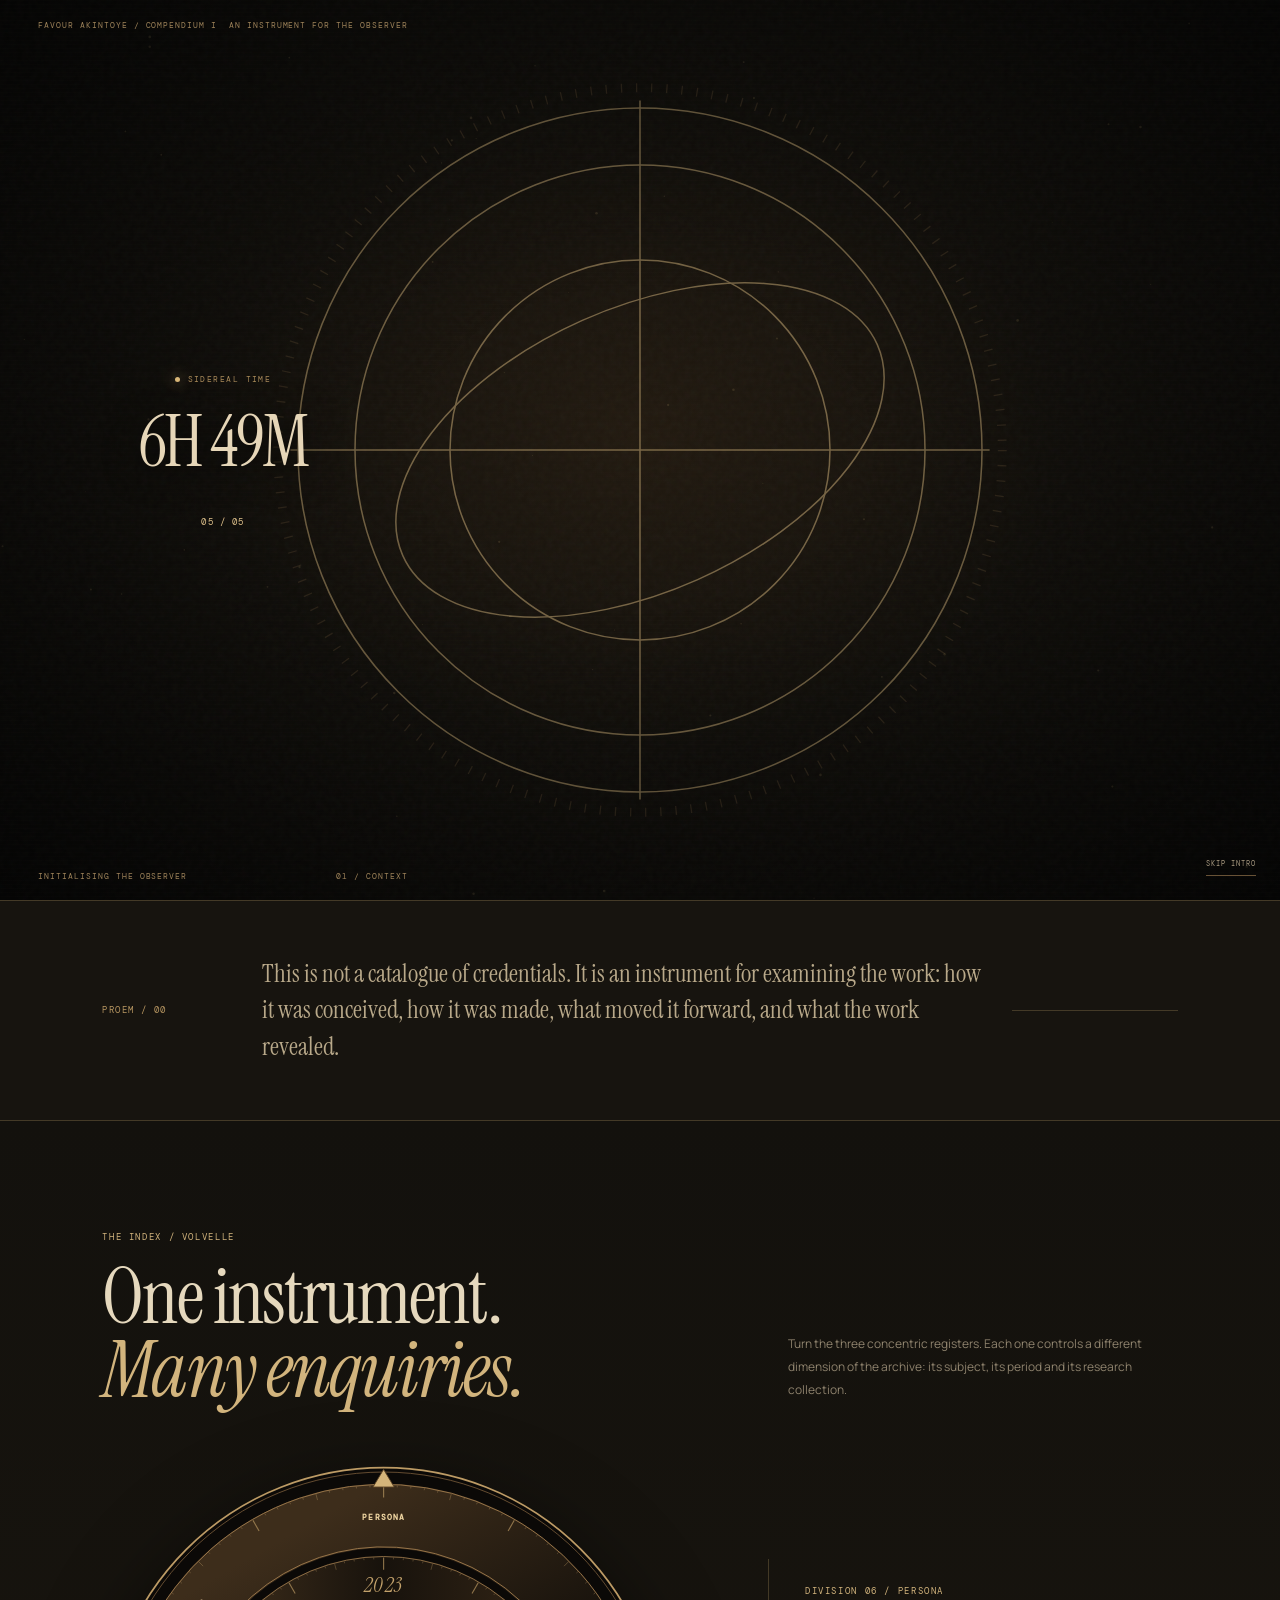
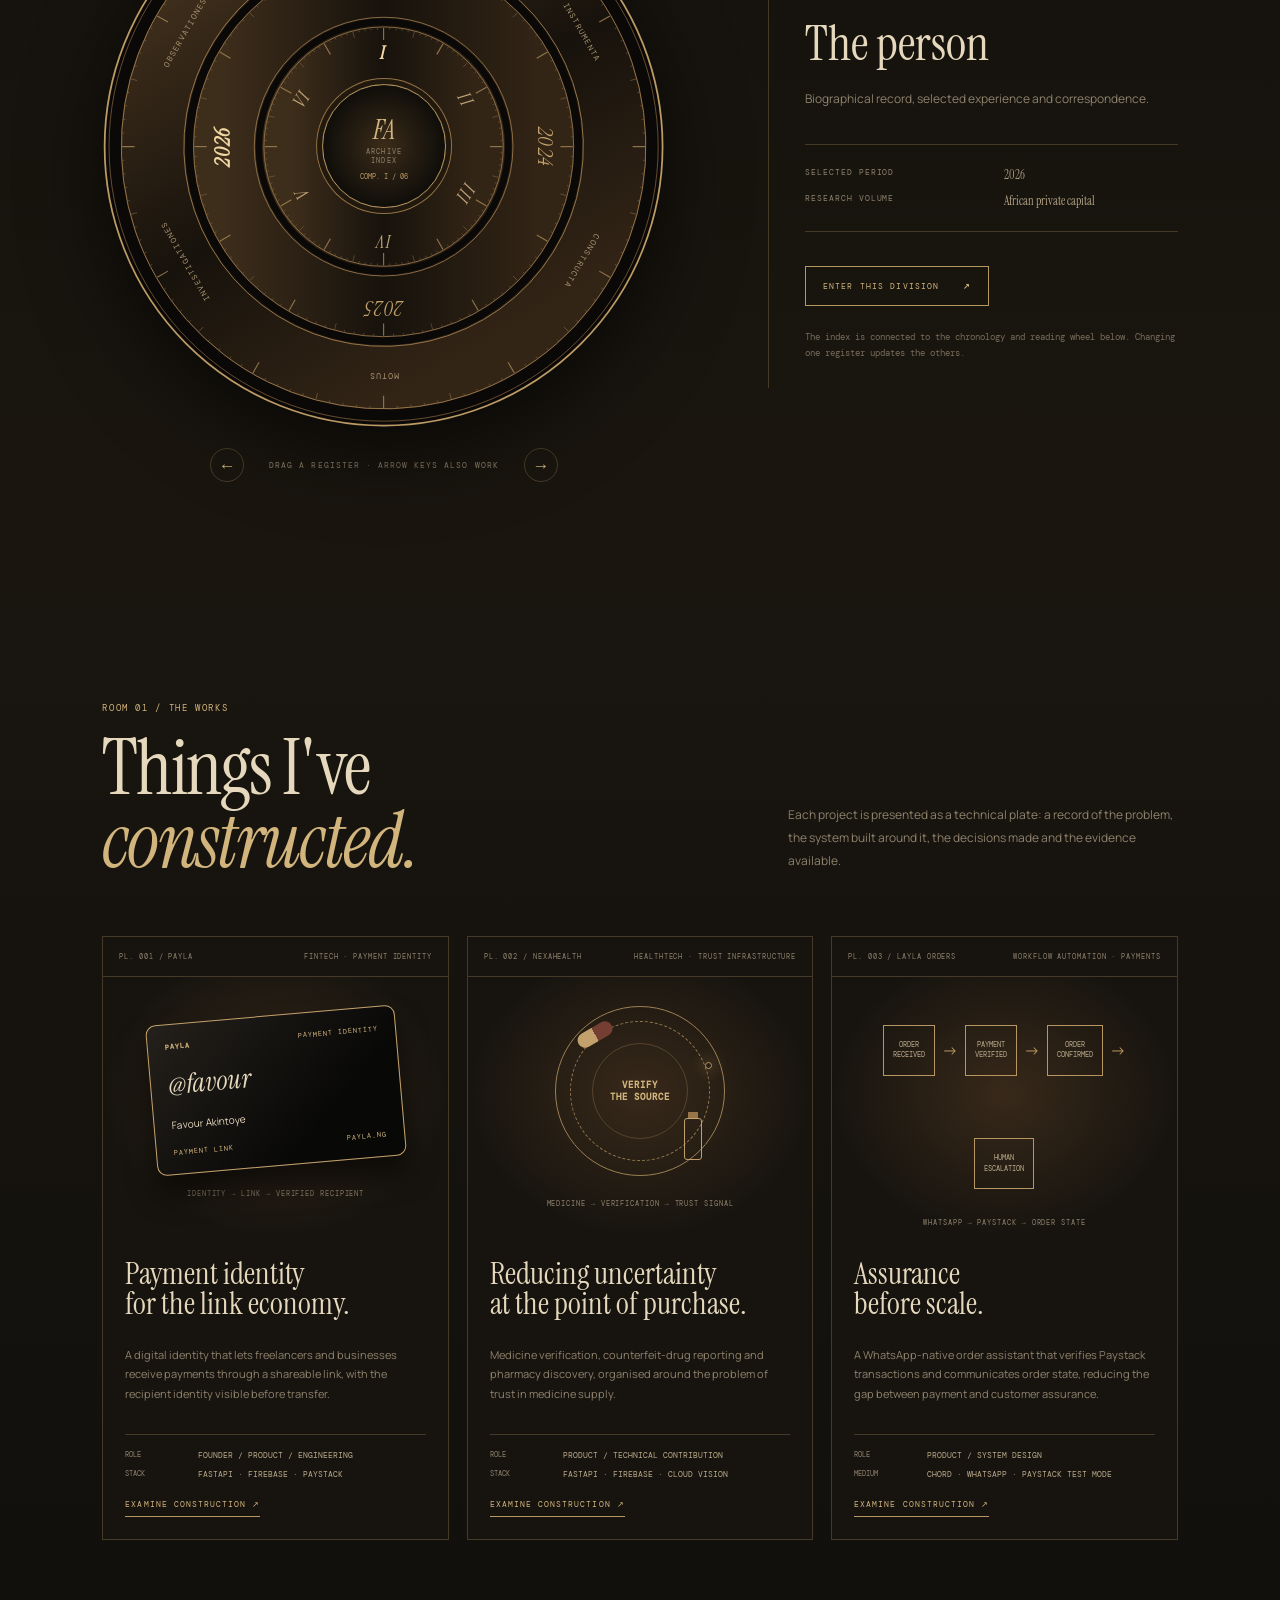
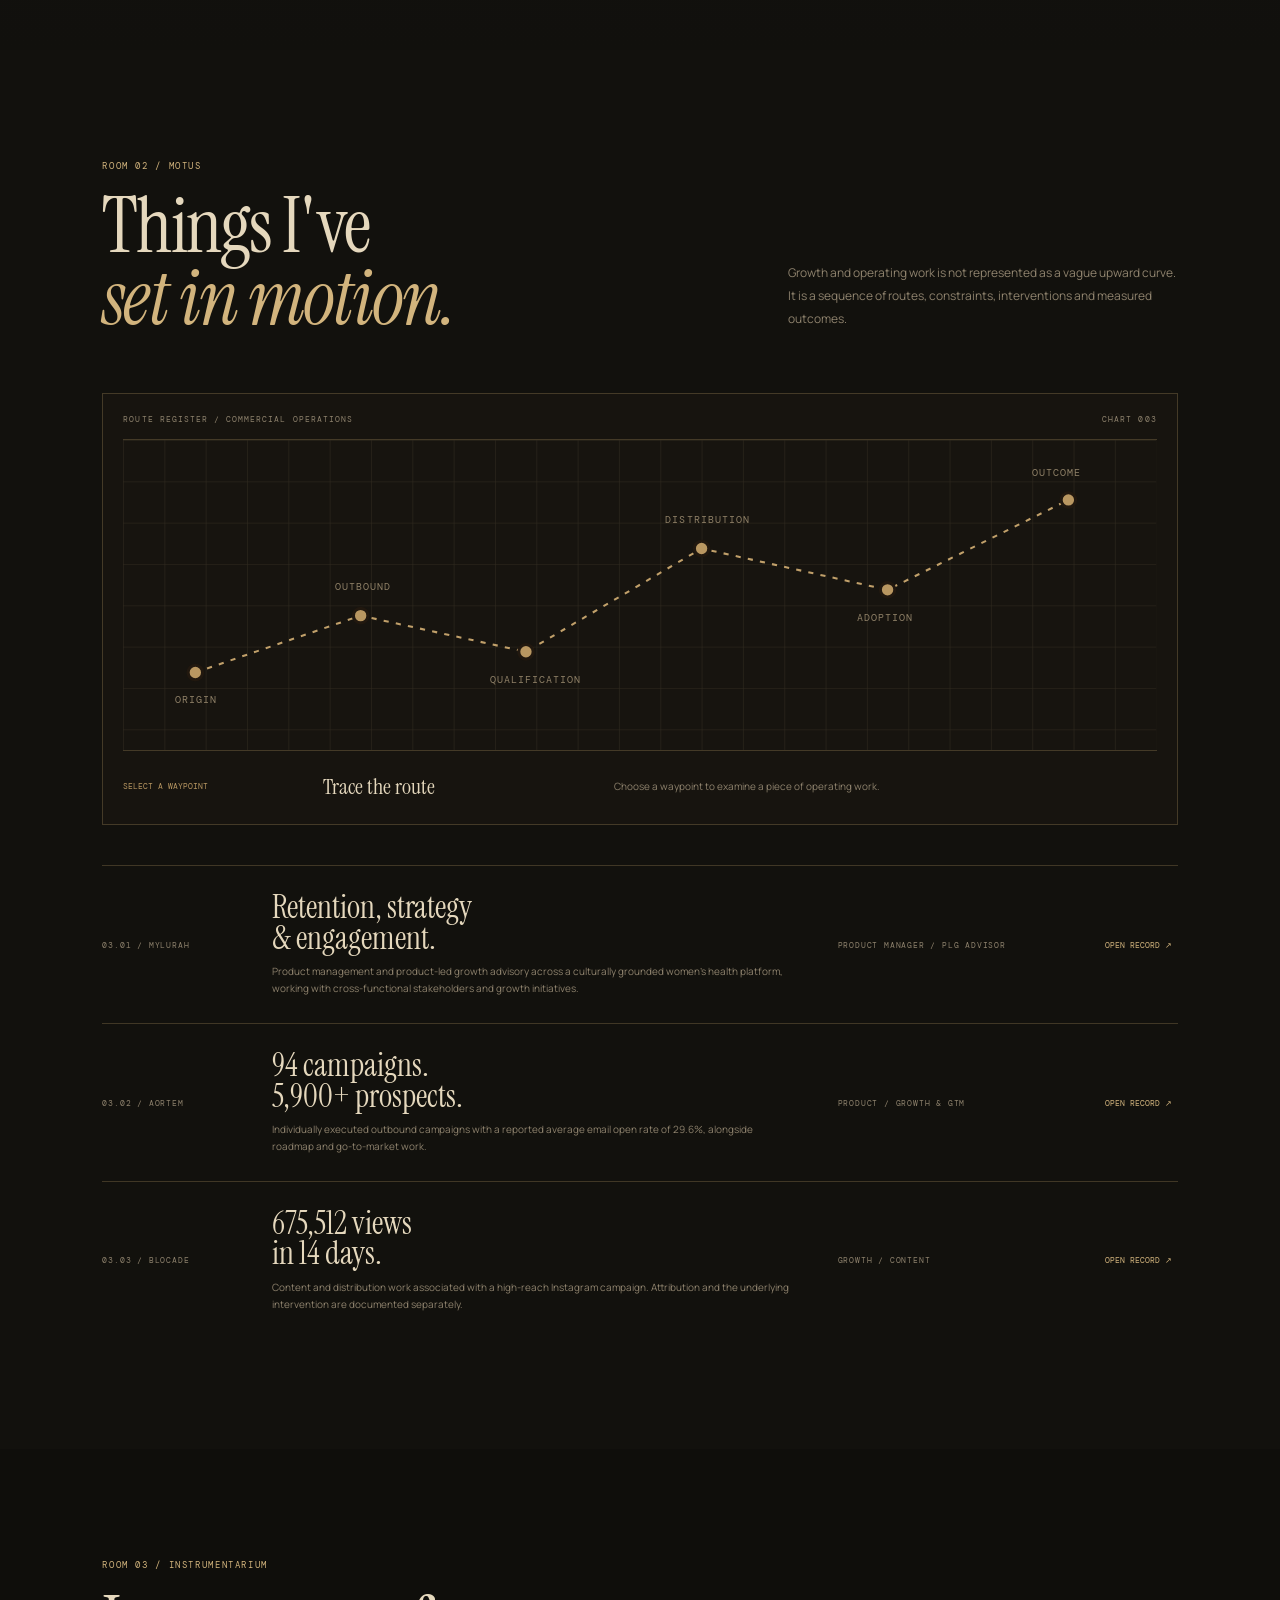
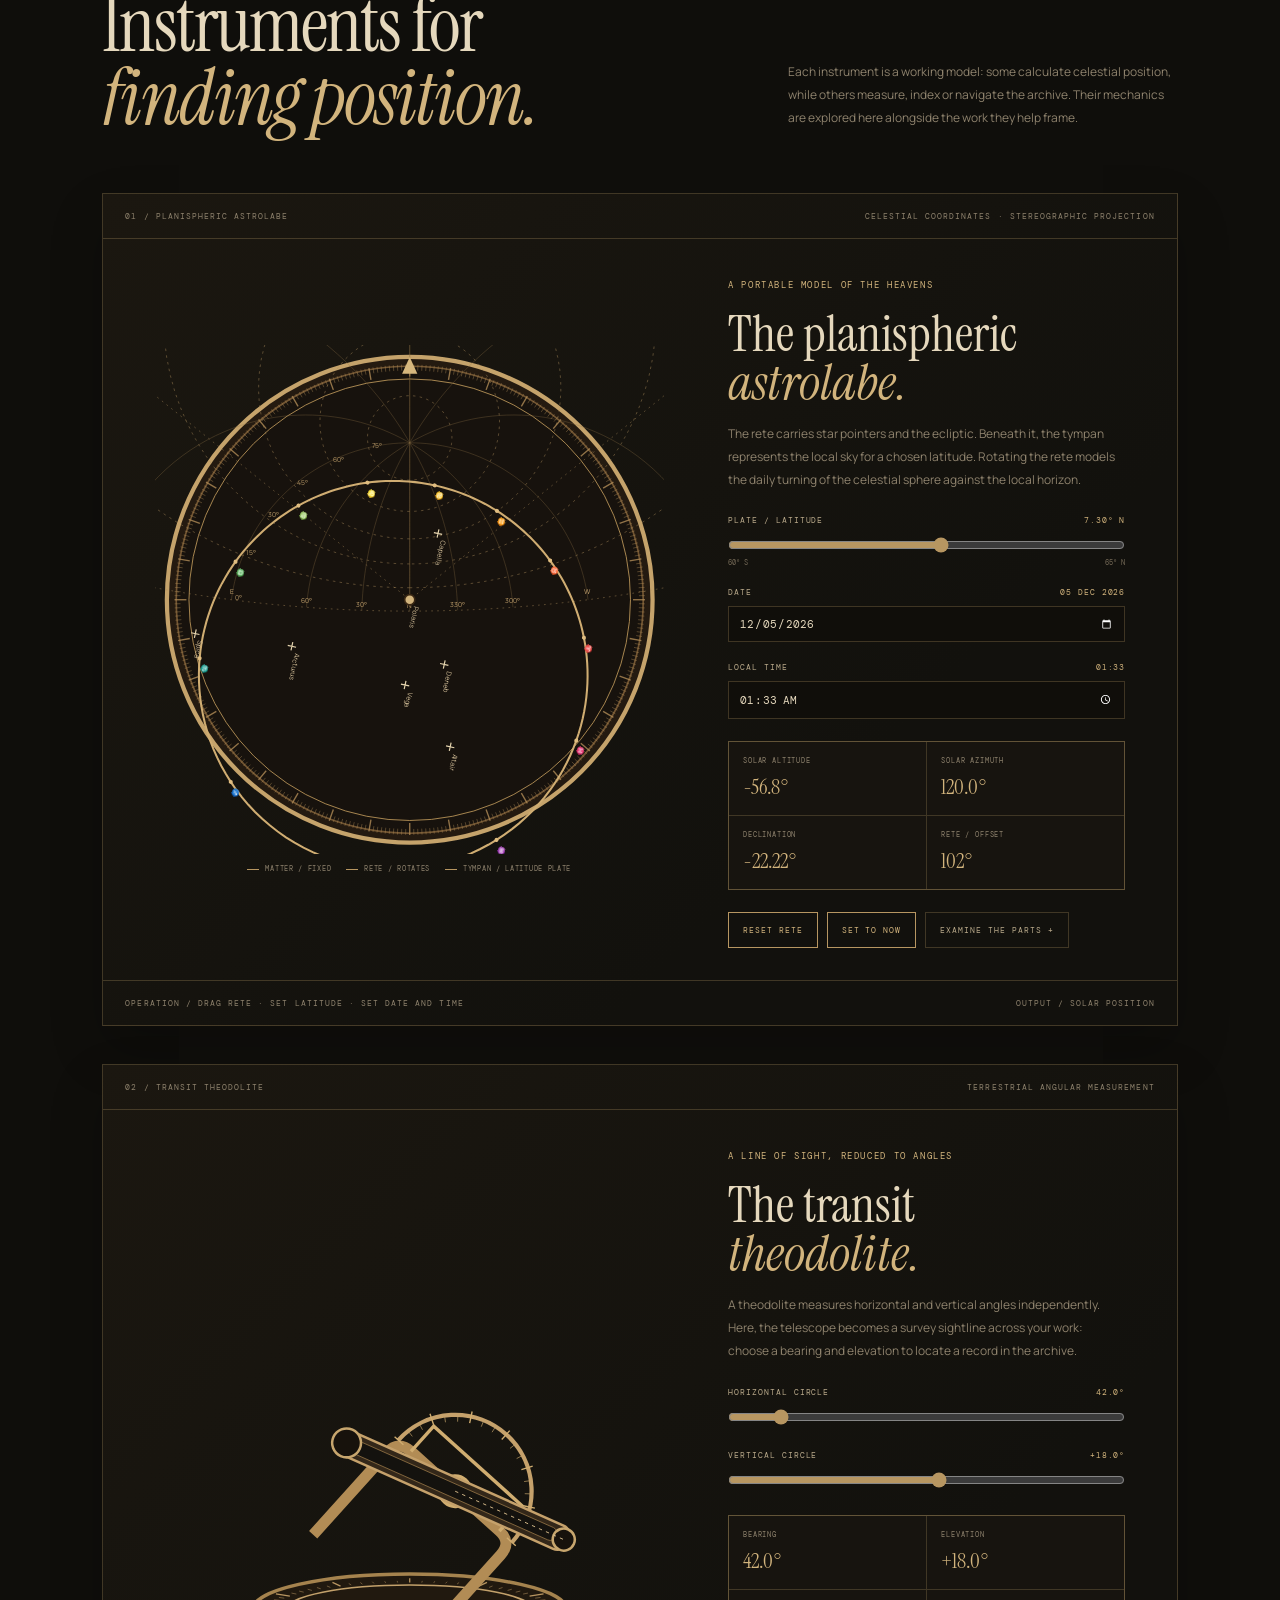
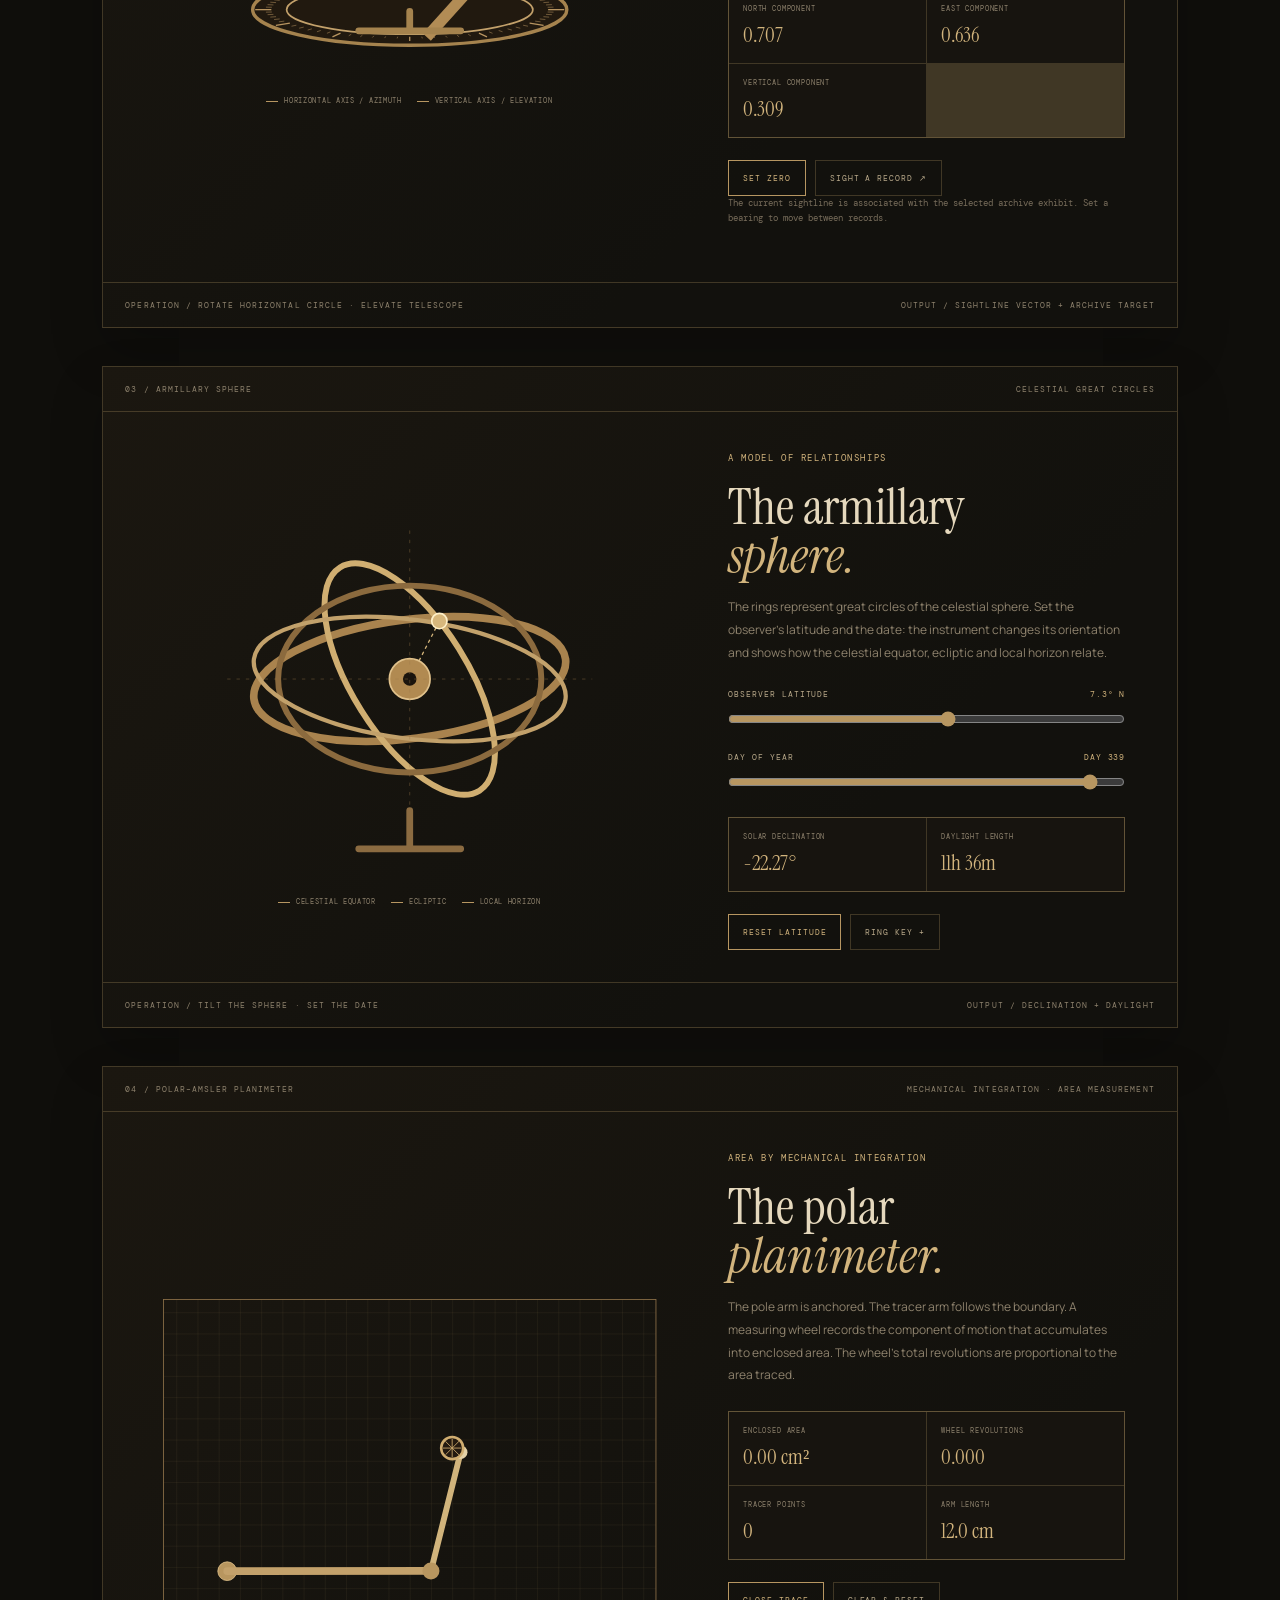
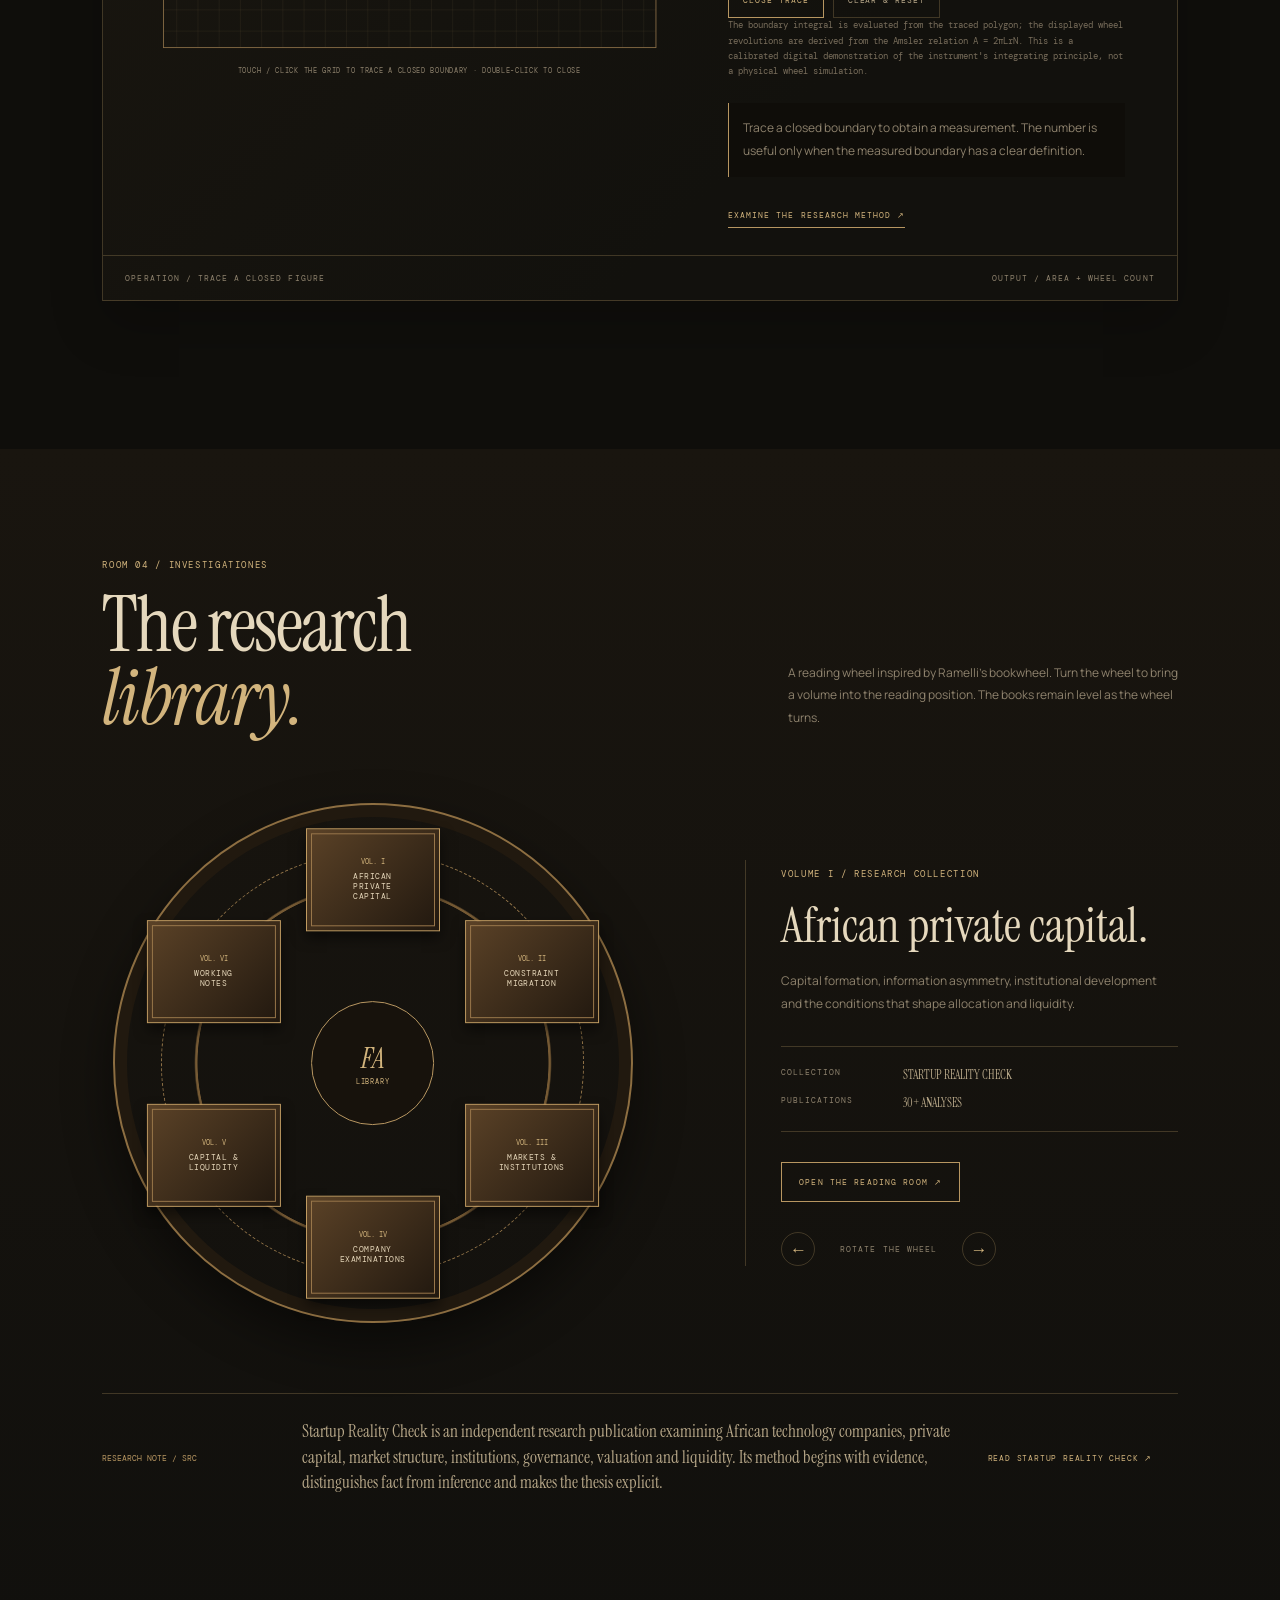
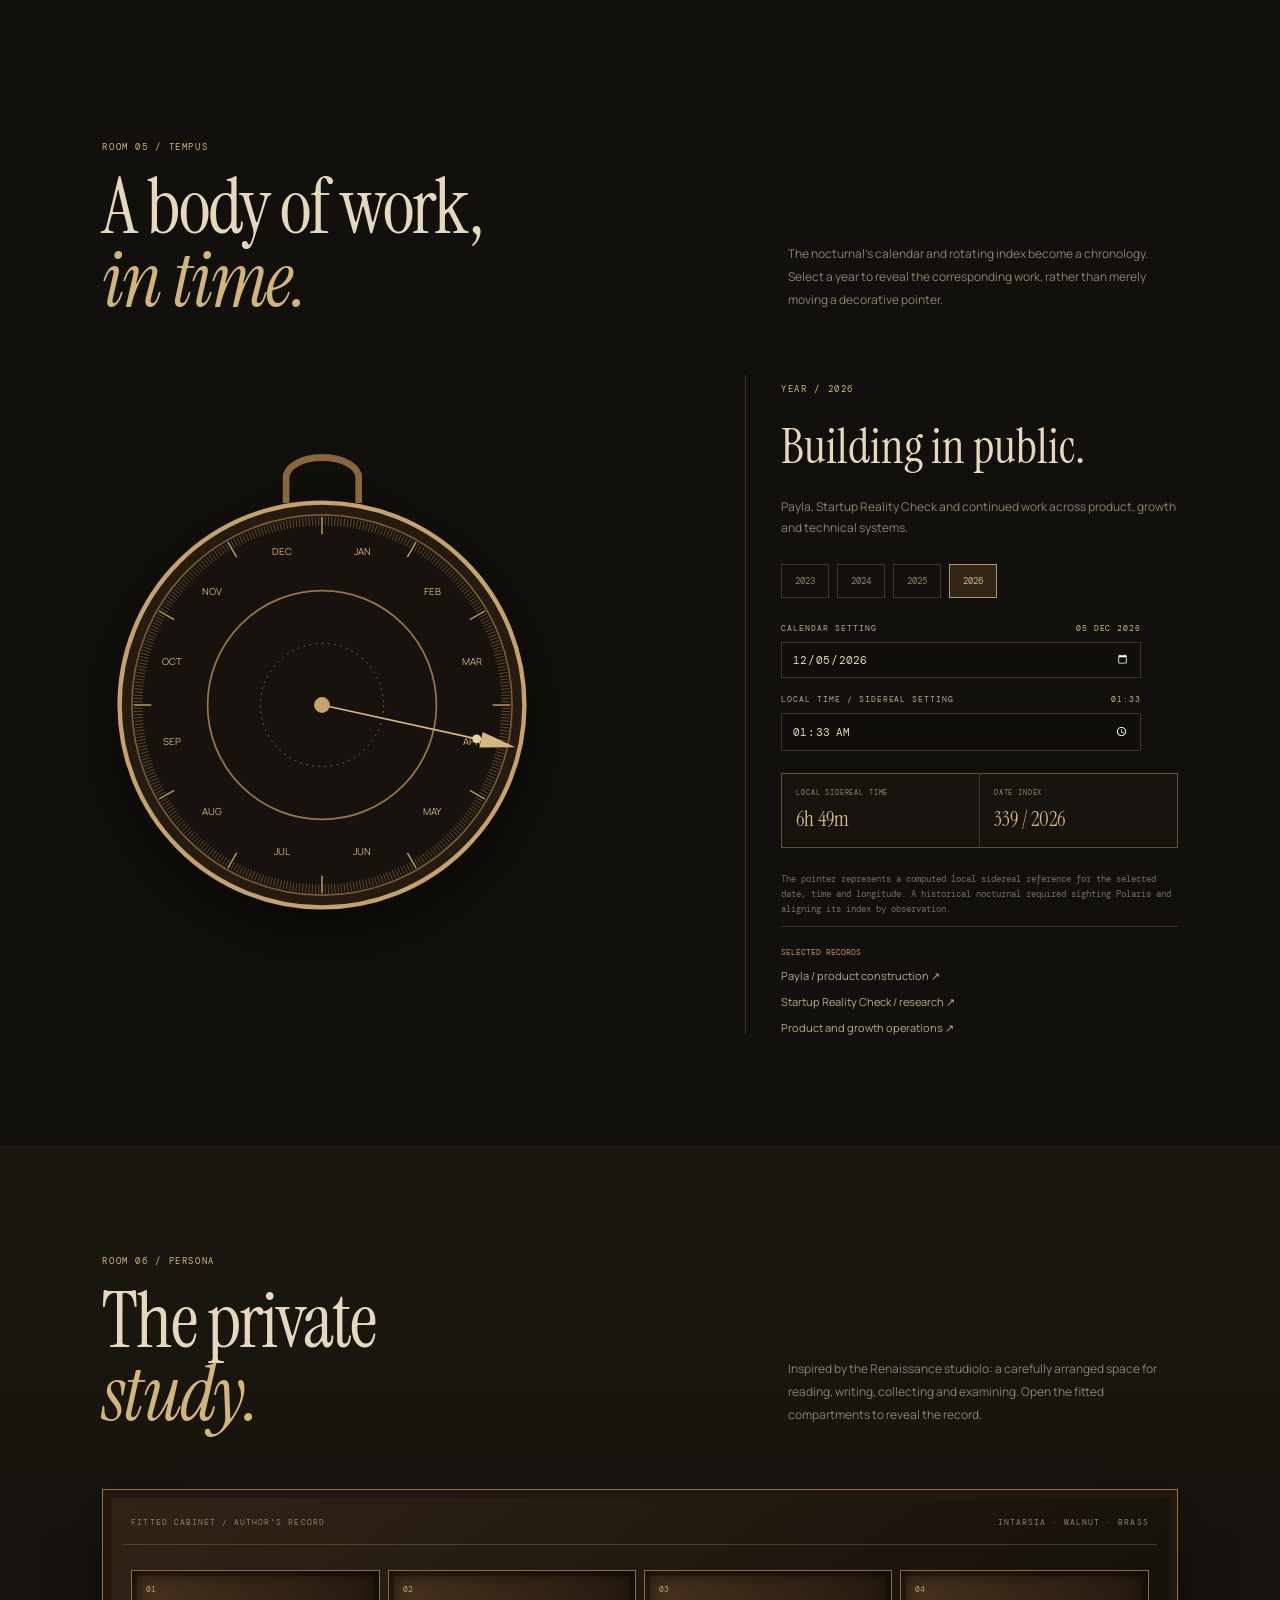
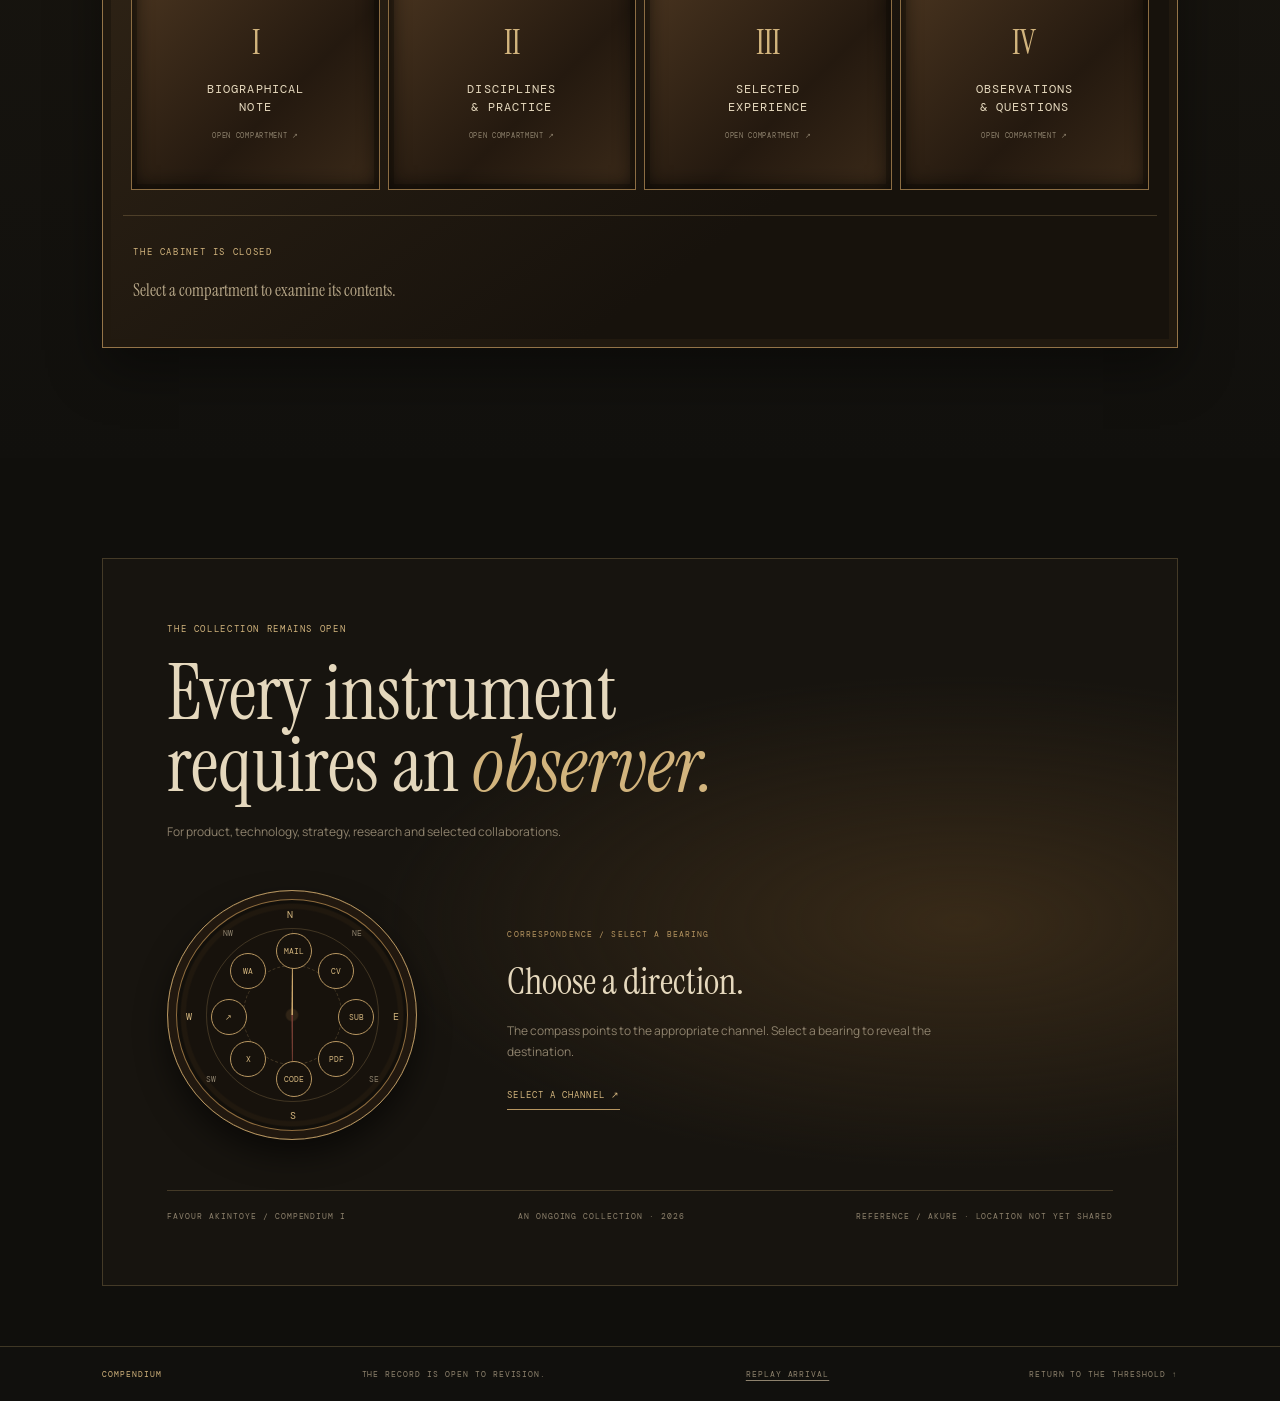
<file: static/index.html>
<!doctype html>
<html lang="en">

<head>
    <meta charset="utf-8">
    <meta name="viewport" content="width=device-width,initial-scale=1,viewport-fit=cover">
    <meta name="theme-color" content="#11100d">
    <meta name="description"
        content="The Favour Akintoye Compendium: products, systems, research and observations, arranged as a working digital instrumentarium.">
    <link rel="icon" href="/favicon.svg" type="image/svg+xml">
    <link rel="icon" href="/favicon-32.png" sizes="32x32" type="image/png">
    <link rel="shortcut icon" href="/favicon.ico">
    <link rel="apple-touch-icon" href="/apple-touch-icon.png">
    <link rel="manifest" href="/site.webmanifest">
    <link rel="canonical" href="https://favourakintoye.com/">
    <meta property="og:type" content="website">
    <meta property="og:site_name" content="Favour Akintoye">
    <meta property="og:title" content="Favour Akintoye: The Compendium">
    <meta property="og:description"
        content="Products, systems, research and observations, arranged as a working digital instrumentarium.">
    <meta property="og:url" content="https://favourakintoye.com/">
    <meta property="og:image" content="https://favourakintoye.com/og-image.png">
    <meta property="og:image:width" content="1200">
    <meta property="og:image:height" content="630">
    <meta property="og:image:alt" content="Favour Akintoye: The Compendium, an astrolabe-style portfolio">
    <meta name="twitter:card" content="summary_large_image">
    <meta name="twitter:title" content="Favour Akintoye: The Compendium">
    <meta name="twitter:description"
        content="Products, systems, research and observations, arranged as a working digital instrumentarium.">
    <meta name="twitter:image" content="https://favourakintoye.com/og-image.png">
    <title>Favour Akintoye: The Compendium</title>
    <link rel="preconnect" href="https://fonts.googleapis.com">
    <link rel="preconnect" href="https://fonts.gstatic.com" crossorigin>
    <link
        href="https://fonts.googleapis.com/css2?family=DM+Mono:wght@400;500&family=Instrument+Serif:ital@0;1&family=Manrope:wght@300;400;500;600;700&display=swap"
        rel="stylesheet">
    <link rel="stylesheet" href="styles.css?v=final-2">
</head>

<body class="arrival-open">
    <div class="grain" aria-hidden="true"></div>
    <div class="arrival cinematic-arrival" id="arrival" data-state="boot" role="dialog" aria-modal="true"
        aria-label="Loading the Compendium">
        <div class="arrival-grain" aria-hidden="true"></div>
        <svg class="arrival-stars" aria-hidden="true"></svg>
        <svg class="arrival-rings" viewBox="0 0 600 600" aria-hidden="true">
            <circle class="tk" cx="300" cy="300" r="286" />
            <circle class="rr" cx="300" cy="300" r="270" pathLength="1" />
            <circle class="rr" cx="300" cy="300" r="225" pathLength="1" />
            <ellipse class="rr" cx="300" cy="300" rx="205" ry="112" transform="rotate(-24 300 300)" pathLength="1" />
            <circle class="rr" cx="300" cy="300" r="150" pathLength="1" />
            <path class="rr" d="M300 24V576M24 300H576" pathLength="1" />
        </svg>
        <div class="arrival-top"><span>FAVOUR AKINTOYE / COMPENDIUM I</span><span>AN INSTRUMENT FOR THE OBSERVER</span>
        </div>
        <button class="arrival-skip skip-intro" id="skipArrival" type="button">SKIP INTRO</button>
        <div class="cinema-stage" id="cinemaStage">
            <div class="cinema-copy" id="cinemaCopy">
                <div class="sequence-kicker" id="sequenceKicker"><i></i><span></span></div>
                <h2 id="cinemaTitle" aria-live="polite"></h2>
                <p class="sequence-line" id="sequenceLine"></p>
                <div class="cinema-readout" id="cinemaReadout" aria-live="polite"></div>
                <div class="location-choice" id="locationChoice" hidden>
                    <p>Set the instrument to your position.</p>
                    <button class="arrival-primary" id="locateAndEnter" type="button">USE MY LOCATION</button>
                    <button class="arrival-skip" id="enterWithoutLocation" type="button">CONTINUE WITHOUT
                        LOCATION</button>
                </div>
            </div>
            <div class="mechanical-compendium globe-reveal" id="compendiumReveal" aria-hidden="true">
                <div class="globe-aura"></div>
                <div class="earth-frame">
                    <canvas id="earthCanvas"
                        aria-label="Illustrated orthographic Earth with latitude and longitude graticules, city labels and triangulated observer position"></canvas>
                    <div class="earth-atmosphere"></div>
                    <div class="earth-reticle" aria-hidden="true"></div>
                </div>
                <div class="globe-readout"><span id="instrumentLabel">LOCATING OBSERVER</span><b
                        id="instrumentLocation">POSITION / PENDING</b></div>
            </div>
        </div>
        <div class="arrival-bottom"><span id="arrivalStatusText">INITIALISING THE OBSERVER</span><span
                id="arrivalProgressLabel">01 / CONTEXT</span></div>
    </div>

    <header class="topbar"><a class="brand" href="#threshold"><span class="seal">FA</span><span>FAVOUR AKINTOYE <i>/
                    COMPENDIUM</i></span></a>
        <div class="top-meta"><span class="live-dot"></span><span>AN ONGOING COLLECTION</span><time
                id="localClock">LOCAL TIME · --:--:--</time><a href="#index">INDEX ↘</a></div><button
            class="menu-toggle" id="menuToggle" aria-label="Open navigation"><span></span><span></span></button>
    </header>
    <nav class="mobile-nav" id="mobileNav"><a href="#index">The index</a><a href="#instruments">Instruments</a><a
            href="#works">The works</a><a href="#operations">Operations</a><a href="#library">Research library</a><a
            href="#study">The study</a><a href="#correspondence">Correspondence</a></nav>
    <main>
        <section class="threshold" id="threshold">
            <div class="threshold-grid"></div>
            <div class="folio-mark">COMPENDIUM <b>I</b><span>2026 · NIGERIA</span></div>
            <div class="hero-copy">
                <div class="eyebrow"><span></span> A RECORD OF THOUGHT & CONSTRUCTION</div>
                <h1>A record of<br>what I <em>build.</em></h1>
                <p class="hero-deck">PRODUCT BUILDER · FOUNDER · INDEPENDENT ANALYST</p>
                <p class="hero-description">I build products and operating systems, and examine the institutions and
                    markets around them. My work spans product, technology, growth and independent research.</p>
                <div class="hero-proof"><span><b>PAYLA</b> Founder & product builder</span><span><b>AORTEM</b> 94
                        campaigns · 5,900+ prospects</span><span><b>SRC</b> 30+ company analyses</span></div>
                <div class="hero-actions"><button class="quiet-button location-button" id="useMyLocation"
                        type="button">USE MY LOCATION ↗</button><a class="button-link"
                        href="mailto:favour@payla.vip">CONTACT <b>↗</b></a><a class="button-link button-link-muted"
                        href="https://drive.google.com/file/d/12JA1jq07qLRulzEjMY7B38DpFFYXp9af/view?usp=drive_link"
                        target="_blank" rel="noopener">VIEW RESUME <b>↗</b></a></div><a class="text-link"
                    href="#index">ENTER THE COMPENDIUM <b>↓</b></a>
            </div>
            <div class="hero-object">
                <div class="object-caption"><span>INSTRUMENT 001</span><span>PLANISPHERIC ASTROLABE · DIGITAL
                        STUDY</span></div>
                <div class="astrolabe-shell"><svg id="heroAstrolabe" viewBox="0 0 600 600" role="img"
                        aria-label="Interactive astrolabe. Drag the rete to rotate the star map."></svg><span
                        class="drag-hint">DRAG THE OPENWORK RETE</span></div>
                <div class="object-caption"><span>RETE / ROTATABLE</span><span id="heroAstroReadout">LAT. 7.25° N ·
                        000°</span></div>
            </div>
            <div class="hero-foot"><span>PRODUCT / TECHNOLOGY / STRATEGY / RESEARCH</span><span
                    id="heroLocation">REFERENCE / AKURE · USE MY LOCATION</span></div>
        </section>
        <section class="intro-strip"><span class="section-index">PROEM / 00</span>
            <p>This is not a catalogue of credentials. It is an instrument for examining the work: how it was conceived,
                how it was made, what moved it forward, and what the work revealed.</p><span class="intro-rule"></span>
        </section>
        <section class="index-section section-pad" id="index">
            <div class="section-heading">
                <div>
                    <div class="eyebrow">THE INDEX / VOLVELLE</div>
                    <h2>One instrument.<br><em>Many enquiries.</em></h2>
                </div>
                <p>Turn the three concentric registers. Each one controls a different dimension of the archive: its
                    subject, its period and its research collection.</p>
            </div>
            <div class="volvelle-layout">
                <div class="volvelle-wrap">
                    <div class="volvelle" id="volvelle" aria-label="Three-ring interactive archive volvelle"><svg
                            id="volvelleSvg" viewBox="0 0 640 640" role="group"
                            aria-label="Rotate the outer ring for archive divisions, middle ring for years, inner ring for research volumes"></svg>
                        <div class="volvelle-center"><span>FA</span><small>ARCHIVE<br>INDEX</small><b
                                id="volvelleCenterCode">COMP. I</b></div>
                    </div>
                    <div class="volvelle-controls"><button id="divisionPrev"
                            aria-label="Previous division">←</button><span>DRAG A REGISTER · ARROW KEYS ALSO
                            WORK</span><button id="divisionNext" aria-label="Next division">→</button></div>
                </div>
                <aside class="index-reading" aria-live="polite"><span class="small-label" id="divisionCode">DIVISION 01
                        / INSTRUMENTA</span>
                    <h3 id="divisionTitle">The instrument</h3>
                    <p id="divisionBody">Methods, tools and ways of seeing: the conceptual and practical instruments
                        used to examine a problem.</p>
                    <div class="index-selection"><span>SELECTED PERIOD</span><b
                            id="yearSelection">2026</b><span>RESEARCH VOLUME</span><b id="volumeSelection">African
                            private capital</b></div><a class="button-link" id="divisionLink" href="#instruments">ENTER
                        THIS DIVISION <b>↗</b></a>
                    <p class="micro-note">The index is connected to the chronology and reading wheel below. Changing one
                        register updates the others.</p>
                </aside>
            </div>
        </section>

        <section class="works-section section-pad" id="works">
            <div class="section-heading">
                <div>
                    <div class="eyebrow">ROOM 01 / THE WORKS</div>
                    <h2>Things I've<br><em>constructed.</em></h2>
                </div>
                <p>Each project is presented as a technical plate: a record of the problem, the system built around it,
                    the decisions made and the evidence available.</p>
            </div>
            <div class="work-grid">
                <article class="work-card work-payla" data-record="payla">
                    <div class="work-top"><span>PL. 001 / PAYLA</span><span>FINTECH · PAYMENT IDENTITY</span></div>
                    <div class="payla-specimen">
                        <div class="payla-card">
                            <div class="payla-card-head"><b>PAYLA</b><span>PAYMENT IDENTITY</span></div>
                            <div class="payla-handle">@favour</div><strong>Favour Akintoye</strong>
                            <div class="payla-card-foot"><span>PAYMENT LINK</span><span>PAYLA.NG</span></div>
                        </div>
                        <div class="specimen-caption">IDENTITY → LINK → VERIFIED RECIPIENT</div>
                    </div>
                    <div class="work-text">
                        <h3>Payment identity<br>for the link economy.</h3>
                        <p>A digital identity that lets freelancers and businesses receive payments through a shareable
                            link, with the recipient identity visible before transfer.</p>
                        <div class="metadata"><span>ROLE</span><b>FOUNDER / PRODUCT /
                                ENGINEERING</b><span>STACK</span><b>FASTAPI · FIREBASE · PAYSTACK</b></div><button
                            class="text-button" data-open-record="payla">EXAMINE CONSTRUCTION ↗</button>
                    </div>
                </article>
                <article class="work-card work-nexa" data-record="nexahealth">
                    <div class="work-top"><span>PL. 002 / NEXAHEALTH</span><span>HEALTHTECH · TRUST
                            INFRASTRUCTURE</span></div>
                    <div class="nexa-plate">
                        <div class="medicine-orbit"><span class="pill"></span><span class="vial"></span><span
                                class="scan"></span><b>VERIFY<br>THE SOURCE</b></div>
                        <div class="specimen-caption">MEDICINE → VERIFICATION → TRUST SIGNAL</div>
                    </div>
                    <div class="work-text">
                        <h3>Reducing uncertainty<br>at the point of purchase.</h3>
                        <p>Medicine verification, counterfeit-drug reporting and pharmacy discovery, organised around
                            the problem of trust in medicine supply.</p>
                        <div class="metadata"><span>ROLE</span><b>PRODUCT / TECHNICAL
                                CONTRIBUTION</b><span>STACK</span><b>FASTAPI · FIREBASE · CLOUD VISION</b></div><button
                            class="text-button" data-open-record="nexahealth">EXAMINE CONSTRUCTION ↗</button>
                    </div>
                </article>
                <article class="work-card work-layla" data-record="layla">
                    <div class="work-top"><span>PL. 003 / LAYLA ORDERS</span><span>WORKFLOW AUTOMATION · PAYMENTS</span>
                    </div>
                    <div class="workflow-plate">
                        <div class="flow-node">ORDER<br>RECEIVED</div><i>→</i>
                        <div class="flow-node">PAYMENT<br>VERIFIED</div><i>→</i>
                        <div class="flow-node">ORDER<br>CONFIRMED</div><i>→</i>
                        <div class="flow-node">HUMAN<br>ESCALATION</div>
                        <div class="specimen-caption">WHATSAPP → PAYSTACK → ORDER STATE</div>
                    </div>
                    <div class="work-text">
                        <h3>Assurance<br>before scale.</h3>
                        <p>A WhatsApp-native order assistant that verifies Paystack transactions and communicates order
                            state, reducing the gap between payment and customer assurance.</p>
                        <div class="metadata"><span>ROLE</span><b>PRODUCT / SYSTEM DESIGN</b><span>MEDIUM</span><b>CHORD
                                · WHATSAPP · PAYSTACK TEST MODE</b></div><button class="text-button"
                            data-open-record="layla">EXAMINE CONSTRUCTION ↗</button>
                    </div>
                </article>
            </div>
            <div class="record-modal" id="recordModal" aria-hidden="true">
                <div class="modal-panel" role="dialog" aria-modal="true" aria-labelledby="modalTitle"><button
                        class="modal-close" id="modalClose" aria-label="Close case record">×</button><span
                        class="small-label" id="modalEyebrow">TECHNICAL RECORD</span>
                    <h3 id="modalTitle">Case record</h3>
                    <div id="modalBody"></div>
                </div>
            </div>
        </section>
        <section class="operations-section section-pad" id="operations">
            <div class="section-heading">
                <div>
                    <div class="eyebrow">ROOM 02 / MOTUS</div>
                    <h2>Things I've<br><em>set in motion.</em></h2>
                </div>
                <p>Growth and operating work is not represented as a vague upward curve. It is a sequence of routes,
                    constraints, interventions and measured outcomes.</p>
            </div>
            <div class="route-instrument">
                <div class="route-top"><span>ROUTE REGISTER / COMMERCIAL OPERATIONS</span><span>CHART 003</span></div>
                <svg id="routeMap" viewBox="0 0 1000 300" role="img"
                    aria-label="Interactive route map linking product, growth, distribution and outcomes">
                    <defs>
                        <pattern id="routeGrid" width="40" height="40" patternUnits="userSpaceOnUse">
                            <path d="M40 0H0V40" fill="none" stroke="#8e7959" stroke-opacity=".22" />
                        </pattern>
                    </defs>
                    <rect width="1000" height="300" fill="url(#routeGrid)" />
                    <path d="M70 225L230 170L390 205L560 105L740 145L915 58" fill="none" stroke="#c1a06a"
                        stroke-width="2" stroke-dasharray="5 7" />
                    <g class="route-points">
                        <circle data-route="0" cx="70" cy="225" r="7" />
                        <circle data-route="1" cx="230" cy="170" r="7" />
                        <circle data-route="2" cx="390" cy="205" r="7" />
                        <circle data-route="3" cx="560" cy="105" r="7" />
                        <circle data-route="4" cx="740" cy="145" r="7" />
                        <circle data-route="5" cx="915" cy="58" r="7" />
                    </g>
                    <g class="route-labels"><text x="50" y="255">ORIGIN</text><text x="205" y="145">OUTBOUND</text><text
                            x="355" y="235">QUALIFICATION</text><text x="525" y="80">DISTRIBUTION</text><text x="710"
                            y="175">ADOPTION</text><text x="880" y="35">OUTCOME</text></g>
                </svg>
                <div class="route-detail" id="routeDetail"><span>SELECT A WAYPOINT</span><b>Trace the route</b>
                    <p>Choose a waypoint to examine a piece of operating work.</p>
                </div>
            </div>
            <div class="operation-list">
                <article><span>03.01 / MYLURAH</span>
                    <div>
                        <h3>Retention, strategy<br>& engagement.</h3>
                        <p>Product management and product-led growth advisory across a culturally grounded women's
                            health platform, working with cross-functional stakeholders and growth initiatives.</p>
                    </div><b>PRODUCT MANAGER / PLG ADVISOR</b><button data-open-record="mylurah">OPEN RECORD ↗</button>
                </article>
                <article><span>03.02 / AORTEM</span>
                    <div>
                        <h3>94 campaigns.<br>5,900+ prospects.</h3>
                        <p>Individually executed outbound campaigns with a reported average email open rate of 29.6%,
                            alongside roadmap and go-to-market work.</p>
                    </div><b>PRODUCT / GROWTH & GTM</b><button data-open-record="aortem">OPEN RECORD ↗</button>
                </article>
                <article><span>03.03 / BLOCADE</span>
                    <div>
                        <h3>675,512 views<br>in 14 days.</h3>
                        <p>Content and distribution work associated with a high-reach Instagram campaign. Attribution
                            and the underlying intervention are documented separately.</p>
                    </div><b>GROWTH / CONTENT</b><button data-open-record="blocade">OPEN RECORD ↗</button>
                </article>
            </div>
        </section>
        <section class="instrumentarium section-pad" id="instruments">
            <div class="section-heading">
                <div>
                    <div class="eyebrow">ROOM 03 / INSTRUMENTARIUM</div>
                    <h2>Instruments for<br><em>finding position.</em></h2>
                </div>
                <p>Each instrument is a working model: some calculate celestial position, while others measure, index or
                    navigate the archive. Their mechanics are explored here alongside the work they help frame.</p>
            </div>
            <article class="instrument-card astrolabe-card" id="astrolabeExhibit">
                <div class="instrument-topline"><span>01 / PLANISPHERIC ASTROLABE</span><span>CELESTIAL COORDINATES ·
                        STEREOGRAPHIC PROJECTION</span></div>
                <div class="instrument-grid">
                    <div class="instrument-visual"><svg id="workingAstrolabe" viewBox="0 0 600 600" role="img"
                            aria-label="Working planispheric astrolabe front. Drag the rete to rotate it."></svg>
                        <div class="visual-legend"><span>MATTER / FIXED</span><span>RETE / ROTATES</span><span>TYMPAN /
                                LATITUDE PLATE</span></div>
                    </div>
                    <div class="instrument-copy"><span class="small-label">A PORTABLE MODEL OF THE HEAVENS</span>
                        <h3>The planispheric<br><em>astrolabe.</em></h3>
                        <p>The rete carries star pointers and the ecliptic. Beneath it, the tympan represents the local
                            sky for a chosen latitude. Rotating the rete models the daily turning of the celestial
                            sphere against the local horizon.</p>
                        <div class="control-block"><label for="astroLatitude">PLATE / LATITUDE <output
                                    id="astroLatOut">7.25° N</output></label><input id="astroLatitude" type="range"
                                min="-60" max="65" step="0.01" value="7.25">
                            <div class="range-ends"><span>60° S</span><span>65° N</span></div>
                        </div>
                        <div class="control-block"><label for="astroDate">DATE <output
                                    id="astroDateOut">TODAY</output></label><input id="astroDate" type="date"></div>
                        <div class="control-block"><label for="astroTime">LOCAL TIME <output
                                    id="astroTimeOut">12:00</output></label><input id="astroTime" type="time"
                                value="12:00"></div>
                        <div class="readout-grid">
                            <div><span>SOLAR ALTITUDE</span><b id="sunAltitude">—</b></div>
                            <div><span>SOLAR AZIMUTH</span><b id="sunAzimuth">—</b></div>
                            <div><span>DECLINATION</span><b id="sunDeclination">—</b></div>
                            <div><span>RETE / OFFSET</span><b id="reteAngleReadout">000°</b></div>
                        </div>
                        <div class="button-row"><button class="action-button" id="astroReset">RESET RETE</button><button
                                class="action-button" id="observerNow">SET TO NOW</button><button class="quiet-button"
                                id="astroExplain">EXAMINE THE PARTS +</button></div>
                        <div class="part-notes" id="astroParts">
                            <p><b>MATER</b>: the body and graduated limb that holds the instrument.</p>
                            <p><b>TYMPAN</b>: the latitude-specific projection of the local sky.</p>
                            <p><b>RETE</b>: the rotating star map and ecliptic.</p>
                            <p><b>RULE</b>: an index for reading alignments and scales.</p>
                            <p class="micro-note">Solar position is calculated from date, local time, latitude and
                                longitude using NOAA's approximate solar-position equations. The drawn rete is an
                                educational stereographic model, not a calibrated historical replica.</p>
                        </div>
                    </div>
                </div>
                <div class="instrument-bottomline"><span>OPERATION / DRAG RETE · SET LATITUDE · SET DATE AND
                        TIME</span><span>OUTPUT / SOLAR POSITION</span></div>
            </article>
            <article class="instrument-card theodolite-card">
                <div class="instrument-topline"><span>02 / TRANSIT THEODOLITE</span><span>TERRESTRIAL ANGULAR
                        MEASUREMENT</span></div>
                <div class="instrument-grid">
                    <div class="theodolite-visual" id="theodoliteVisual"><svg viewBox="0 0 600 470" id="theodoliteSvg"
                            role="img"
                            aria-label="Interactive transit theodolite. Adjust the horizontal and vertical circles."></svg>
                        <div class="visual-legend"><span>HORIZONTAL AXIS / AZIMUTH</span><span>VERTICAL AXIS /
                                ELEVATION</span></div>
                    </div>
                    <div class="instrument-copy"><span class="small-label">A LINE OF SIGHT, REDUCED TO ANGLES</span>
                        <h3>The transit<br><em>theodolite.</em></h3>
                        <p>A theodolite measures horizontal and vertical angles independently. Here, the telescope
                            becomes a survey sightline across your work: choose a bearing and elevation to locate a
                            record in the archive.</p>
                        <div class="control-block"><label for="theoHorizontal">HORIZONTAL CIRCLE <output
                                    id="theoHOut">042.0°</output></label><input id="theoHorizontal" type="range" min="0"
                                max="359.5" step="0.5" value="42"></div>
                        <div class="control-block"><label for="theoVertical">VERTICAL CIRCLE <output
                                    id="theoVOut">+18.0°</output></label><input id="theoVertical" type="range" min="-30"
                                max="60" step="0.5" value="18"></div>
                        <div class="readout-grid">
                            <div><span>BEARING</span><b id="theoBearing">042°</b></div>
                            <div><span>ELEVATION</span><b id="theoElevation">+18°</b></div>
                            <div><span>NORTH COMPONENT</span><b id="theoHorizontalComponent">0.951</b></div>
                            <div><span>EAST COMPONENT</span><b id="theoEastComponent">0.309</b></div>
                            <div><span>VERTICAL COMPONENT</span><b id="theoVerticalComponent">0.309</b></div>
                        </div>
                        <div class="button-row"><button class="action-button" id="theoZero">SET ZERO</button><button
                                class="quiet-button" id="theoTarget">SIGHT A RECORD ↗</button></div>
                        <p class="micro-note" id="theoTargetNote">The current sightline is associated with the selected
                            archive exhibit. Set a bearing to move between records.</p>
                    </div>
                </div>
                <div class="instrument-bottomline"><span>OPERATION / ROTATE HORIZONTAL CIRCLE · ELEVATE
                        TELESCOPE</span><span>OUTPUT / SIGHTLINE VECTOR + ARCHIVE TARGET</span></div>
            </article>
            <article class="instrument-card armillary-card">
                <div class="instrument-topline"><span>03 / ARMILLARY SPHERE</span><span>CELESTIAL GREAT CIRCLES</span>
                </div>
                <div class="instrument-grid">
                    <div class="armillary-visual"><svg id="armillarySvg" viewBox="0 0 600 470" role="img"
                            aria-label="Adjustable armillary sphere with equator, ecliptic, tropics and horizon rings"></svg>
                        <div class="visual-legend"><span>CELESTIAL EQUATOR</span><span>ECLIPTIC</span><span>LOCAL
                                HORIZON</span></div>
                    </div>
                    <div class="instrument-copy"><span class="small-label">A MODEL OF RELATIONSHIPS</span>
                        <h3>The armillary<br><em>sphere.</em></h3>
                        <p>The rings represent great circles of the celestial sphere. Set the observer's latitude and
                            the date: the instrument changes its orientation and shows how the celestial equator,
                            ecliptic and local horizon relate.</p>
                        <div class="control-block"><label for="armLatitude">OBSERVER LATITUDE <output
                                    id="armLatOut">7.25° N</output></label><input id="armLatitude" type="range"
                                min="-66" max="66" step="0.1" value="7.25"></div>
                        <div class="control-block"><label for="armDay">DAY OF YEAR <output id="armDayOut">DAY
                                    315</output></label><input id="armDay" type="range" min="1" max="365" value="315">
                        </div>
                        <div class="readout-grid">
                            <div><span>SOLAR DECLINATION</span><b id="armDecl">—</b></div>
                            <div><span>DAYLIGHT LENGTH</span><b id="armDaylight">—</b></div>
                        </div>
                        <div class="button-row"><button class="action-button" id="armReset">RESET
                                LATITUDE</button><button class="quiet-button" id="armExplain">RING KEY +</button></div>
                        <div class="part-notes" id="armNotes">
                            <p><b>EQUATOR</b>: celestial equator, projected from Earth's equator.</p>
                            <p><b>ECLIPTIC</b>: apparent annual path of the Sun.</p>
                            <p><b>TROPICS</b>: declination limits of the Sun, approximately ±23.44°.</p>
                            <p><b>HORIZON</b>: local boundary between visible and hidden sky.</p>
                        </div>
                    </div>
                </div>
                <div class="instrument-bottomline"><span>OPERATION / TILT THE SPHERE · SET THE DATE</span><span>OUTPUT /
                        DECLINATION + DAYLIGHT</span></div>
            </article>
            <article class="instrument-card planimeter-card">
                <div class="instrument-topline"><span>04 / POLAR–AMSLER PLANIMETER</span><span>MECHANICAL INTEGRATION ·
                        AREA MEASUREMENT</span></div>
                <div class="instrument-grid">
                    <div class="planimeter-visual"><svg id="planimeterSvg" viewBox="0 0 600 430" role="img"
                            aria-label="Trace a closed outline with the planimeter tracer. The measuring wheel integrates the enclosed area.">
                            <defs>
                                <pattern id="planGrid" width="25" height="25" patternUnits="userSpaceOnUse">
                                    <path d="M25 0H0V25" fill="none" stroke="#9d845c" stroke-opacity=".18" />
                                </pattern>
                            </defs>
                            <rect x="10" y="10" width="580" height="410" fill="url(#planGrid)" stroke="#8c7048" />
                            <circle cx="85" cy="330" r="11" fill="#b8965f" stroke="#e0c18a" />
                            <path id="planPoleArm" d="M85 330L300 210" stroke="#c3a16b" stroke-width="9"
                                stroke-linecap="round" />
                            <path id="planTracerArm" d="M300 210L420 150" stroke="#d1b47c" stroke-width="7"
                                stroke-linecap="round" />
                            <circle id="planJoint" cx="300" cy="210" r="10" fill="#b8965f" />
                            <circle id="planTracer" cx="420" cy="150" r="8" fill="#e4d1a7" />
                            <g id="planWheelAssembly">
                                <circle cx="350" cy="185" r="13" fill="#241a10" stroke="#d0ad70" stroke-width="3" />
                                <path d="M350 174V196M339 185H361M342 177L358 193M358 177L342 193" stroke="#d0ad70"
                                    stroke-width="1" />
                            </g>
                            <path id="planTrace" d="" fill="rgba(183,150,97,.12)" stroke="#c7a66e" stroke-width="2"
                                stroke-dasharray="4 3" />
                        </svg>
                        <div class="planimeter-instructions">TOUCH / CLICK THE GRID TO TRACE A CLOSED BOUNDARY ·
                            DOUBLE-CLICK TO CLOSE</div>
                    </div>
                    <div class="instrument-copy"><span class="small-label">AREA BY MECHANICAL INTEGRATION</span>
                        <h3>The polar<br><em>planimeter.</em></h3>
                        <p>The pole arm is anchored. The tracer arm follows the boundary. A measuring wheel records the
                            component of motion that accumulates into enclosed area. The wheel's total revolutions are
                            proportional to the area traced.</p>
                        <div class="readout-grid">
                            <div><span>ENCLOSED AREA</span><b id="planArea">0.00 cm²</b></div>
                            <div><span>WHEEL REVOLUTIONS</span><b id="planRevs">0.000</b></div>
                            <div><span>TRACER POINTS</span><b id="planPoints">0</b></div>
                            <div><span>ARM LENGTH</span><b>12.0 cm</b></div>
                        </div>
                        <div class="button-row"><button class="action-button" id="planClose">CLOSE TRACE</button><button
                                class="quiet-button" id="planClear">CLEAR & RESET</button></div>
                        <p class="micro-note">The boundary integral is evaluated from the traced polygon; the displayed
                            wheel revolutions are derived from the Amsler relation A = 2πLrN. This is a calibrated
                            digital demonstration of the instrument's integrating principle, not a physical wheel
                            simulation.</p>
                        <p class="measurement-interpretation" id="planInterpretation">Trace a closed boundary to obtain
                            a measurement. The number is useful only when the measured boundary has a clear definition.
                        </p><a class="text-button" href="#library">EXAMINE THE RESEARCH METHOD ↗</a>
                    </div>
                </div>
                <div class="instrument-bottomline"><span>OPERATION / TRACE A CLOSED FIGURE</span><span>OUTPUT / AREA +
                        WHEEL COUNT</span></div>
            </article>
        </section>
        <section class="library-section section-pad" id="library">
            <div class="section-heading">
                <div>
                    <div class="eyebrow">ROOM 04 / INVESTIGATIONES</div>
                    <h2>The research<br><em>library.</em></h2>
                </div>
                <p>A reading wheel inspired by Ramelli's bookwheel. Turn the wheel to bring a volume into the reading
                    position. The books remain level as the wheel turns.</p>
            </div>
            <div class="bookwheel-layout">
                <div class="bookwheel-stage">
                    <div class="bookwheel" id="bookwheel">
                        <div class="wheel-track"></div>
                        <div class="wheel-hub">FA<small>LIBRARY</small></div>
                        <div class="book-cradle cradle-0"><span>VOL. I</span><b>AFRICAN<br>PRIVATE<br>CAPITAL</b></div>
                        <div class="book-cradle cradle-1"><span>VOL. II</span><b>CONSTRAINT<br>MIGRATION</b></div>
                        <div class="book-cradle cradle-2"><span>VOL. III</span><b>MARKETS &<br>INSTITUTIONS</b></div>
                        <div class="book-cradle cradle-3"><span>VOL. IV</span><b>COMPANY<br>EXAMINATIONS</b></div>
                        <div class="book-cradle cradle-4"><span>VOL. V</span><b>CAPITAL &<br>LIQUIDITY</b></div>
                        <div class="book-cradle cradle-5"><span>VOL. VI</span><b>WORKING<br>NOTES</b></div>
                    </div>
                </div>
                <div class="volume-reading" aria-live="polite"><span class="small-label" id="volumeLabel">VOLUME I /
                        RESEARCH SERIES</span>
                    <h3 id="volumeTitle">African private capital.</h3>
                    <p id="volumeDescription">An examination of capital formation, information asymmetry, institutional
                        development and the conditions that shape allocation and liquidity.</p>
                    <div class="volume-meta"><span>COLLECTION</span><b>STARTUP REALITY
                            CHECK</b><span>PUBLICATIONS</span><b>30+ ANALYSES</b></div><a class="button-link"
                        id="volumeLink" href="https://favourt.substack.com" target="_blank" rel="noreferrer">OPEN THE
                        READING ROOM ↗</a>
                    <div class="wheel-controls"><button id="wheelPrev"
                            aria-label="Previous research volume">←</button><span>ROTATE THE WHEEL</span><button
                            id="wheelNext" aria-label="Next research volume">→</button></div>
                </div>
            </div>
            <div class="research-note"><span>RESEARCH NOTE / SRC</span>
                <p>Startup Reality Check is an independent research publication examining African technology companies,
                    private capital, market structure, institutions, governance, valuation and liquidity. Its method
                    begins with evidence, distinguishes fact from inference and makes the thesis explicit.</p><a
                    href="https://favourt.substack.com" target="_blank" rel="noreferrer">READ STARTUP REALITY CHECK
                    ↗</a>
            </div>
        </section>
        <section class="chronology-section section-pad" id="chronology">
            <div class="section-heading">
                <div>
                    <div class="eyebrow">ROOM 05 / TEMPUS</div>
                    <h2>A body of work,<br><em>in time.</em></h2>
                </div>
                <p>The nocturnal's calendar and rotating index become a chronology. Select a year to reveal the
                    corresponding work, rather than merely moving a decorative pointer.</p>
            </div>
            <div class="nocturnal-layout">
                <div class="nocturnal"><svg id="nocturnalSvg" viewBox="0 0 500 500" role="img"
                        aria-label="Interactive nocturnal-inspired calendar dial"></svg>
                    <div class="nocturnal-handle"></div>
                </div>
                <div class="chrono-reading"><span class="small-label" id="chronoYearLabel">YEAR / 2026</span>
                    <h3 id="chronoTitle">Building in public.</h3>
                    <p id="chronoDescription">Payla, Startup Reality Check and continued work across product, growth and
                        technical systems.</p>
                    <div class="year-controls"><button data-year="2023">2023</button><button
                            data-year="2024">2024</button><button data-year="2025">2025</button><button data-year="2026"
                            class="active">2026</button></div>
                    <div class="control-block chrono-setting"><label for="nocturnalDate">CALENDAR SETTING <output
                                id="nocturnalDateOut">TODAY</output></label><input id="nocturnalDate" type="date"></div>
                    <div class="control-block chrono-setting"><label for="nocturnalTime">LOCAL TIME / SIDEREAL SETTING
                            <output id="nocturnalTimeOut">22:00</output></label><input id="nocturnalTime" type="time"
                            value="22:00"></div>
                    <div class="readout-grid">
                        <div><span>LOCAL SIDEREAL TIME</span><b id="siderealReadout">—</b></div>
                        <div><span>DATE INDEX</span><b id="nocturnalDayReadout">—</b></div>
                    </div>
                    <p class="micro-note">The pointer represents a computed local sidereal reference for the selected
                        date, time and longitude. A historical nocturnal required sighting Polaris and aligning its
                        index by observation.</p>
                    <div class="chrono-records" id="chronoRecords"><span>SELECTED RECORDS</span><a href="#works">Payla /
                            product construction ↗</a><a href="#library">Startup Reality Check ↗</a><a
                            href="#operations">Product and growth operations ↗</a></div>
                </div>
            </div>
        </section>
        <section class="study-section section-pad" id="study">
            <div class="section-heading">
                <div>
                    <div class="eyebrow">ROOM 06 / PERSONA</div>
                    <h2>The private<br><em>study.</em></h2>
                </div>
                <p>Inspired by the Renaissance studiolo: a carefully arranged space for reading, writing, collecting and
                    examining. Open the fitted compartments to reveal the record.</p>
            </div>
            <div class="studiolo">
                <div class="study-header"><span>FITTED CABINET / AUTHOR'S RECORD</span><span>INTARSIA · WALNUT ·
                        BRASS</span></div>
                <div class="cabinet-grid"><button class="cabinet-door" data-drawer="biography"><span
                            class="cabinet-number">01</span><span
                            class="cabinet-icon">I</span><b>BIOGRAPHICAL<br>NOTE</b><small>OPEN COMPARTMENT
                            ↗</small></button><button class="cabinet-door" data-drawer="practice"><span
                            class="cabinet-number">02</span><span class="cabinet-icon">II</span><b>DISCIPLINES<br>&
                            PRACTICE</b><small>OPEN COMPARTMENT ↗</small></button><button class="cabinet-door"
                        data-drawer="experience"><span class="cabinet-number">03</span><span
                            class="cabinet-icon">III</span><b>SELECTED<br>EXPERIENCE</b><small>OPEN COMPARTMENT
                            ↗</small></button><button class="cabinet-door" data-drawer="observations"><span
                            class="cabinet-number">04</span><span class="cabinet-icon">IV</span><b>OBSERVATIONS<br>&
                            QUESTIONS</b><small>OPEN COMPARTMENT ↗</small></button></div>
                <div class="drawer-content" id="drawerContent" aria-live="polite"><span class="small-label">THE CABINET
                        IS CLOSED</span>
                    <p>Select a compartment to examine its contents.</p>
                </div>
            </div>
        </section>
        <section class="correspondence-section section-pad" id="correspondence">
            <div class="correspondence-frame">
                <div class="correspondence-heading">
                    <div class="eyebrow">THE COLLECTION REMAINS OPEN</div>
                    <h2>Every instrument<br>requires an <em>observer.</em></h2>
                    <p>For product, technology, strategy, research and selected collaborations.</p>
                </div>
                <div class="correspondence-instrument">
                    <div class="compass-dial" id="contactCompass"><span class="compass-n">N</span><span
                            class="compass-ne">NE</span><span class="compass-e">E</span><span
                            class="compass-se">SE</span><span class="compass-s">S</span><span
                            class="compass-sw">SW</span><span class="compass-w">W</span><span
                            class="compass-nw">NW</span><i class="compass-needle"></i><button data-contact="email"
                            class="compass-hotspot hs-n" aria-label="Email">MAIL</button><button data-contact="resume"
                            class="compass-hotspot hs-ne" aria-label="Resume">CV</button><button data-contact="substack"
                            class="compass-hotspot hs-e" aria-label="Substack">SUB</button><button
                            data-contact="portfolio" class="compass-hotspot hs-se"
                            aria-label="Portfolio PDF">PDF</button><button data-contact="github"
                            class="compass-hotspot hs-s" aria-label="GitHub">CODE</button><button data-contact="x"
                            class="compass-hotspot hs-sw" aria-label="X">X</button><button data-contact="payla"
                            class="compass-hotspot hs-w" aria-label="Payla">↗</button><button data-contact="whatsapp"
                            class="compass-hotspot hs-nw" aria-label="WhatsApp">WA</button></div>
                    <div class="contact-readout" aria-live="polite"><span id="contactKind">CORRESPONDENCE / SELECT A
                            BEARING</span><b id="contactTitle">Choose a direction.</b>
                        <p id="contactDescription">The compass points to the appropriate channel. Select a bearing to
                            reveal the destination.</p><a id="contactLink" href="mailto:favour@payla.vip">SELECT A
                            CHANNEL ↗</a>
                    </div>
                </div>
                <div class="colophon"><span>FAVOUR AKINTOYE / COMPENDIUM I</span><span>AN ONGOING COLLECTION ·
                        2026</span><span id="footerLocation">REFERENCE / AKURE · LOCATION NOT YET SHARED</span></div>
            </div>
        </section>
    </main>
    <footer class="footer"><a href="#threshold">COMPENDIUM</a><span>THE RECORD IS OPEN TO REVISION.</span><button
            class="replay-arrival" id="replayArrival" type="button">REPLAY ARRIVAL</button><a href="#threshold">RETURN
            TO THE THRESHOLD ↑</a></footer>
    <script src="globe-data.js"></script>
    <script src="app.js?v=final-6"></script>
</body>

</html>
</file>
<file: static/styles.css>
:root {
  --ink: #11100d;
  --ink2: #191610;
  --ink3: #211c14;
  --paper: #e5d8bd;
  --paper2: #b9a98a;
  --muted: #8e826d;
  --brass: #b79661;
  --brass2: #d2b47d;
  --red: #713d32;
  --line: rgba(190, 158, 105, .27);
  --mono: 'DM Mono', monospace;
  --serif: 'Instrument Serif', Georgia, serif;
  --sans: Manrope, Arial, sans-serif
}

* {
  box-sizing: border-box
}

html {
  scroll-behavior: smooth;
  scroll-padding-top: 76px
}

body {
  margin: 0;
  background: var(--ink);
  color: var(--paper);
  font-family: var(--sans);
  font-weight: 400;
  overflow-x: hidden
}

button,
input,
a {
  font: inherit
}

button {
  cursor: pointer
}

a {
  color: inherit;
  text-decoration: none
}

.grain {
  position: fixed;
  inset: 0;
  pointer-events: none;
  z-index: 20;
  opacity: .045;
  background-image: url("data:image/svg+xml,%3Csvg viewBox='0 0 180 180' xmlns='http://www.w3.org/2000/svg'%3E%3Cfilter id='n'%3E%3CfeTurbulence type='fractalNoise' baseFrequency='.9' numOctaves='3' stitchTiles='stitch'/%3E%3C/filter%3E%3Crect width='100%25' height='100%25' filter='url(%23n)' opacity='.55'/%3E%3C/svg%3E")
}

.topbar {
  height: 68px;
  position: sticky;
  top: 0;
  z-index: 30;
  background: rgba(15, 14, 11, .93);
  backdrop-filter: blur(18px);
  border-bottom: 1px solid var(--line);
  display: flex;
  align-items: center;
  justify-content: space-between;
  padding: 0 clamp(18px, 4vw, 64px)
}

.brand {
  display: flex;
  align-items: center;
  gap: 12px;
  font: 10px var(--mono);
  letter-spacing: .14em
}

.brand i {
  color: var(--brass);
  font-style: normal
}

.seal {
  width: 30px;
  height: 30px;
  border: 1px solid var(--brass);
  border-radius: 50%;
  display: grid;
  place-items: center;
  color: var(--brass2);
  font: italic 14px var(--serif);
  letter-spacing: 0
}

.top-meta {
  display: flex;
  align-items: center;
  gap: 20px;
  color: var(--muted);
  font: 9px var(--mono);
  letter-spacing: .12em
}

.top-meta a {
  color: var(--brass2)
}

.live-dot {
  width: 6px;
  height: 6px;
  background: #8f9c70;
  border-radius: 50%;
  box-shadow: 0 0 10px #8f9c70
}

.menu-toggle,
.mobile-nav {
  display: none
}

.threshold {
  min-height: 690px;
  height: min(850px, calc(100svh - 68px));
  max-height: 900px;
  position: relative;
  display: grid;
  grid-template-columns: 1fr 1fr;
  align-items: center;
  padding: 70px clamp(22px, 8vw, 130px) 90px;
  overflow: hidden;
  background: radial-gradient(ellipse at 76% 48%, rgba(123, 88, 45, .17), transparent 42%), linear-gradient(110deg, #11100d 0%, #17130e 55%, #100f0c 100%)
}

.threshold:after {
  content: "";
  position: absolute;
  inset: 20px;
  border: 1px solid rgba(186, 153, 98, .1);
  pointer-events: none
}

.threshold-grid {
  position: absolute;
  inset: 0;
  background-image: linear-gradient(rgba(179, 151, 105, .045) 1px, transparent 1px), linear-gradient(90deg, rgba(179, 151, 105, .045) 1px, transparent 1px);
  background-size: 64px 64px;
  mask-image: linear-gradient(90deg, black, transparent 75%)
}

.folio-mark {
  position: absolute;
  top: 42px;
  left: clamp(22px, 8vw, 130px);
  font: 9px var(--mono);
  letter-spacing: .16em;
  color: var(--muted)
}

.folio-mark b {
  display: inline-grid;
  place-items: center;
  margin: 0 9px;
  width: 20px;
  height: 20px;
  border: 1px solid var(--brass);
  border-radius: 50%;
  color: var(--brass)
}

.folio-mark span {
  margin-left: 12px
}

.hero-copy {
  position: relative;
  z-index: 2;
  max-width: 540px;
  padding-top: 40px
}

.eyebrow,
.small-label {
  font: 9px var(--mono);
  letter-spacing: .18em;
  color: var(--brass2)
}

.eyebrow>span {
  display: inline-block;
  width: 26px;
  height: 1px;
  background: var(--brass);
  vertical-align: middle;
  margin-right: 10px
}

.hero-copy h1 {
  font: clamp(64px, 8vw, 118px)/.88 var(--serif);
  font-weight: 400;
  letter-spacing: -.035em;
  margin: 28px 0 20px
}

.hero-copy h1 em,
.section-heading h2 em,
.instrument-copy h3 em,
.correspondence-heading h2 em {
  color: var(--brass2);
  font-weight: 400
}

.hero-deck {
  text-transform: uppercase;
  letter-spacing: .19em;
  font: 10px var(--mono);
  color: var(--paper2)
}

.hero-description {
  max-width: 350px;
  margin: 32px 0;
  color: var(--muted);
  font-size: 13px;
  line-height: 1.9
}

.text-link {
  display: inline-flex;
  gap: 26px;
  align-items: center;
  margin-top: 18px;
  padding-bottom: 12px;
  border-bottom: 1px solid var(--brass);
  font: 9px var(--mono);
  letter-spacing: .16em;
  color: var(--brass2)
}

.hero-object {
  position: relative;
  z-index: 2;
  justify-self: end;
  width: min(100%, 520px)
}

.object-caption {
  display: flex;
  justify-content: space-between;
  color: var(--muted);
  font: 8px var(--mono);
  letter-spacing: .12em
}

.astrolabe-shell {
  position: relative;
  padding: 14px;
  margin: 12px 0;
  filter: drop-shadow(0 24px 40px rgba(0, 0, 0, .6))
}

.astrolabe-shell:before {
  content: "";
  position: absolute;
  inset: 6%;
  border-radius: 50%;
  background: radial-gradient(circle, #72552e 0%, #332516 55%, #15110b 72%);
  box-shadow: inset 0 0 0 2px #a37d48, inset 0 0 0 8px #392918, 0 0 0 1px #8f6b3e
}

.astrolabe-shell svg {
  position: relative;
  width: 100%;
  display: block;
  touch-action: none;
  cursor: grab
}

.astrolabe-shell svg:active {
  cursor: grabbing
}

.drag-hint {
  position: absolute;
  bottom: 8%;
  left: 50%;
  transform: translateX(-50%);
  font: 8px var(--mono);
  letter-spacing: .14em;
  color: #bca77f;
  background: #14110ddd;
  padding: 7px 12px;
  border: 1px solid #8b6e42
}

.hero-foot {
  position: absolute;
  bottom: 30px;
  left: clamp(22px, 8vw, 130px);
  right: clamp(22px, 8vw, 130px);
  display: flex;
  justify-content: space-between;
  font: 8px var(--mono);
  letter-spacing: .15em;
  color: var(--muted)
}

.intro-strip {
  display: grid;
  grid-template-columns: 130px minmax(250px, 720px) 1fr;
  gap: 30px;
  align-items: center;
  padding: 55px clamp(22px, 8vw, 130px);
  border-top: 1px solid var(--line);
  border-bottom: 1px solid var(--line);
  background: #17140f
}

.section-index {
  font: 9px var(--mono);
  letter-spacing: .16em;
  color: var(--brass)
}

.intro-strip p {
  font: clamp(18px, 2vw, 25px)/1.45 var(--serif);
  color: var(--paper2);
  margin: 0
}

.intro-rule {
  height: 1px;
  background: var(--line)
}

.section-pad {
  padding: 110px clamp(22px, 8vw, 130px)
}

.index-section {
  background: linear-gradient(180deg, #13110d, #1a160f)
}

.section-heading {
  display: flex;
  justify-content: space-between;
  align-items: end;
  gap: 40px;
  margin-bottom: 58px
}

.section-heading h2 {
  font: clamp(48px, 6vw, 78px)/.95 var(--serif);
  font-weight: 400;
  letter-spacing: -.025em;
  margin: 18px 0 0
}

.section-heading>p {
  max-width: 390px;
  color: var(--muted);
  font-size: 12px;
  line-height: 1.9;
  margin: 0 0 5px
}

.volvelle-layout {
  display: grid;
  grid-template-columns: minmax(380px, 1.1fr) minmax(260px, .8fr);
  gap: clamp(45px, 8vw, 120px);
  align-items: center
}

.volvelle-wrap {
  max-width: 600px;
  margin: auto;
  width: 100%
}

.volvelle {
  position: relative;
  width: 100%;
  aspect-ratio: 1;
  filter: drop-shadow(0 26px 40px #0009)
}

#volvelleSvg {
  width: 100%;
  height: 100%;
  display: block;
  touch-action: none;
  overflow: visible
}

.volvelle-center {
  position: absolute;
  left: 50%;
  top: 50%;
  transform: translate(-50%, -50%);
  width: 22%;
  aspect-ratio: 1;
  border-radius: 50%;
  border: 1px solid var(--brass);
  background: radial-gradient(circle, #3b2c19, #100e0a 70%);
  display: flex;
  flex-direction: column;
  align-items: center;
  justify-content: center;
  box-shadow: 0 0 0 5px #21180e, 0 0 0 6px #947344
}

.volvelle-center span {
  font: italic 27px var(--serif);
  color: var(--brass2)
}

.volvelle-center small {
  text-align: center;
  font: 7px var(--mono);
  letter-spacing: .15em;
  color: var(--muted)
}

.volvelle-center b {
  font: 7px var(--mono);
  color: var(--brass);
  margin-top: 7px
}

.volvelle-controls,
.wheel-controls {
  display: flex;
  justify-content: center;
  align-items: center;
  gap: 25px;
  margin-top: 20px;
  color: var(--muted);
  font: 8px var(--mono);
  letter-spacing: .13em
}

.volvelle-controls button,
.wheel-controls button {
  width: 34px;
  height: 34px;
  border: 1px solid var(--line);
  border-radius: 50%;
  background: transparent;
  color: var(--brass2);
  font-size: 17px
}

.index-reading {
  border-left: 1px solid var(--line);
  padding: 18px 0 18px 36px
}

.index-reading h3,
.volume-reading h3 {
  font: clamp(34px, 4vw, 49px)/1 var(--serif);
  font-weight: 400;
  margin: 20px 0
}

.index-reading>p,
.volume-reading>p {
  color: var(--muted);
  font-size: 12px;
  line-height: 1.9;
  max-width: 420px
}

.index-selection {
  display: grid;
  grid-template-columns: 1fr 1fr;
  gap: 10px 25px;
  margin: 34px 0;
  padding: 22px 0;
  border-top: 1px solid var(--line);
  border-bottom: 1px solid var(--line)
}

.index-selection span,
.volume-meta span {
  font: 8px var(--mono);
  letter-spacing: .12em;
  color: var(--muted)
}

.index-selection b,
.volume-meta b {
  font: 12px var(--serif);
  font-weight: 400;
  color: var(--paper2)
}

.button-link {
  display: inline-flex;
  align-items: center;
  gap: 24px;
  border: 1px solid var(--brass);
  padding: 14px 17px;
  color: var(--brass2);
  font: 8px var(--mono);
  letter-spacing: .14em;
  transition: .25s
}

.button-link:hover,
.action-button:hover {
  background: var(--brass);
  color: #17120b
}

.micro-note {
  font: 9px/1.7 var(--mono) !important;
  color: #786d5b !important;
  margin-top: 24px
}

.instrumentarium {
  background: #0f0e0b
}

.instrument-card {
  border: 1px solid var(--line);
  background: linear-gradient(135deg, #1b1710, #12110d 70%);
  margin: 0 0 38px;
  box-shadow: 0 24px 50px #0003
}

.instrument-topline,
.instrument-bottomline,
.work-top,
.route-top,
.study-header {
  display: flex;
  justify-content: space-between;
  gap: 20px;
  padding: 17px 22px;
  border-bottom: 1px solid var(--line);
  font: 8px var(--mono);
  letter-spacing: .13em;
  color: var(--muted)
}

.instrument-bottomline {
  border-top: 1px solid var(--line);
  border-bottom: 0
}

.instrument-grid {
  display: grid;
  grid-template-columns: minmax(300px, 1fr) minmax(300px, .78fr);
  gap: clamp(25px, 5vw, 70px);
  padding: 32px clamp(20px, 4vw, 55px);
  align-items: center
}

.instrument-visual,
.theodolite-visual,
.armillary-visual {
  min-width: 0;
  position: relative
}

.instrument-visual svg,
.theodolite-visual svg,
.armillary-visual svg {
  width: 100%;
  display: block;
  max-height: 590px
}

.instrument-visual svg {
  touch-action: none;
  cursor: grab
}

.visual-legend {
  display: flex;
  flex-wrap: wrap;
  gap: 15px;
  justify-content: center;
  margin-top: 10px;
  color: var(--muted);
  font: 7px var(--mono);
  letter-spacing: .1em
}

.visual-legend span:before {
  content: "";
  display: inline-block;
  width: 12px;
  height: 1px;
  background: var(--brass);
  vertical-align: middle;
  margin-right: 6px
}

.instrument-copy {
  max-width: 470px
}

.instrument-copy h3 {
  font: clamp(39px, 4vw, 55px)/.96 var(--serif);
  font-weight: 400;
  margin: 16px 0
}

.instrument-copy>p {
  font-size: 12px;
  line-height: 1.9;
  color: var(--muted);
  margin: 0 0 24px
}

.control-block {
  margin: 20px 0
}

.control-block label {
  display: flex;
  justify-content: space-between;
  gap: 15px;
  color: var(--paper2);
  font: 8px var(--mono);
  letter-spacing: .12em
}

.control-block output {
  color: var(--brass2)
}

input[type=range] {
  width: 100%;
  accent-color: var(--brass);
  margin: 12px 0 2px;
  cursor: ew-resize
}

input[type=date],
input[type=time] {
  background: #100e0a;
  border: 1px solid var(--line);
  color: var(--paper);
  padding: 9px 10px;
  font: 11px var(--mono);
  width: 100%;
  margin-top: 9px;
  color-scheme: dark
}

.range-ends {
  display: flex;
  justify-content: space-between;
  color: #746956;
  font: 7px var(--mono)
}

.readout-grid {
  display: grid;
  grid-template-columns: 1fr 1fr;
  gap: 1px;
  background: var(--line);
  border: 1px solid var(--line);
  margin: 22px 0
}

.readout-grid>div {
  background: #17140f;
  padding: 14px
}

.readout-grid span {
  display: block;
  font: 7px var(--mono);
  letter-spacing: .12em;
  color: var(--muted);
  margin-bottom: 8px
}

.readout-grid b {
  font: 21px var(--serif);
  font-weight: 400;
  color: var(--brass2)
}

.button-row {
  display: flex;
  flex-wrap: wrap;
  gap: 9px;
  margin-top: 18px
}

.action-button,
.quiet-button {
  padding: 12px 14px;
  border: 1px solid var(--brass);
  background: transparent;
  color: var(--brass2);
  font: 8px var(--mono);
  letter-spacing: .12em;
  transition: .2s
}

.quiet-button {
  border-color: var(--line);
  color: var(--paper2)
}

.part-notes {
  display: none;
  margin-top: 18px;
  padding: 15px;
  border-left: 1px solid var(--brass);
  background: #0f0d09
}

.part-notes.open {
  display: block;
  animation: reveal .3s ease
}

.part-notes p {
  font-size: 10px;
  line-height: 1.7;
  color: var(--paper2);
  margin: 5px 0
}

.part-notes b {
  font: 8px var(--mono);
  color: var(--brass2)
}

@keyframes reveal {
  from {
    opacity: 0;
    transform: translateY(5px)
  }

  to {
    opacity: 1;
    transform: none
  }
}

.works-section {
  background: linear-gradient(180deg, #19150f, #11100d)
}

.work-grid {
  display: grid;
  grid-template-columns: repeat(3, 1fr);
  gap: 18px
}

.work-card {
  border: 1px solid var(--line);
  background: #17140f;
  display: flex;
  flex-direction: column;
  min-width: 0
}

.work-top {
  padding: 15px 16px;
  font-size: 7px
}

.payla-specimen,
.nexa-plate,
.workflow-plate {
  height: 260px;
  display: flex;
  flex-direction: column;
  align-items: center;
  justify-content: center;
  padding: 20px;
  position: relative;
  background: radial-gradient(ellipse at 50% 45%, #38291a, #17140f 70%)
}

.payla-card {
  width: 82%;
  max-width: 300px;
  aspect-ratio: 1.65;
  border: 1px solid #c3a16c;
  border-radius: 10px;
  background: linear-gradient(135deg, #24201b, #080807 70%);
  box-shadow: 0 18px 28px #0009;
  padding: 17px;
  display: flex;
  flex-direction: column;
  justify-content: space-between;
  transform: rotate(-5deg)
}

.payla-card-head,
.payla-card-foot {
  display: flex;
  justify-content: space-between;
  font: 7px var(--mono);
  letter-spacing: .14em;
  color: var(--brass2)
}

.payla-handle {
  font: italic 27px var(--serif);
  color: var(--paper)
}

.payla-card strong {
  font: 10px var(--sans);
  font-weight: 400
}

.specimen-caption {
  font: 7px var(--mono);
  letter-spacing: .13em;
  color: var(--muted);
  margin-top: 23px
}

.medicine-orbit {
  width: 170px;
  height: 170px;
  border: 1px solid #9c8053;
  border-radius: 50%;
  display: grid;
  place-items: center;
  position: relative;
  color: var(--brass2);
  font: 9px var(--mono);
  letter-spacing: .12em;
  text-align: center
}

.medicine-orbit:before,
.medicine-orbit:after {
  content: "";
  position: absolute;
  inset: 14px;
  border: 1px dashed #92774e;
  border-radius: 50%
}

.medicine-orbit:after {
  inset: 36px;
  border-style: solid;
  opacity: .4
}

.pill {
  position: absolute;
  width: 38px;
  height: 15px;
  background: linear-gradient(90deg, #c2a16c 50%, #743e32 50%);
  border-radius: 10px;
  top: 20px;
  left: 20px;
  transform: rotate(-30deg)
}

.vial {
  position: absolute;
  width: 18px;
  height: 42px;
  border: 1px solid #c1a06a;
  bottom: 15px;
  right: 22px;
  border-radius: 3px
}

.vial:before {
  content: "";
  position: absolute;
  top: -7px;
  left: 3px;
  width: 10px;
  height: 6px;
  background: #987447
}

.scan {
  position: absolute;
  width: 7px;
  height: 7px;
  border: 1px solid var(--brass);
  border-radius: 50%;
  right: 12px;
  top: 55px;
  box-shadow: 0 0 15px var(--brass)
}

.workflow-plate {
  flex-direction: row;
  gap: 7px;
  flex-wrap: wrap
}

.flow-node {
  border: 1px solid var(--brass);
  padding: 14px 9px;
  text-align: center;
  font: 7px/1.5 var(--mono);
  color: var(--paper2)
}

.workflow-plate>i {
  font-style: normal;
  color: var(--brass)
}

.workflow-plate .specimen-caption {
  position: absolute;
  bottom: 10px
}

.work-text {
  padding: 22px;
  display: flex;
  flex-direction: column;
  flex: 1
}

.work-text h3 {
  font: 31px/.98 var(--serif);
  font-weight: 400;
  margin: 0 0 14px
}

.work-text p {
  font-size: 11px;
  line-height: 1.8;
  color: var(--muted);
  min-height: 78px
}

.metadata {
  display: grid;
  grid-template-columns: 65px 1fr;
  gap: 9px 8px;
  border-top: 1px solid var(--line);
  padding-top: 15px;
  margin-top: auto
}

.metadata span {
  font: 7px var(--mono);
  color: var(--muted)
}

.metadata b {
  font: 8px var(--mono);
  font-weight: 400;
  color: var(--paper2)
}

.text-button {
  align-self: flex-start;
  margin-top: 20px;
  padding: 0 0 7px;
  border: 0;
  border-bottom: 1px solid var(--brass);
  background: none;
  color: var(--brass2);
  font: 8px var(--mono);
  letter-spacing: .13em
}

.record-modal {
  display: none;
  position: fixed;
  inset: 0;
  z-index: 60;
  background: #050403df;
  backdrop-filter: blur(8px);
  padding: 20px;
  align-items: center;
  justify-content: center
}

.record-modal.open {
  display: flex
}

.modal-panel {
  position: relative;
  width: min(700px, 100%);
  max-height: 85vh;
  overflow: auto;
  padding: 38px;
  background: #1b1710;
  border: 1px solid var(--brass);
  box-shadow: 0 25px 80px #000
}

.modal-close {
  position: absolute;
  right: 18px;
  top: 12px;
  background: none;
  border: 0;
  color: var(--paper);
  font: 30px var(--serif)
}

.modal-panel h3 {
  font: 45px var(--serif);
  font-weight: 400;
  margin: 14px 0
}

.modal-panel p {
  font-size: 12px;
  line-height: 1.9;
  color: var(--paper2)
}

.operations-section {
  background: #12110d
}

.route-instrument {
  border: 1px solid var(--line);
  background: #17140f;
  padding: 20px
}

.route-top {
  padding: 0 0 15px
}

.route-instrument svg {
  width: 100%;
  display: block
}

.route-points circle {
  fill: #b99761;
  stroke: #21180f;
  stroke-width: 3;
  cursor: pointer;
  transition: .2s
}

.route-points circle.active,
.route-points circle:hover {
  fill: #e5c58c;
  r: 10
}

.route-labels {
  fill: #8f8067;
  font: 10px var(--mono);
  letter-spacing: 1px
}

.route-detail {
  display: grid;
  grid-template-columns: 180px 1fr 2fr;
  align-items: center;
  gap: 20px;
  border-top: 1px solid var(--line);
  padding: 17px 0 0
}

.route-detail span {
  font: 8px var(--mono);
  color: var(--brass)
}

.route-detail b {
  font: 22px var(--serif);
  font-weight: 400
}

.route-detail p {
  font-size: 10px;
  color: var(--muted);
  line-height: 1.6
}

.operation-list {
  margin-top: 40px
}

.operation-list article {
  display: grid;
  grid-template-columns: 150px 1fr 190px 130px;
  gap: 20px;
  align-items: center;
  padding: 26px 0;
  border-top: 1px solid var(--line)
}

.operation-list article>span,
.operation-list article>b {
  font: 8px var(--mono);
  letter-spacing: .1em;
  color: var(--muted)
}

.operation-list h3 {
  font: 32px/.95 var(--serif);
  font-weight: 400;
  margin: 0 0 10px
}

.operation-list p {
  font-size: 10px;
  line-height: 1.7;
  color: var(--muted);
  max-width: 520px;
  margin: 0
}

.operation-list button {
  background: none;
  border: 0;
  color: var(--brass2);
  font: 8px var(--mono);
  text-align: right
}

.library-section {
  background: linear-gradient(180deg, #19150f, #11100d)
}

.bookwheel-layout {
  display: grid;
  grid-template-columns: 1fr .8fr;
  gap: 8vw;
  align-items: center
}

.bookwheel-stage {
  aspect-ratio: 1;
  max-width: 560px;
  position: relative;
  display: grid;
  place-items: center
}

.bookwheel {
  width: min(100%, 520px);
  aspect-ratio: 1;
  position: relative;
  border: 2px solid #8d6e41;
  border-radius: 50%;
  background: radial-gradient(circle, #241c11 0 15%, transparent 15%), repeating-radial-gradient(circle, transparent 0 48%, #765a34 48.2% 48.6%, transparent 49% 100%);
  transition: transform .7s cubic-bezier(.2, .8, .2, 1);
  box-shadow: inset 0 0 0 12px #21190f, 0 20px 50px #0007
}

.wheel-track {
  position: absolute;
  inset: 9%;
  border: 1px dashed #927448;
  border-radius: 50%
}

.wheel-hub {
  position: absolute;
  left: 50%;
  top: 50%;
  transform: translate(-50%, -50%);
  width: 24%;
  aspect-ratio: 1;
  border-radius: 50%;
  display: grid;
  place-content: center;
  text-align: center;
  background: #17120c;
  border: 1px solid var(--brass);
  font: italic 28px var(--serif);
  color: var(--brass2);
  z-index: 3
}

.wheel-hub small {
  font: 7px var(--mono);
  letter-spacing: .12em
}

.book-cradle {
  position: absolute;
  left: 50%;
  top: 50%;
  width: 26%;
  height: 20%;
  margin: -10% 0 0 -13%;
  background: linear-gradient(135deg, #5b4227, #21180f);
  border: 1px solid #c09b61;
  box-shadow: 0 7px 13px #0008;
  display: flex;
  flex-direction: column;
  align-items: center;
  justify-content: center;
  gap: 5px;
  transform-origin: 50% 50%;
  color: #e4d5b8
}

.book-cradle:before {
  content: "";
  position: absolute;
  inset: 4px;
  border: 1px solid #98764a;
  pointer-events: none
}

.book-cradle span {
  font: 7px var(--mono);
  color: #d0b27b
}

.book-cradle b {
  font: 8px/1.3 var(--mono);
  text-align: center;
  font-weight: 400;
  letter-spacing: .06em
}

.cradle-0 {
  transform: rotate(0deg) translateY(-185px) rotate(0deg)
}

.cradle-1 {
  transform: rotate(60deg) translateY(-185px) rotate(-60deg)
}

.cradle-2 {
  transform: rotate(120deg) translateY(-185px) rotate(-120deg)
}

.cradle-3 {
  transform: rotate(180deg) translateY(-185px) rotate(-180deg)
}

.cradle-4 {
  transform: rotate(240deg) translateY(-185px) rotate(-240deg)
}

.cradle-5 {
  transform: rotate(300deg) translateY(-185px) rotate(-300deg)
}

.volume-reading {
  border-left: 1px solid var(--line);
  padding-left: 35px
}

.volume-reading h3 {
  font-size: 48px
}

.volume-meta {
  display: grid;
  grid-template-columns: 110px 1fr;
  gap: 12px;
  margin: 30px 0;
  padding: 20px 0;
  border-top: 1px solid var(--line);
  border-bottom: 1px solid var(--line)
}

.wheel-controls {
  justify-content: flex-start;
  margin-top: 30px
}

.research-note {
  margin-top: 60px;
  border-top: 1px solid var(--line);
  padding: 25px 0;
  display: grid;
  grid-template-columns: 170px 1fr 190px;
  gap: 30px;
  align-items: center
}

.research-note>span {
  font: 8px var(--mono);
  color: var(--brass)
}

.research-note p {
  font: 17px/1.5 var(--serif);
  color: var(--paper2);
  margin: 0
}

.research-note a {
  font: 8px var(--mono);
  color: var(--brass2);
  letter-spacing: .1em
}

.chronology-section {
  background: #12100c
}

.nocturnal-layout {
  display: grid;
  grid-template-columns: 1fr .8fr;
  gap: 8vw;
  align-items: center
}

.nocturnal {
  max-width: 440px;
  position: relative;
  filter: drop-shadow(0 20px 30px #0008)
}

.nocturnal svg {
  width: 100%;
  display: block;
  touch-action: none;
  cursor: grab
}

.nocturnal-handle {
  position: absolute;
  left: 50%;
  top: -7%;
  transform: translateX(-50%);
  width: 18%;
  height: 11%;
  border: 7px solid #87683e;
  border-bottom: 0;
  border-radius: 50% 50% 0 0;
  pointer-events: none
}

.chrono-reading {
  border-left: 1px solid var(--line);
  padding-left: 35px
}

.chrono-reading h3 {
  font: 48px var(--serif);
  font-weight: 400;
  margin: 18px 0
}

.chrono-reading>p {
  font-size: 12px;
  line-height: 1.8;
  color: var(--muted)
}

.year-controls {
  display: flex;
  gap: 8px;
  margin: 25px 0
}

.year-controls button {
  border: 1px solid var(--line);
  background: transparent;
  color: var(--muted);
  padding: 10px 13px;
  font: 9px var(--mono)
}

.year-controls button.active {
  border-color: var(--brass);
  color: var(--brass2);
  background: #322616
}

.chrono-records {
  display: flex;
  flex-direction: column;
  gap: 11px;
  padding-top: 20px;
  border-top: 1px solid var(--line)
}

.chrono-records span {
  font: 8px var(--mono);
  color: var(--brass)
}

.chrono-records a {
  font: 11px var(--sans);
  color: var(--paper2)
}

.study-section {
  background: linear-gradient(180deg, #1b1710, #11100d)
}

.studiolo {
  border: 1px solid #947448;
  padding: 20px;
  background: linear-gradient(145deg, #302416, #17120c 65%);
  box-shadow: inset 0 0 0 8px #21190f, 0 20px 50px #0006
}

.study-header {
  padding: 7px 8px 17px
}

.cabinet-grid {
  display: grid;
  grid-template-columns: repeat(4, 1fr);
  gap: 8px;
  padding: 25px 8px
}

.cabinet-door {
  min-height: 220px;
  border: 1px solid #8c6d43;
  background: linear-gradient(135deg, #4a3520, #24190f 60%, #3b2a19);
  color: var(--paper);
  display: flex;
  flex-direction: column;
  align-items: center;
  justify-content: center;
  gap: 15px;
  position: relative;
  box-shadow: inset 0 0 0 5px rgba(12, 9, 5, .35), inset 0 0 20px #090705;
  transition: .35s
}

.cabinet-door:hover,
.cabinet-door.active {
  transform: translateY(-5px);
  background: linear-gradient(135deg, #61482a, #2d2013 60%, #49331e);
  box-shadow: inset 0 0 0 5px rgba(12, 9, 5, .35), 0 15px 25px #0006
}

.cabinet-number {
  position: absolute;
  top: 13px;
  left: 14px;
  font: 8px var(--mono);
  color: #c3a16b
}

.cabinet-icon {
  font: 34px var(--serif);
  color: var(--brass2)
}

.cabinet-door b {
  text-align: center;
  font: 12px/1.5 var(--mono);
  font-weight: 400;
  letter-spacing: .09em
}

.cabinet-door small {
  font: 7px var(--mono);
  color: var(--muted);
  letter-spacing: .1em
}

.drawer-content {
  min-height: 100px;
  border-top: 1px solid var(--line);
  padding: 22px 10px 5px
}

.drawer-content p {
  font: 17px/1.6 var(--serif);
  color: var(--paper2);
  max-width: 780px
}

.drawer-content ul {
  display: flex;
  flex-wrap: wrap;
  gap: 10px 25px;
  padding-left: 18px;
  color: var(--paper2);
  font-size: 11px
}

.correspondence-section {
  background: #100f0c;
  padding-top: 100px;
  padding-bottom: 60px
}

.correspondence-frame {
  border: 1px solid var(--line);
  padding: clamp(25px, 5vw, 65px);
  background: radial-gradient(ellipse at 80% 50%, #382a18 0%, transparent 48%), #17140f
}

.correspondence-heading h2 {
  font: clamp(48px, 6vw, 78px)/.94 var(--serif);
  font-weight: 400;
  margin: 22px 0
}

.correspondence-heading>p {
  color: var(--muted);
  font-size: 12px
}

.correspondence-instrument {
  display: grid;
  grid-template-columns: 280px 1fr;
  gap: 60px;
  align-items: center;
  margin: 50px 0
}

.compass-dial {
  width: 250px;
  aspect-ratio: 1;
  border-radius: 50%;
  border: 1px solid var(--brass);
  position: relative;
  background: radial-gradient(circle, #302416 0 3%, #17120c 4% 60%, #20180e 61% 63%, #120f0a 64%);
  box-shadow: inset 0 0 0 8px #21180f, inset 0 0 0 9px #8d6b3d, 0 15px 30px #0008
}

.compass-dial:before,
.compass-dial:after {
  content: "";
  position: absolute;
  inset: 15%;
  border: 1px solid rgba(190, 158, 105, .25);
  border-radius: 50%
}

.compass-dial:after {
  inset: 30%;
  border-style: dashed
}

.compass-n,
.compass-e,
.compass-s,
.compass-w {
  position: absolute;
  font: 10px var(--mono);
  color: var(--brass2)
}

.compass-n {
  top: 7%;
  left: 48%
}

.compass-s {
  bottom: 7%;
  left: 49%
}

.compass-e {
  right: 7%;
  top: 48%
}

.compass-w {
  left: 7%;
  top: 48%
}

.compass-needle {
  position: absolute;
  left: 50%;
  top: 50%;
  height: 70%;
  width: 2px;
  transform: translate(-50%, -50%);
  background: linear-gradient(to bottom, #cba66b 0 50%, #733c32 50%);
  clip-path: polygon(50% 0, 100% 50%, 50% 100%, 0 50%)
}

.compass-hotspot {
  position: absolute;
  width: 32px;
  height: 32px;
  border: 1px solid var(--brass);
  border-radius: 50%;
  background: #17120c;
  color: var(--brass2);
  z-index: 2
}

.hs-n {
  top: 17%;
  left: calc(50% - 16px)
}

.hs-e {
  right: 17%;
  top: calc(50% - 16px)
}

.hs-s {
  bottom: 17%;
  left: calc(50% - 16px)
}

.hs-w {
  left: 17%;
  top: calc(50% - 16px)
}

.compass-hotspot.active,
.compass-hotspot:hover {
  background: var(--brass);
  color: #17120c
}

.contact-readout {
  max-width: 460px
}

.contact-readout span {
  font: 8px var(--mono);
  letter-spacing: .14em;
  color: var(--brass)
}

.contact-readout b {
  display: block;
  font: 37px var(--serif);
  font-weight: 400;
  margin: 15px 0
}

.contact-readout p {
  font-size: 12px;
  line-height: 1.8;
  color: var(--muted)
}

.contact-readout a {
  display: inline-block;
  margin-top: 14px;
  color: var(--brass2);
  font: 9px var(--mono);
  letter-spacing: .12em;
  border-bottom: 1px solid var(--brass);
  padding-bottom: 8px
}

.colophon {
  display: flex;
  justify-content: space-between;
  gap: 20px;
  border-top: 1px solid var(--line);
  padding-top: 20px;
  color: var(--muted);
  font: 8px var(--mono);
  letter-spacing: .12em
}

.footer {
  display: flex;
  justify-content: space-between;
  gap: 20px;
  padding: 22px clamp(22px, 8vw, 130px);
  border-top: 1px solid var(--line);
  font: 8px var(--mono);
  letter-spacing: .12em;
  color: var(--muted)
}

.footer a:first-child {
  color: var(--brass2)
}

@media(max-width:900px) {
  .threshold {
    grid-template-columns: 1fr 1fr;
    padding-left: 5vw;
    padding-right: 5vw
  }

  .hero-copy h1 {
    font-size: clamp(60px, 9vw, 90px)
  }

  .section-pad {
    padding: 85px 5vw
  }

  .volvelle-layout {
    gap: 40px
  }

  .instrument-grid {
    grid-template-columns: 1fr 1fr;
    gap: 25px;
    padding: 25px
  }

  .work-grid {
    grid-template-columns: 1fr 1fr
  }

  .work-card:last-child {
    grid-column: span 2
  }

  .operation-list article {
    grid-template-columns: 100px 1fr 160px
  }

  .operation-list button {
    grid-column: 2;
    text-align: left
  }

  .bookwheel-layout,
  .nocturnal-layout {
    gap: 45px
  }

  .cradle-0 {
    transform: rotate(0deg) translateY(-145px)
  }

  .cradle-1 {
    transform: rotate(60deg) translateY(-145px) rotate(-60deg)
  }

  .cradle-2 {
    transform: rotate(120deg) translateY(-145px) rotate(-120deg)
  }

  .cradle-3 {
    transform: rotate(180deg) translateY(-145px) rotate(-180deg)
  }

  .cradle-4 {
    transform: rotate(240deg) translateY(-145px) rotate(-240deg)
  }

  .cradle-5 {
    transform: rotate(300deg) translateY(-145px) rotate(-300deg)
  }
}

@media(max-width:650px) {
  .topbar {
    height: 60px
  }

  .top-meta {
    display: none
  }

  .menu-toggle {
    display: block;
    background: none;
    border: 1px solid var(--line);
    color: var(--brass2);
    width: 36px;
    height: 34px
  }

  .mobile-nav {
    position: fixed;
    z-index: 29;
    top: 60px;
    left: 0;
    right: 0;
    background: #15120d;
    border-bottom: 1px solid var(--line);
    padding: 14px 22px;
    display: none;
    flex-direction: column;
    gap: 14px;
    font: 10px var(--mono);
    letter-spacing: .1em
  }

  .mobile-nav.open {
    display: flex
  }

  .threshold {
    height: auto;
    min-height: 0;
    max-height: none;
    display: flex;
    flex-direction: column;
    align-items: stretch;
    padding: 100px 22px 70px
  }

  .folio-mark {
    top: 30px;
    left: 22px
  }

  .hero-copy {
    padding: 0
  }

  .hero-copy h1 {
    font-size: 76px
  }

  .hero-object {
    width: 100%;
    max-width: 410px;
    align-self: center;
    margin-top: 55px
  }

  .hero-foot {
    bottom: 20px;
    left: 22px;
    right: 22px;
    font-size: 7px
  }

  .hero-foot span:first-child {
    max-width: 65%
  }

  .intro-strip {
    grid-template-columns: 1fr;
    gap: 15px;
    padding: 35px 22px
  }

  .intro-rule {
    display: none
  }

  .section-pad {
    padding: 75px 22px
  }

  .section-heading {
    display: block;
    margin-bottom: 40px
  }

  .section-heading>p {
    margin-top: 22px
  }

  .section-heading h2 {
    font-size: 58px
  }

  .volvelle-layout {
    grid-template-columns: 1fr;
    gap: 35px
  }

  .volvelle-wrap {
    max-width: 440px
  }

  .index-reading {
    border-left: 0;
    border-top: 1px solid var(--line);
    padding: 25px 0 0
  }

  .instrument-grid {
    grid-template-columns: 1fr;
    padding: 22px 18px
  }

  .instrument-visual,
  .theodolite-visual,
  .armillary-visual {
    max-width: 480px;
    margin: auto;
    width: 100%
  }

  .instrument-copy {
    max-width: none
  }

  .instrument-topline,
  .instrument-bottomline {
    font-size: 7px;
    flex-wrap: wrap
  }

  .work-grid {
    grid-template-columns: 1fr
  }

  .work-card:last-child {
    grid-column: auto
  }

  .work-text p {
    min-height: 0
  }

  .operation-list article {
    grid-template-columns: 1fr;
    gap: 12px
  }

  .operation-list article>b {
    order: 2
  }

  .operation-list button {
    grid-column: auto;
    text-align: left
  }

  .route-detail {
    grid-template-columns: 1fr;
    gap: 8px
  }

  .bookwheel-layout,
  .nocturnal-layout {
    grid-template-columns: 1fr
  }

  .bookwheel-stage {
    max-width: 410px;
    margin: auto;
    width: 100%
  }

  .cradle-0 {
    transform: rotate(0deg) translateY(-135px)
  }

  .cradle-1 {
    transform: rotate(60deg) translateY(-135px) rotate(-60deg)
  }

  .cradle-2 {
    transform: rotate(120deg) translateY(-135px) rotate(-120deg)
  }

  .cradle-3 {
    transform: rotate(180deg) translateY(-135px) rotate(-180deg)
  }

  .cradle-4 {
    transform: rotate(240deg) translateY(-135px) rotate(-240deg)
  }

  .cradle-5 {
    transform: rotate(300deg) translateY(-135px) rotate(-300deg)
  }

  .volume-reading,
  .chrono-reading {
    border-left: 0;
    border-top: 1px solid var(--line);
    padding: 25px 0 0
  }

  .research-note {
    grid-template-columns: 1fr;
    gap: 15px
  }

  .research-note p {
    font-size: 16px
  }

  .cabinet-grid {
    grid-template-columns: 1fr 1fr
  }

  .cabinet-door {
    min-height: 180px
  }

  .correspondence-instrument {
    grid-template-columns: 1fr;
    gap: 35px
  }

  .compass-dial {
    width: 230px;
    margin: auto
  }

  .contact-readout {
    text-align: center
  }

  .colophon,
  .footer {
    flex-direction: column;
    gap: 10px
  }

  .footer {
    padding: 20px 22px
  }

  .modal-panel {
    padding: 30px 22px
  }

  .modal-panel h3 {
    font-size: 38px
  }
}

@media(prefers-reduced-motion:reduce) {

  *,
  *:before,
  *:after {
    scroll-behavior: auto !important;
    transition: none !important;
    animation: none !important
  }
}

.planimeter-visual {
  min-width: 0
}

.planimeter-visual svg {
  width: 100%;
  display: block;
  touch-action: none;
  cursor: crosshair
}

.planimeter-instructions {
  font: 7px var(--mono);
  letter-spacing: .1em;
  color: var(--muted);
  text-align: center;
  margin-top: 10px
}

.v-ring {
  cursor: grab;
  outline: none
}

.v-ring:active {
  cursor: grabbing
}

.v-ring .ring-label {
  font-family: var(--mono);
  font-size: 10px;
  letter-spacing: 1.5px;
  fill: #a99470;
  transition: fill .2s
}

.v-ring.outer .ring-label {
  font-size: 9px;
  letter-spacing: 1.2px
}

.v-ring.middle .ring-label {
  font: italic 24px var(--serif);
  fill: #c2a16b
}

.v-ring.inner .ring-label {
  font: italic 21px var(--serif);
  fill: #bda276
}

.v-ring .ring-label.selected {
  fill: #f0d6a2;
  font-weight: 600
}

.v-ring:focus-visible circle:first-child {
  stroke: #e4c58d;
  stroke-width: 3
}

.chrono-setting {
  max-width: 360px;
  margin: 16px 0
}

.measurement-interpretation {
  margin: 18px 0 0;
  padding: 14px;
  border-left: 1px solid var(--brass);
  background: #0f0d09;
  color: var(--paper2);
  font: 11px/1.8 var(--sans)
}


.hero-proof {
  display: flex;
  flex-wrap: wrap;
  gap: 9px 18px;
  max-width: 510px;
  margin: 22px 0 4px;
  padding: 14px 0;
  border-top: 1px solid var(--line);
  border-bottom: 1px solid var(--line);
  color: var(--muted);
  font: 8px/1.7 var(--mono);
  letter-spacing: .08em
}

.hero-proof span {
  display: flex;
  flex-direction: column;
  gap: 3px
}

.hero-proof b {
  font-weight: 500;
  color: var(--brass2)
}

.hero-actions {
  display: flex;
  flex-wrap: wrap;
  align-items: center;
  gap: 10px;
  margin-top: 18px
}

.hero-actions .button-link {
  margin: 0
}

.button-link-muted {
  border-color: var(--line);
  color: var(--paper2)
}

.location-button {
  min-height: 42px;
  padding: 10px 12px;
  border: 1px solid var(--line);
  color: var(--muted);
  font: 8px var(--mono);
  letter-spacing: .1em;
  background: transparent
}

.compass-ne,
.compass-se,
.compass-sw,
.compass-nw {
  position: absolute;
  font: 8px var(--mono);
  color: var(--muted)
}

.compass-ne {
  top: 15%;
  right: 22%
}

.compass-se {
  right: 15%;
  bottom: 22%
}

.compass-sw {
  left: 15%;
  bottom: 22%
}

.compass-nw {
  top: 15%;
  left: 22%
}

.hs-ne {
  top: 25%;
  right: 25%
}

.hs-se {
  right: 25%;
  bottom: 25%
}

.hs-sw {
  left: 25%;
  bottom: 25%
}

.hs-nw {
  top: 25%;
  left: 25%
}

.compass-hotspot {
  width: 36px;
  height: 36px;
  display: grid;
  place-items: center;
  padding: 0;
  font: 8px var(--mono);
  touch-action: manipulation
}

.instrumentarium {
  scroll-margin-top: 80px
}

button,
a,
input {
  -webkit-tap-highlight-color: transparent
}

button:focus-visible,
a:focus-visible,
input:focus-visible {
  outline: 2px solid var(--brass2);
  outline-offset: 3px
}

@media(max-width:900px) {
  .threshold {
    min-height: 0;
    height: auto;
    max-height: none;
    grid-template-columns: minmax(0, 1fr) minmax(0, .9fr);
    gap: 20px;
    padding-top: 105px;
    padding-bottom: 85px
  }

  .hero-copy h1 {
    font-size: clamp(58px, 8vw, 82px)
  }

  .hero-description {
    margin: 20px 0;
    font-size: 12px
  }

  .hero-proof {
    gap: 8px 12px
  }

  .hero-object {
    width: 100%;
    min-width: 0
  }

  .instrument-grid {
    grid-template-columns: minmax(0, 1fr) minmax(0, 1fr)
  }
}

@media(max-width:650px) {
  html {
    scroll-padding-top: 64px
  }

  .topbar {
    padding: 0 16px
  }

  .brand {
    font-size: 9px;
    gap: 8px;
    letter-spacing: .09em
  }

  .seal {
    width: 28px;
    height: 28px
  }

  .menu-toggle {
    min-width: 44px;
    min-height: 44px
  }

  .threshold {
    display: flex;
    flex-direction: column;
    align-items: stretch;
    gap: 8px;
    padding: 86px 20px 64px;
    overflow: hidden
  }

  .threshold:after {
    inset: 9px
  }

  .folio-mark {
    top: 25px;
    left: 20px;
    font-size: 8px
  }

  .hero-copy {
    padding: 0;
    max-width: none
  }

  .eyebrow {
    font-size: 8px;
    line-height: 1.6
  }

  .hero-copy h1 {
    font-size: clamp(58px, 15vw, 76px);
    line-height: .9;
    margin: 19px 0 14px;
    letter-spacing: -.045em
  }

  .hero-deck {
    font-size: 9px;
    line-height: 1.7;
    letter-spacing: .12em
  }

  .hero-description {
    max-width: 42ch;
    font-size: 12px;
    line-height: 1.8;
    margin: 17px 0
  }

  .hero-proof {
    display: grid;
    grid-template-columns: 1fr 1fr;
    gap: 10px 14px;
    margin: 18px 0;
    padding: 12px 0;
    font-size: 7px
  }

  .hero-proof span:last-child {
    grid-column: 1/-1
  }

  .hero-actions {
    gap: 8px;
    margin-top: 14px
  }

  .hero-actions .button-link {
    padding: 12px 11px;
    min-height: 44px;
    gap: 10px;
    font-size: 7px
  }

  .location-button {
    min-height: 44px;
    font-size: 7px;
    padding: 10px
  }

  .hero-object {
    width: min(100%, 350px);
    max-width: 350px;
    align-self: center;
    margin: 25px auto 0
  }

  .astrolabe-shell {
    padding: 7px;
    margin: 6px 0
  }

  .object-caption {
    font-size: 7px;
    gap: 8px
  }

  .drag-hint {
    font-size: 7px;
    padding: 6px 9px
  }

  .hero-foot {
    position: static;
    display: flex;
    gap: 10px;
    flex-wrap: wrap;
    margin-top: 22px;
    font-size: 7px;
    line-height: 1.6
  }

  .hero-foot span:first-child {
    max-width: none
  }

  .intro-strip {
    padding: 30px 20px;
    gap: 12px
  }

  .intro-strip p {
    font-size: 19px;
    line-height: 1.4
  }

  .section-pad {
    padding: 58px 18px
  }

  .section-heading {
    margin-bottom: 30px
  }

  .section-heading h2 {
    font-size: clamp(43px, 12vw, 56px);
    line-height: .96
  }

  .section-heading>p {
    font-size: 11px;
    line-height: 1.75;
    margin-top: 16px
  }

  .volvelle-layout {
    gap: 26px
  }

  .volvelle-wrap {
    width: 100%;
    max-width: 390px;
    margin: auto
  }

  .volvelle-controls,
  .wheel-controls {
    gap: 12px;
    font-size: 7px
  }

  .volvelle-controls button,
  .wheel-controls button {
    width: 44px;
    height: 44px;
    flex: 0 0 44px
  }

  .volvelle-center span {
    font-size: 22px
  }

  .volvelle-center small {
    font-size: 6px
  }

  .index-reading {
    padding-top: 22px
  }

  .index-reading h3 {
    font-size: 37px
  }

  .index-reading>p {
    font-size: 11px;
    line-height: 1.8
  }

  .instrument-card {
    margin-bottom: 24px
  }

  .instrument-topline,
  .instrument-bottomline,
  .work-top,
  .route-top,
  .study-header {
    padding: 12px 13px;
    font-size: 7px;
    line-height: 1.6;
    gap: 8px
  }

  .instrument-topline span:last-child,
  .instrument-bottomline span:last-child {
    text-align: right
  }

  .instrument-grid {
    display: flex;
    flex-direction: column;
    gap: 20px;
    padding: 17px 14px
  }

  .instrument-visual,
  .theodolite-visual,
  .armillary-visual,
  .planimeter-visual {
    width: 100%;
    max-width: 440px;
    margin: 0 auto
  }

  .instrument-visual svg,
  .theodolite-visual svg,
  .armillary-visual svg {
    max-height: none;
    width: 100%;
    height: auto
  }

  .instrument-copy {
    width: 100%;
    max-width: none
  }

  .instrument-copy h3 {
    font-size: 42px;
    margin: 12px 0
  }

  .instrument-copy>p {
    font-size: 11px;
    line-height: 1.8
  }

  .visual-legend {
    gap: 8px 12px;
    font-size: 6px
  }

  .control-block {
    margin: 17px 0
  }

  .control-block label {
    font-size: 7px;
    line-height: 1.6
  }

  input[type=range] {
    height: 28px;
    margin: 8px 0;
    touch-action: pan-y
  }

  input[type=date],
  input[type=time] {
    min-height: 44px;
    font-size: 12px
  }

  .button-row {
    display: flex;
    flex-wrap: wrap;
    gap: 8px
  }

  .action-button,
  .quiet-button {
    min-height: 44px;
    padding: 11px 12px;
    font-size: 7px
  }

  .readout-grid {
    grid-template-columns: 1fr 1fr;
    gap: 8px
  }

  .readout-grid>div {
    min-width: 0;
    padding: 12px 10px
  }

  .readout-grid span {
    font-size: 6px;
    line-height: 1.5
  }

  .readout-grid b {
    font-size: 18px;
    overflow-wrap: anywhere
  }

  .work-grid {
    grid-template-columns: 1fr;
    gap: 14px
  }

  .work-card,
  .operation-list article {
    min-width: 0
  }

  .work-card:last-child {
    grid-column: auto
  }

  .work-text p {
    font-size: 11px;
    line-height: 1.8
  }

  .operation-list article {
    grid-template-columns: 1fr;
    gap: 8px;
    padding: 17px 0
  }

  .operation-list article>b {
    order: initial
  }

  .operation-list button {
    grid-column: auto;
    min-height: 42px;
    text-align: left
  }

  .route-detail {
    grid-template-columns: 1fr;
    gap: 8px
  }

  .bookwheel-layout,
  .nocturnal-layout {
    grid-template-columns: minmax(0, 1fr);
    gap: 25px
  }

  .bookwheel-stage {
    width: min(100%, 360px);
    max-width: 360px;
    margin: 0 auto;
    overflow: visible
  }

  .cradle-0 {
    transform: rotate(0deg) translateY(-118px)
  }

  .cradle-1 {
    transform: rotate(60deg) translateY(-118px) rotate(-60deg)
  }

  .cradle-2 {
    transform: rotate(120deg) translateY(-118px) rotate(-120deg)
  }

  .cradle-3 {
    transform: rotate(180deg) translateY(-118px) rotate(-180deg)
  }

  .cradle-4 {
    transform: rotate(240deg) translateY(-118px) rotate(-240deg)
  }

  .cradle-5 {
    transform: rotate(300deg) translateY(-118px) rotate(-300deg)
  }

  .volume-reading,
  .chrono-reading {
    padding-top: 22px
  }

  .nocturnal {
    width: min(100%, 360px);
    margin: 0 auto
  }

  .research-note {
    grid-template-columns: 1fr;
    gap: 12px
  }

  .research-note p {
    font-size: 16px
  }

  .cabinet-grid {
    grid-template-columns: 1fr 1fr;
    gap: 7px;
    padding: 17px 4px
  }

  .cabinet-door {
    min-height: 155px;
    padding: 12px 7px;
    gap: 10px
  }

  .cabinet-door b {
    font-size: 10px
  }

  .cabinet-door small {
    font-size: 6px
  }

  .drawer-content {
    padding: 18px 5px
  }

  .drawer-content p {
    font-size: 16px
  }

  .drawer-content ul {
    font-size: 10px;
    display: block
  }

  .drawer-content li {
    margin: 7px 0
  }

  .correspondence-section {
    padding-top: 55px;
    padding-bottom: 35px
  }

  .correspondence-frame {
    padding: 22px 15px
  }

  .correspondence-heading h2 {
    font-size: clamp(43px, 12vw, 55px)
  }

  .correspondence-instrument {
    grid-template-columns: minmax(0, 1fr);
    gap: 25px;
    margin: 30px 0
  }

  .compass-dial {
    width: min(76vw, 260px);
    margin: 0 auto
  }

  .compass-hotspot {
    width: 38px;
    height: 38px
  }

  .contact-readout {
    text-align: left;
    max-width: none
  }

  .contact-readout b {
    font-size: 32px
  }

  .contact-readout p {
    font-size: 11px;
    line-height: 1.8
  }

  .contact-readout a {
    display: inline-block;
    max-width: 100%;
    overflow-wrap: anywhere
  }

  .colophon,
  .footer {
    flex-direction: column;
    gap: 10px;
    line-height: 1.7
  }

  .footer {
    padding: 18px 20px
  }

  .modal-panel {
    width: calc(100vw - 24px);
    max-height: 88svh;
    overflow: auto;
    padding: 25px 17px
  }

  .modal-panel h3 {
    font-size: 34px
  }
}

@media(max-width:380px) {
  .brand {
    font-size: 8px
  }

  .hero-copy h1 {
    font-size: 56px
  }

  .hero-actions {
    align-items: stretch
  }

  .hero-actions .button-link,
  .location-button {
    flex: 1;
    justify-content: center
  }

  .section-pad {
    padding-left: 15px;
    padding-right: 15px
  }

  .instrument-grid {
    padding-left: 11px;
    padding-right: 11px
  }

  .compass-dial {
    width: 230px
  }
}



.arrival {
  position: fixed;
  inset: 0;
  z-index: 1000;
  display: flex;
  flex-direction: column;
  justify-content: space-between;
  overflow: hidden;
  padding: clamp(18px, 4vw, 54px);
  background: radial-gradient(ellipse at 70% 48%, #302315 0%, #17130d 35%, #0c0b09 76%);
  color: var(--paper);
  isolation: isolate;
  transition: opacity .9s ease, visibility .9s ease
}

.arrival.is-leaving {
  opacity: 0;
  visibility: hidden;
  pointer-events: none
}

.arrival-grain {
  position: absolute;
  inset: 0;
  z-index: -1;
  opacity: .16;
  pointer-events: none;
  background-image: url("data:image/svg+xml,%3Csvg viewBox='0 0 180 180' xmlns='http://www.w3.org/2000/svg'%3E%3Cfilter id='n'%3E%3CfeTurbulence type='fractalNoise' baseFrequency='.8' numOctaves='3' stitchTiles='stitch'/%3E%3C/filter%3E%3Crect width='100%25' height='100%25' filter='url(%23n)' opacity='.22'/%3E%3C/svg%3E")
}

.arrival-top,
.arrival-bottom {
  display: flex;
  justify-content: space-between;
  gap: 20px;
  color: #a38b65;
  font: 8px var(--mono);
  letter-spacing: .16em
}

.arrival-core {
  width: min(1120px, 100%);
  margin: auto;
  display: grid;
  grid-template-columns: minmax(300px, .9fr) minmax(320px, 1.1fr);
  align-items: center;
  gap: clamp(25px, 7vw, 100px)
}

.arrival-copy {
  position: relative;
  z-index: 2
}

.arrival-kicker {
  display: flex;
  align-items: center;
  gap: 10px;
  color: var(--brass2);
  font: 9px var(--mono);
  letter-spacing: .16em
}

.arrival-kicker i,
.status-pulse {
  width: 7px;
  height: 7px;
  border-radius: 50%;
  background: #d7b579;
  box-shadow: 0 0 14px #d7b579;
  animation: arrivalPulse 1.5s ease-in-out infinite
}

.arrival-copy h2 {
  font: clamp(62px, 8.2vw, 112px)/.83 var(--serif);
  font-weight: 400;
  letter-spacing: -.045em;
  margin: 28px 0
}

.arrival-copy h2 em {
  color: #c7a36b;
  font-weight: 400
}

.arrival-intro {
  max-width: 390px;
  color: #b6a88e;
  font: 12px/1.9 var(--sans)
}

.arrival-actions {
  display: flex;
  flex-direction: column;
  align-items: flex-start;
  gap: 14px;
  margin-top: 30px
}

.arrival-primary {
  display: flex;
  justify-content: space-between;
  align-items: center;
  gap: 35px;
  min-width: 260px;
  padding: 16px 18px;
  border: 1px solid #b38e55;
  background: linear-gradient(110deg, #4a351d, #241a10);
  color: #f1dfbd;
  font: 9px var(--mono);
  letter-spacing: .12em;
  box-shadow: 0 0 35px #c49b4b16;
  transition: transform .25s, box-shadow .25s
}

.arrival-primary:hover {
  transform: translateY(-3px);
  box-shadow: 0 12px 35px #0008, 0 0 35px #c49b4b22
}

.arrival-primary b {
  font-size: 16px;
  color: #e4c58e
}

.arrival-skip {
  padding: 8px 0;
  border: 0;
  border-bottom: 1px solid #6f5a3d;
  background: none;
  color: #9e927e;
  font: 8px var(--mono);
  letter-spacing: .1em
}

.arrival-status {
  display: flex;
  align-items: center;
  gap: 10px;
  margin-top: 25px;
  color: #9f8965;
  font: 8px var(--mono);
  letter-spacing: .14em
}

.arrival-status .status-pulse {
  width: 5px;
  height: 5px
}

.globe-stage {
  position: relative;
  display: grid;
  place-items: center;
  min-width: 0;
  touch-action: pan-y;
  cursor: grab;
  user-select: none
}

.globe-stage:active {
  cursor: grabbing
}

.globe-aura {
  position: absolute;
  width: 85%;
  aspect-ratio: 1;
  border-radius: 50%;
  background: radial-gradient(circle, #b38b4a18 0%, #b38b4a08 42%, transparent 70%);
  filter: blur(12px);
  animation: auraBreathe 4s ease-in-out infinite
}

.arrival-globe {
  position: relative;
  width: min(100%, 510px);
  overflow: visible;
  filter: drop-shadow(0 28px 35px #0009);
  animation: globeFloat 7s ease-in-out infinite;
  transform-origin: center
}

.arrival-globe #globeGrid {
  transform-origin: 250px 250px;
  animation: globeGridTurn 24s linear infinite
}

.globe-coordinate {
  position: absolute;
  bottom: 8%;
  left: 50%;
  transform: translateX(-50%);
  white-space: nowrap;
  color: #dfc28e;
  font: 8px var(--mono);
  letter-spacing: .16em
}

.globe-hint {
  position: absolute;
  bottom: 1%;
  color: #83745a;
  font: 7px var(--mono);
  letter-spacing: .14em
}

.arrival-data {
  width: min(1120px, 100%);
  margin: 0 auto;
  display: grid;
  grid-template-columns: repeat(6, 1fr);
  border-top: 1px solid #6f5938;
  border-bottom: 1px solid #6f5938
}

.arrival-data>div {
  padding: 15px 14px;
  border-right: 1px solid #493923;
  display: flex;
  flex-direction: column;
  gap: 7px
}

.arrival-data>div:first-child {
  padding-left: 0
}

.arrival-data>div:last-child {
  border: 0
}

.arrival-data span {
  color: #897655;
  font: 7px var(--mono);
  letter-spacing: .14em
}

.arrival-data b {
  color: #d6c5a5;
  font: 9px var(--mono);
  font-weight: 400;
  letter-spacing: .04em
}

.arrival-bottom {
  font-size: 7px;
  color: #76684f
}

.arrival.is-calibrating .arrival-kicker i {
  animation-duration: .35s
}

.arrival.is-ready .arrival-primary {
  border-color: #e1bd7b;
  box-shadow: 0 0 35px #d4ad6228
}

.arrival.is-ready .arrival-status {
  color: #e0c18b
}

@keyframes arrivalPulse {
  50% {
    opacity: .35;
    box-shadow: 0 0 3px #d7b579
  }
}

@keyframes auraBreathe {
  50% {
    transform: scale(1.12);
    opacity: .55
  }
}

@keyframes globeFloat {
  50% {
    transform: translateY(-10px) rotate(-1deg)
  }
}

@keyframes globeGridTurn {
  to {
    transform: rotateY(360deg)
  }
}

@media(max-width:760px) {
  .arrival {
    padding: 17px 20px 20px
  }

  .arrival-top,
  .arrival-bottom {
    font-size: 6px;
    letter-spacing: .1em
  }

  .arrival-core {
    grid-template-columns: 1fr;
    gap: 5px;
    text-align: center;
    padding: 12px 0
  }

  .arrival-copy {
    order: 2
  }

  .arrival-copy h2 {
    font-size: clamp(54px, 13vw, 76px);
    margin: 13px 0
  }

  .arrival-kicker {
    justify-content: center;
    font-size: 7px
  }

  .arrival-intro {
    margin: 0 auto;
    max-width: 330px;
    font-size: 10px
  }

  .arrival-actions {
    align-items: center;
    margin-top: 15px;
    gap: 8px
  }

  .arrival-primary {
    min-width: min(290px, 100%);
    padding: 14px 15px;
    font-size: 8px
  }

  .arrival-skip {
    font-size: 7px
  }

  .arrival-status {
    justify-content: center;
    margin-top: 12px
  }

  .globe-stage {
    order: 1;
    max-height: 36svh
  }

  .arrival-globe {
    width: min(68vw, 300px)
  }

  .globe-coordinate {
    bottom: 0;
    font-size: 7px
  }

  .globe-hint {
    display: none
  }

  .arrival-data {
    grid-template-columns: repeat(3, 1fr)
  }

  .arrival-data>div {
    padding: 9px 7px;
    border-bottom: 1px solid #493923
  }

  .arrival-data>div:nth-child(3) {
    border-right: 0
  }

  .arrival-data>div:nth-child(4) {
    padding-left: 0;
    border-bottom: 0
  }

  .arrival-data>div:nth-child(5) {
    border-bottom: 0
  }

  .arrival-data span {
    font-size: 6px
  }

  .arrival-data b {
    font-size: 7px
  }

  .arrival-bottom {
    line-height: 1.6
  }
}

@media(max-width:380px) {
  .arrival {
    padding: 14px
  }

  .arrival-core {
    gap: 0
  }

  .arrival-globe {
    width: 58vw
  }

  .arrival-copy h2 {
    font-size: 52px
  }

  .arrival-data>div {
    padding: 7px 5px
  }

  .arrival-data b {
    font-size: 6px
  }
}

@media(prefers-reduced-motion:reduce) {

  .arrival *,
  .arrival *:before,
  .arrival *:after {
    animation: none !important;
    transition: none !important
  }
}

body.arrival-open {
  overflow: hidden
}

.arrival-globe:after {
  content: ""
}

.globe-stage:before {
  content: "";
  position: absolute;
  width: 96%;
  aspect-ratio: 1;
  border: 1px solid #b8955d22;
  border-radius: 50%;
  transform: rotate(-22deg) scaleY(.32);
  animation: orbitSweep 8s linear infinite
}

.globe-stage:after {
  content: "";
  position: absolute;
  width: 90%;
  aspect-ratio: 1;
  border: 1px dashed #b8955d22;
  border-radius: 50%;
  transform: rotate(42deg) scaleY(.52);
  animation: orbitSweep 13s linear infinite reverse
}

@keyframes orbitSweep {
  to {
    rotate: 360deg
  }
}

.menu-toggle span {
  display: block;
  width: 15px;
  height: 1px;
  background: var(--brass2);
  margin: 4px auto
}



.arrival {
  background: radial-gradient(ellipse at 50% 45%, #21190f 0%, #100e0a 48%, #080807 100%);
  z-index: 1000
}

.arrival-sequence {
  position: relative;
  z-index: 3;
  width: min(760px, 100%);
  margin: auto;
  text-align: center;
  padding: 28px 0 40px;
  transition: opacity .75s ease, transform .75s ease
}

.sequence-kicker {
  display: flex;
  align-items: center;
  justify-content: center;
  gap: 11px;
  color: #c3a16c;
  font: 9px var(--mono);
  letter-spacing: .23em;
  text-transform: uppercase
}

.sequence-kicker i {
  width: 5px;
  height: 5px;
  border-radius: 50%;
  background: #e6c58c;
  box-shadow: 0 0 15px #e6c58c;
  animation: arrivalPulse 1.3s ease-in-out infinite
}

.arrival-sequence h2 {
  font: clamp(66px, 10vw, 128px)/.78 var(--serif);
  font-weight: 400;
  letter-spacing: -.055em;
  margin: 32px 0 24px;
  text-shadow: 0 5px 35px #000
}

.arrival-sequence h2 em {
  font-weight: 400;
  color: #c9a66f
}

.sequence-line {
  max-width: 510px;
  min-height: 40px;
  margin: 0 auto;
  color: #b9aa8f;
  font: 13px/1.8 var(--sans);
  letter-spacing: .025em;
  animation: sequenceTextIn .8s both
}

.sequence-readout {
  width: min(460px, 100%);
  margin: 28px auto 0;
  border-top: 1px solid #765b35;
  border-bottom: 1px solid #765b35;
  text-align: left;
  transition: opacity .65s ease, transform .65s ease
}

.readout-row {
  display: flex;
  align-items: center;
  justify-content: space-between;
  gap: 20px;
  padding: 10px 2px;
  border-bottom: 1px solid #4c3b25;
  opacity: 0;
  transform: translateY(9px);
  transition: opacity .6s ease, transform .6s ease
}

.readout-row:last-child {
  border-bottom: 0
}

.readout-row.is-visible {
  opacity: 1;
  transform: translateY(0)
}

.readout-row span {
  color: #8f7955;
  font: 8px var(--mono);
  letter-spacing: .18em
}

.readout-row b {
  color: #e1d0ae;
  font: 10px var(--mono);
  font-weight: 400;
  letter-spacing: .05em
}

.sequence-readout.is-fading {
  opacity: 0;
  transform: translateY(-18px);
  pointer-events: none
}

.arrival-actions {
  display: flex;
  align-items: center;
  flex-direction: column;
  gap: 12px;
  margin-top: 28px;
  transition: opacity .55s ease, transform .55s ease
}

.location-question {
  margin: 0 0 3px;
  color: #d5c19c;
  font: italic 24px var(--serif)
}

.arrival-primary {
  min-width: 270px;
  justify-content: center;
  gap: 24px;
  padding: 16px 22px;
  background: linear-gradient(110deg, #49331c, #21170e);
  border: 1px solid #b28b52;
  color: #f0dfbd;
  font: 9px var(--mono);
  letter-spacing: .15em;
  box-shadow: 0 0 32px #bd96501b;
  transition: transform .25s, box-shadow .25s
}

.arrival-primary:hover {
  transform: translateY(-2px);
  box-shadow: 0 0 42px #d4a85b3b
}

.arrival-primary b {
  color: #e7c78f;
  font-size: 15px
}

.arrival-primary:disabled {
  opacity: .55;
  cursor: wait
}

.arrival-skip {
  border: 0;
  border-bottom: 1px solid #665238;
  background: none;
  padding: 7px 0;
  color: #a99a80;
  font: 8px var(--mono);
  letter-spacing: .13em
}

.privacy-note {
  margin-top: 7px;
  color: #75684f;
  font: 7px var(--mono);
  letter-spacing: .12em
}

.arrival-actions.is-fading {
  opacity: 0;
  transform: translateY(14px);
  pointer-events: none
}

.arrival-actions.is-visible {
  opacity: 1;
  transform: translateY(0)
}

.arrival-enter {
  margin-top: 12px;
  animation: sequenceTextIn .7s both
}

.compendium-reveal {
  position: absolute;
  z-index: 2;
  left: 50%;
  top: 50%;
  width: min(46vw, 570px);
  aspect-ratio: 1.12;
  transform: translate(-50%, -43%) scale(.5) rotate(-24deg);
  opacity: 0;
  pointer-events: none;
  perspective: 1100px;
  transition: opacity .8s ease, transform 1s cubic-bezier(.16, .8, .2, 1)
}

.compendium-reveal img {
  position: relative;
  z-index: 2;
  width: 100%;
  height: 100%;
  object-fit: cover;
  object-position: center;
  border: 1px solid #b18a50;
  border-radius: 3px;
  box-shadow: 0 35px 90px #000c, 0 0 55px #b88c4925;
  transform-style: preserve-3d;
  backface-visibility: hidden
}

.compendium-light {
  position: absolute;
  inset: -20%;
  z-index: 1;
  background: conic-gradient(from 0deg, transparent, #d5a95b20, transparent, #e7c58c27, transparent);
  filter: blur(18px);
  animation: arrivalPulse 2s ease-in-out infinite
}

.reveal-orbit {
  position: absolute;
  left: 50%;
  top: 50%;
  width: 135%;
  aspect-ratio: 1;
  border: 1px solid #b28b5235;
  border-radius: 50%;
  transform: translate(-50%, -50%) rotateX(68deg)
}

.orbit-two {
  width: 155%;
  transform: translate(-50%, -50%) rotateX(68deg) rotateZ(52deg);
  border-color: #b28b521c
}

.compendium-caption {
  position: absolute;
  left: 50%;
  top: calc(100% + 22px);
  width: 100%;
  display: flex;
  justify-content: space-between;
  gap: 12px;
  transform: translateX(-50%);
  color: #a88b5c;
  font: 7px var(--mono);
  letter-spacing: .14em;
  white-space: nowrap;
  opacity: 0;
  transition: opacity .5s .3s
}

.compendium-caption b {
  color: #e2c48f;
  font-weight: 400
}

.arrival.instrument-emerging .arrival-sequence {
  transform: translateY(-20px);
  opacity: .2
}

.arrival.instrument-emerging .compendium-reveal {
  opacity: 1;
  transform: translate(-50%, -50%) scale(1) rotate(0);
  pointer-events: auto
}

.compendium-reveal.is-spinning img {
  animation: compendiumSpin 2.85s cubic-bezier(.12, .8, .12, 1) both
}

.compendium-reveal.is-spinning .reveal-orbit {
  animation: orbitSweep 2.85s cubic-bezier(.12, .8, .12, 1) both
}

.compendium-reveal.is-settled .compendium-caption {
  opacity: 1
}

.compendium-reveal.is-settled img {
  animation: compendiumBreath 7s ease-in-out infinite
}

.arrival.instrument-emerging .arrival-sequence h2 {
  font-size: clamp(48px, 6vw, 72px);
  margin: 8px 0
}

.arrival.instrument-emerging .sequence-line {
  font-size: 10px;
  min-height: 20px
}

.arrival.instrument-emerging .sequence-readout {
  display: none
}

.arrival.instrument-emerging .location-question,
.arrival.instrument-emerging .arrival-skip,
.arrival.instrument-emerging .privacy-note {
  display: none
}

.arrival.instrument-emerging .arrival-actions {
  margin-top: 10px
}

.arrival-bottom {
  position: relative;
  z-index: 4
}

@keyframes sequenceTextIn {
  from {
    opacity: 0;
    transform: translateY(14px);
    filter: blur(5px)
  }

  to {
    opacity: 1;
    transform: translateY(0);
    filter: blur(0)
  }
}

@keyframes compendiumSpin {
  0% {
    transform: rotateY(-75deg) rotateZ(-22deg) scale(.58);
    filter: brightness(.55) blur(5px)
  }

  38% {
    transform: rotateY(18deg) rotateZ(540deg) scale(1.08);
    filter: brightness(1.5) blur(1px)
  }

  72% {
    transform: rotateY(-7deg) rotateZ(930deg) scale(.98);
    filter: brightness(1.18) blur(0)
  }

  100% {
    transform: rotateY(0) rotateZ(var(--target-turn, 1080deg)) scale(1);
    filter: brightness(1) blur(0)
  }
}

@keyframes orbitSweep {
  from {
    transform: translate(-50%, -50%) rotateX(68deg) rotateZ(0)
  }

  to {
    transform: translate(-50%, -50%) rotateX(68deg) rotateZ(720deg)
  }
}

@keyframes compendiumBreath {

  0%,
  100% {
    transform: translateY(0) rotateZ(var(--target-turn, 1080deg))
  }

  50% {
    transform: translateY(-7px) rotateZ(var(--target-turn, 1080deg))
  }
}

@media(max-width:700px) {
  .arrival {
    padding: 16px 18px 18px
  }

  .arrival-top,
  .arrival-bottom {
    font-size: 6px;
    letter-spacing: .08em
  }

  .arrival-top span:last-child {
    text-align: right
  }

  .arrival-sequence {
    padding: 18px 0 30px
  }

  .arrival-sequence h2 {
    font-size: clamp(58px, 17vw, 86px);
    margin: 24px 0 18px
  }

  .sequence-line {
    font-size: 11px;
    max-width: 330px;
    min-height: 54px
  }

  .sequence-readout {
    width: min(340px, 100%);
    margin-top: 22px
  }

  .readout-row {
    padding: 9px 2px
  }

  .readout-row span {
    font-size: 7px
  }

  .readout-row b {
    font-size: 8px;
    text-align: right
  }

  .location-question {
    font-size: 21px
  }

  .arrival-actions {
    margin-top: 22px
  }

  .arrival-primary {
    width: min(100%, 310px);
    min-width: 0;
    padding: 15px 16px
  }

  .compendium-reveal {
    width: min(82vw, 420px);
    top: 47%
  }

  .compendium-caption {
    top: calc(100% + 16px);
    font-size: 6px;
    letter-spacing: .07em
  }

  .arrival.instrument-emerging .arrival-sequence {
    transform: translateY(-12px)
  }

  .arrival.instrument-emerging .arrival-sequence h2 {
    font-size: 48px
  }
}

@media(max-height:700px) and (min-width:701px) {
  .arrival-sequence {
    padding: 5px 0
  }

  .arrival-sequence h2 {
    font-size: 76px;
    margin: 15px 0
  }

  .sequence-readout {
    margin-top: 15px
  }

  .readout-row {
    padding: 6px 2px
  }

  .arrival-actions {
    margin-top: 15px
  }
}

@media(prefers-reduced-motion:reduce) {

  .arrival *,
  .arrival *::before,
  .arrival *::after {
    animation-duration: .01ms !important;
    animation-iteration-count: 1 !important;
    scroll-behavior: auto !important
  }

  .readout-row {
    transition: none
  }
}



.cinematic-arrival {
  display: grid;
  grid-template-rows: auto 1fr auto;
  align-items: stretch;
  padding: clamp(18px, 4vw, 54px);
  background: radial-gradient(ellipse at 50% 48%, #251b10 0%, #100e0a 45%, #070706 100%);
  overflow: hidden
}

.cinematic-arrival:before {
  content: "";
  position: absolute;
  inset: 0;
  pointer-events: none;
  background: repeating-linear-gradient(0deg, transparent 0 3px, #d8b87905 4px), radial-gradient(ellipse at center, transparent 25%, #0008 100%);
  opacity: .8
}

.cinematic-arrival .arrival-top,
.cinematic-arrival .arrival-bottom {
  position: relative;
  z-index: 5
}

.cinema-stage {
  position: relative;
  display: grid;
  place-items: center;
  min-height: 0;
  overflow: hidden
}

.cinema-copy {
  position: relative;
  z-index: 4;
  width: min(650px, 90vw);
  text-align: center;
  transition: opacity .45s ease, transform .45s ease, filter .45s ease
}

.sequence-kicker {
  display: flex;
  justify-content: center;
  align-items: center;
  gap: 10px;
  color: #a98a5a;
  font: 8px var(--mono);
  letter-spacing: .24em;
  text-transform: uppercase
}

.sequence-kicker i {
  width: 5px;
  height: 5px;
  border-radius: 50%;
  background: #d8b678;
  box-shadow: 0 0 14px #d8b678;
  animation: arrivalPulse 1.1s infinite
}

.cinema-copy h2 {
  font: clamp(58px, 9vw, 112px)/.82 var(--serif);
  font-weight: 400;
  letter-spacing: -.05em;
  color: #e6d6b8;
  margin: 26px 0 20px;
  text-shadow: 0 6px 35px #000b
}

.cinema-copy h2 em {
  font-weight: 400;
  color: #c9a36a
}

.cinema-copy .sequence-line {
  max-width: 490px;
  min-height: 26px;
  margin: 0 auto;
  color: #ad9c7c;
  font: 11px/1.8 var(--sans);
  letter-spacing: .04em
}

.cinema-readout {
  margin: 24px auto 0;
  color: #dfc18b;
  font: 10px var(--mono);
  letter-spacing: .2em;
  min-height: 14px
}

.cinema-copy.beat-out {
  opacity: 0;
  transform: translateY(8px) scale(.98);
  filter: blur(5px)
}

.cinema-copy.beat-in {
  animation: cinemaBeatIn .58s cubic-bezier(.2, .7, .2, 1) both
}

.location-choice {
  display: flex;
  flex-direction: column;
  align-items: center;
  gap: 13px;
  margin: 28px auto 0;
  opacity: 0;
  transform: translateY(18px);
  transition: opacity .6s ease, transform .6s ease
}

.location-choice[hidden] {
  display: none
}

.location-choice.choice-in {
  opacity: 1;
  transform: translateY(0)
}

.location-choice.choice-out {
  opacity: 0;
  transform: translateY(-14px);
  pointer-events: none
}

.location-choice p {
  margin: 0 0 3px;
  color: #d8c49f;
  font: italic 23px var(--serif)
}

.location-choice small {
  color: #78694e;
  font: 7px var(--mono);
  letter-spacing: .1em;
  text-transform: uppercase
}

.cinematic-arrival .arrival-primary {
  display: flex;
  align-items: center;
  justify-content: center;
  gap: 22px;
  min-width: 255px;
  padding: 15px 20px;
  border: 1px solid #b18a50;
  background: linear-gradient(115deg, #50381e, #21170d);
  color: #f0dfbd;
  font: 8px var(--mono);
  letter-spacing: .15em;
  box-shadow: 0 0 34px #c29a5a19
}

.cinematic-arrival .arrival-primary b {
  font-size: 15px;
  color: #e5c58b
}

.cinematic-arrival .arrival-primary:disabled {
  opacity: .5;
  cursor: wait
}

.cinematic-arrival .arrival-skip {
  padding: 7px 0;
  border: 0;
  border-bottom: 1px solid #685236;
  background: none;
  color: #a89a80;
  font: 7px var(--mono);
  letter-spacing: .14em
}

.mechanical-compendium {
  position: absolute;
  z-index: 2;
  left: 50%;
  top: 50%;
  width: min(67vh, 650px, 78vw);
  aspect-ratio: 1;
  transform: translate(-50%, -48%) scale(.28) rotate(-28deg);
  opacity: 0;
  filter: brightness(.45) blur(9px);
  pointer-events: none;
  transition: opacity .8s ease, transform 1s cubic-bezier(.12, .8, .18, 1), filter .8s ease
}

.mechanical-compendium:before {
  content: "";
  position: absolute;
  inset: 7%;
  border-radius: 50%;
  background: #c79c5b;
  filter: blur(65px);
  opacity: .12
}

.instrument-halo {
  position: absolute;
  inset: -17%;
  border: 1px solid #b9935b22;
  border-radius: 50%;
  box-shadow: 0 0 90px #b9935b12, inset 0 0 70px #b9935b0c
}

.compendium-svg {
  position: relative;
  width: 100%;
  height: 100%;
  overflow: visible;
  filter: drop-shadow(0 30px 38px #000d)
}

#caseBody {
  transform-origin: 350px 360px
}

#compendiumRete {
  transform-origin: 0 0
}

.instrument-label,
.instrument-location {
  position: absolute;
  left: 50%;
  width: max-content;
  max-width: 90%;
  transform: translateX(-50%);
  text-align: center;
  color: #b9935b;
  font: 7px var(--mono);
  letter-spacing: .2em;
  white-space: nowrap;
  opacity: 0;
  transition: opacity .5s
}

.instrument-label {
  top: calc(100% + 7px)
}

.instrument-location {
  top: calc(100% + 21px);
  color: #d6bd91;
  font-size: 6px;
  letter-spacing: .12em
}

.cinematic-arrival.instrument-phase .cinema-copy {
  opacity: 0;
  transform: scale(.94);
  filter: blur(8px);
  pointer-events: none
}

.cinematic-arrival.instrument-phase .mechanical-compendium {
  opacity: 1;
  transform: translate(-50%, -50%) scale(1) rotate(0);
  filter: brightness(1) blur(0);
  pointer-events: auto
}

.cinematic-arrival.instrument-phase .instrument-label,
.cinematic-arrival.instrument-phase .instrument-location {
  opacity: 1
}

.instrument-spinning .compendium-svg {
  animation: caseSpin 3.15s cubic-bezier(.12, .72, .13, 1) both
}

.instrument-spinning #compendiumRete {
  animation: reteAlign 3.15s cubic-bezier(.12, .72, .13, 1) both
}

.instrument-settled .compendium-svg {
  animation: instrumentBreath 6s ease-in-out infinite
}

.instrument-settled .instrument-halo {
  animation: haloPulse 3.5s ease-in-out infinite
}

.archive-loading .mechanical-compendium {
  transform: translate(-50%, -50%) scale(.84);
  filter: brightness(1.25)
}

.archive-loading .instrument-label:before {
  content: "";
  display: inline-block;
  width: 5px;
  height: 5px;
  margin-right: 9px;
  border-radius: 50%;
  background: #dfbd7e;
  box-shadow: 0 0 12px #dfbd7e;
  animation: arrivalPulse .6s infinite
}

@keyframes cinemaBeatIn {
  from {
    opacity: 0;
    transform: translateY(15px) scale(.97);
    filter: blur(7px)
  }

  to {
    opacity: 1;
    transform: translateY(0) scale(1);
    filter: blur(0)
  }
}

@keyframes caseSpin {
  0% {
    transform: rotate(-24deg) scale(.82);
    filter: brightness(.5)
  }

  35% {
    transform: rotate(760deg) scale(1.04);
    filter: brightness(1.45)
  }

  72% {
    transform: rotate(1390deg) scale(.99);
    filter: brightness(1.15)
  }

  100% {
    transform: rotate(1800deg) scale(1);
    filter: brightness(1)
  }
}

@keyframes reteAlign {
  0% {
    transform: rotate(0)
  }

  100% {
    transform: rotate(var(--bearing, 120deg))
  }
}

@keyframes instrumentBreath {

  0%,
  100% {
    transform: translateY(0)
  }

  50% {
    transform: translateY(-5px)
  }
}

@keyframes haloPulse {

  0%,
  100% {
    opacity: .45;
    transform: scale(.98)
  }

  50% {
    opacity: 1;
    transform: scale(1.025)
  }
}

.cinematic-arrival.is-leaving .mechanical-compendium {
  transform: translate(-50%, -50%) scale(1.12);
  opacity: 0;
  filter: brightness(1.8) blur(12px)
}

.cinematic-arrival .arrival-bottom {
  font-size: 7px;
  letter-spacing: .13em
}

@media(max-width:700px) {
  .cinematic-arrival {
    padding: 15px 17px 17px
  }

  .cinema-copy {
    width: min(92vw, 480px)
  }

  .cinema-copy h2 {
    font-size: clamp(54px, 15vw, 82px);
    margin: 22px 0 16px
  }

  .cinema-copy .sequence-line {
    font-size: 10px;
    max-width: 330px
  }

  .cinema-readout {
    font-size: 9px;
    margin-top: 20px
  }

  .location-choice {
    margin-top: 23px;
    gap: 12px
  }

  .location-choice p {
    font-size: 21px
  }

  .mechanical-compendium {
    width: min(86vw, 62vh, 520px)
  }

  .instrument-label {
    top: calc(100% + 2px);
    font-size: 6px
  }

  .instrument-location {
    top: calc(100% + 15px);
    font-size: 5px
  }

  .cinematic-arrival .arrival-top,
  .cinematic-arrival .arrival-bottom {
    font-size: 6px
  }
}

@media(prefers-reduced-motion:reduce) {

  .cinematic-arrival *,
  .cinematic-arrival *:before,
  .cinematic-arrival *:after {
    animation-duration: .01ms !important;
    animation-iteration-count: 1 !important;
    transition-duration: .01ms !important
  }
}



.compendium-svg {
  transform-box: view-box;
  transform-origin: 50% 50%;
  will-change: transform
}

#compendiumRete {
  transform-box: fill-box;
  transform-origin: 50% 50%;
  will-change: transform
}

.instrument-spinning .compendium-svg {
  animation: caseSpin 3.45s cubic-bezier(.12, .78, .12, 1) both !important
}

.instrument-spinning #compendiumRete {
  animation: reteAlign 3.45s cubic-bezier(.12, .78, .12, 1) both !important
}

@keyframes caseSpin {
  0% {
    transform: rotate(0deg) scale(.92);
    filter: brightness(.65)
  }

  28% {
    transform: rotate(720deg) scale(1.035);
    filter: brightness(1.5)
  }

  63% {
    transform: rotate(1440deg) scale(.985);
    filter: brightness(1.18)
  }

  84% {
    transform: rotate(1710deg) scale(1.008);
    filter: brightness(1.08)
  }

  100% {
    transform: rotate(1800deg) scale(1);
    filter: brightness(1)
  }
}

@keyframes reteAlign {
  0% {
    transform: rotate(0deg)
  }

  100% {
    transform: rotate(var(--bearing, 120deg))
  }
}

.location-choice {
  width: min(420px, 90vw);
  margin-left: auto;
  margin-right: auto;
  text-align: center;
  align-items: center;
  justify-content: center
}

.location-choice p {
  width: 100%;
  text-align: center
}

.location-choice .arrival-primary,
.location-choice .arrival-skip {
  align-self: center;
  text-align: center
}

.location-choice .arrival-primary {
  min-width: 255px
}

.location-choice .arrival-skip {
  width: auto
}



.location-phase .cinema-copy {
  width: 100%;
  display: grid;
  place-items: center;
  text-align: center
}

.location-phase #sequenceKicker,
.location-phase #cinemaTitle,
.location-phase #sequenceLine,
.location-phase #cinemaReadout {
  display: none
}

.location-phase .location-choice {
  position: absolute;
  left: 50%;
  top: 50%;
  width: min(420px, 90vw);
  margin: 0;
  transform: translate(-50%, -50%);
  display: flex;
  align-items: center;
  justify-content: center;
  text-align: center;
  gap: 17px
}

.location-phase .location-choice.choice-in {
  transform: translate(-50%, -50%)
}

.location-phase .location-choice p {
  display: none
}

.location-phase .location-choice .arrival-primary {
  min-width: 250px
}

.location-phase .location-choice .arrival-skip {
  font-size: 8px
}

.globe-reveal {
  width: min(66vh, 620px, 82vw);
  aspect-ratio: 1;
  transform: translate(-50%, -50%) scale(.42);
  opacity: 0;
  filter: brightness(.45) blur(8px);
  transition: opacity .8s ease, transform 1s cubic-bezier(.12, .8, .18, 1), filter .8s ease
}

.globe-aura {
  position: absolute;
  inset: 4%;
  border-radius: 50%;
  background: radial-gradient(circle, #b58a4d30, transparent 68%);
  filter: blur(28px);
  opacity: .75
}

.globe-svg {
  position: relative;
  width: 100%;
  height: 100%;
  overflow: visible;
  filter: drop-shadow(0 30px 42px #000d)
}

#globeSpin {
  transform-box: fill-box;
  transform-origin: 50% 50%;
  will-change: transform
}

#globeLongitude {
  transform-origin: 300px 300px
}

.globe-readout {
  position: absolute;
  left: 50%;
  top: calc(100% + 7px);
  transform: translateX(-50%);
  width: max-content;
  max-width: 95%;
  display: flex;
  flex-direction: column;
  align-items: center;
  gap: 6px;
  text-align: center;
  color: #b9935b;
  font: 7px var(--mono);
  letter-spacing: .17em;
  opacity: 0;
  transition: opacity .5s
}

.globe-readout b {
  font-size: 6px;
  color: #d6bd91;
  font-weight: 400;
  letter-spacing: .12em
}

.cinematic-arrival.instrument-phase .cinema-copy {
  opacity: 0;
  transform: scale(.94);
  filter: blur(8px);
  pointer-events: none
}

.cinematic-arrival.instrument-phase .globe-reveal {
  opacity: 1;
  transform: translate(-50%, -50%) scale(1);
  filter: brightness(1) blur(0);
  pointer-events: auto
}

.cinematic-arrival.instrument-phase .globe-readout {
  opacity: 1
}

.instrument-spinning #globeSpin {
  animation: globeTravel 3.55s cubic-bezier(.12, .78, .12, 1) both !important
}

.instrument-settled #globeSpin {
  animation: globeDrift 8s ease-in-out infinite
}

.instrument-settled .globe-aura {
  animation: haloPulse 3s ease-in-out infinite
}

.instrument-settled .globe-readout {
  opacity: 1
}

.archive-loading .globe-reveal {
  transform: translate(-50%, -50%) scale(.82);
  filter: brightness(1.25)
}

.archive-loading .globe-readout span:before {
  content: "";
  display: inline-block;
  width: 5px;
  height: 5px;
  margin-right: 9px;
  border-radius: 50%;
  background: #dfbd7e;
  box-shadow: 0 0 12px #dfbd7e;
  animation: arrivalPulse .6s infinite
}

@keyframes globeTravel {
  0% {
    transform: rotate(0deg) scale(.96)
  }

  22% {
    transform: rotate(540deg) scale(1.035)
  }

  55% {
    transform: rotate(1080deg) scale(.985)
  }

  82% {
    transform: rotate(1450deg) scale(1.012)
  }

  100% {
    transform: rotate(var(--globe-turn, 1080deg)) scale(1)
  }
}

@keyframes globeDrift {

  0%,
  100% {
    transform: rotate(var(--globe-turn, 0deg))
  }

  50% {
    transform: rotate(calc(var(--globe-turn, 0deg) + 7deg))
  }
}

.cinematic-arrival.is-leaving .globe-reveal {
  transform: translate(-50%, -50%) scale(1.12);
  opacity: 0;
  filter: brightness(1.8) blur(12px)
}

@media(max-width:700px) {
  .globe-reveal {
    width: min(86vw, 58vh, 500px)
  }

  .location-phase .location-choice {
    width: 92vw;
    gap: 19px
  }

  .location-phase .location-choice .arrival-primary {
    width: min(270px, 86vw)
  }

  .globe-readout {
    top: calc(100% + 4px);
    font-size: 6px
  }
}



.earth-frame {
  position: relative;
  width: 100%;
  height: 100%;
  aspect-ratio: 1;
  display: grid;
  place-items: center;
  touch-action: pan-y
}

#earthCanvas {
  display: block;
  width: 100%;
  height: 100%;
  max-width: 100%;
  aspect-ratio: 1;
  touch-action: none;
  outline: none
}

.earth-atmosphere {
  position: absolute;
  inset: 2%;
  border-radius: 50%;
  pointer-events: none;
  box-shadow: inset -24px -12px 38px #020609a8, 0 0 0 1px #d3b47766, 0 0 35px #4e8fbd38
}

.earth-reticle {
  position: absolute;
  inset: 12%;
  border: 1px solid #d9bd8b25;
  border-radius: 50%;
  pointer-events: none
}

.globe-reveal {
  width: min(68vh, 650px, 84vw)
}

.instrument-spinning #earthCanvas {
  animation: earthArrival 3.7s cubic-bezier(.12, .78, .12, 1) both
}

.instrument-settled #earthCanvas {
  animation: earthIdle 16s linear infinite
}

@keyframes earthArrival {
  0% {
    transform: rotate(0) scale(.9);
    filter: brightness(.45)
  }

  25% {
    transform: rotate(600deg) scale(1.04);
    filter: brightness(1.35)
  }

  62% {
    transform: rotate(1250deg) scale(.985);
    filter: brightness(1.12)
  }

  84% {
    transform: rotate(1510deg) scale(1.01)
  }

  100% {
    transform: rotate(1620deg) scale(1);
    filter: brightness(1)
  }
}

@keyframes earthIdle {
  from {
    filter: brightness(1)
  }

  50% {
    filter: brightness(1.08)
  }

  to {
    filter: brightness(1)
  }
}

@media(max-width:1100px) {

  .container,
  .section-inner,
  .archive-inner {
    width: min(100% - 48px, 1000px)
  }

  .instrument-grid,
  .work-grid,
  .project-grid {
    grid-template-columns: repeat(2, minmax(0, 1fr))
  }
}

@media(max-width:760px) {
  html {
    scroll-padding-top: 72px
  }

  body {
    overflow-x: hidden
  }

  img,
  svg,
  canvas,
  video {
    max-width: 100%
  }

  .container,
  .section-inner,
  .archive-inner {
    width: calc(100% - 32px);
    max-width: 100%
  }

  .topbar {
    padding-inline: 16px;
    gap: 10px
  }

  .topbar nav {
    gap: 12px;
    overflow-x: auto;
    scrollbar-width: none
  }

  .topbar nav::-webkit-scrollbar {
    display: none
  }

  .hero,
  .hero-grid,
  .section-grid,
  .instrument-grid,
  .work-grid,
  .project-grid,
  .research-grid,
  .timeline-grid {
    grid-template-columns: minmax(0, 1fr) !important
  }

  .hero {
    min-height: auto;
    padding-block: 48px 38px
  }

  .hero h1 {
    font-size: clamp(48px, 13vw, 76px);
    line-height: .9
  }

  .hero-copy,
  .hero-aside {
    max-width: 100%;
    width: 100%
  }

  .hero-visual {
    width: min(100%, 420px);
    margin-inline: auto
  }

  .section {
    padding-block: 54px
  }

  .section-heading {
    gap: 16px;
    align-items: flex-start
  }

  .section-heading h2 {
    font-size: clamp(34px, 9vw, 52px)
  }

  .instrument-card,
  .work-card,
  .research-card,
  .timeline-card {
    min-width: 0;
    width: 100%
  }

  .instrument-card svg,
  .instrument-card canvas {
    max-width: 100%;
    height: auto
  }

  .volvelle-wrap,
  .bookwheel-wrap,
  .cabinet-wrap,
  .compass-wrap {
    width: 100%;
    max-width: 100%;
    overflow: hidden
  }

  .volvelle-wrap svg,
  .bookwheel-wrap svg,
  .cabinet-wrap svg,
  .compass-wrap svg {
    width: 100%;
    height: auto
  }

  .readout-grid,
  .metrics-grid,
  .proof-grid {
    grid-template-columns: repeat(2, minmax(0, 1fr))
  }

  .footer-grid {
    grid-template-columns: 1fr;
    gap: 26px
  }

  .arrival-top {
    gap: 12px
  }

  .arrival-top span:last-child {
    text-align: right
  }

  .cinematic-arrival {
    padding: 14px 16px max(16px, env(safe-area-inset-bottom))
  }

  .cinema-stage {
    min-height: 0
  }

  .globe-reveal {
    width: min(84vw, 58vh, 480px)
  }

  .globe-readout {
    max-width: 90vw;
    white-space: normal
  }
}

@media(max-width:420px) {

  .container,
  .section-inner,
  .archive-inner {
    width: calc(100% - 24px)
  }

  .topbar {
    padding-inline: 12px
  }

  .topbar nav {
    gap: 9px
  }

  .topbar nav a {
    font-size: 9px
  }

  .hero h1 {
    font-size: clamp(43px, 12.5vw, 58px)
  }

  .readout-grid,
  .metrics-grid,
  .proof-grid {
    grid-template-columns: minmax(0, 1fr)
  }

  .cinematic-arrival .arrival-top,
  .cinematic-arrival .arrival-bottom {
    font-size: 5.5px
  }

  .globe-reveal {
    width: min(88vw, 52vh, 400px)
  }

  .location-phase .location-choice {
    width: calc(100vw - 30px)
  }

  .location-phase .location-choice .arrival-primary {
    width: min(260px, 82vw)
  }
}

@media(max-height:620px) and (orientation:landscape) {
  .cinematic-arrival {
    padding: 10px 18px
  }

  .globe-reveal {
    width: min(66vh, 52vw)
  }

  .location-phase .location-choice {
    gap: 10px
  }
}

@media(prefers-reduced-motion:reduce) {
  .instrument-settled #earthCanvas {
    animation: none
  }
}


.location-phase .cinema-copy {
  opacity: 1 !important;
  filter: none !important;
  transform: none !important;
  pointer-events: auto
}

.location-phase .location-choice p {
  display: block !important;
  margin: 0 0 5px;
  text-align: center;
  color: #d8c49f;
  font: italic 23px var(--serif)
}

.location-phase .location-choice {
  opacity: 1 !important;
  visibility: visible !important
}


.cinematic-arrival {
  box-sizing: border-box;
  width: 100vw;
  height: 100svh;
  min-height: 100svh;
  padding: clamp(12px, 2.6vh, 28px) clamp(14px, 3.2vw, 52px);
  grid-template-rows: auto minmax(0, 1fr) auto;
}

.cinematic-arrival .arrival-top,
.cinematic-arrival .arrival-bottom {
  width: 100%;
  max-width: 1800px;
  margin-inline: auto;
  align-items: center;
  line-height: 1.5;
  font-size: clamp(6px, .58vw, 9px);
}

.cinema-stage {
  width: 100%;
  height: 100%;
  min-height: 0;
  min-width: 0;
  place-items: center;
  overflow: visible;
}

.cinema-copy {
  width: min(760px, 92vw);
  max-width: 100%;
}

.globe-reveal {
  width: min(76vh, 76vw, 820px);
  height: auto;
  aspect-ratio: 1;
  max-width: calc(100vw - 32px);
  max-height: calc(100svh - 116px);
}

.earth-frame {
  width: 100%;
  height: 100%;
  aspect-ratio: 1;
  overflow: visible;
}

#earthCanvas {
  width: 100%;
  height: 100%;
  display: block;
  aspect-ratio: 1;
  max-width: 100%;
  touch-action: pan-y;
}

.earth-atmosphere {
  inset: 1.5%;
  border-radius: 50%;
  box-shadow: inset -28px -18px 48px #02060988, 0 0 0 1px #b7d7dc66, 0 0 48px #4e9ebd38;
}

.earth-reticle {
  inset: 8%;
  border-color: #d9bd8b20;
}

.instrument-spinning #earthCanvas,
.instrument-settled #earthCanvas {
  animation: none !important;
}

.globe-readout {
  top: auto;
  bottom: -clamp(30px, 5vh, 52px);
  width: min(92%, 720px);
  white-space: normal;
  line-height: 1.7;
  gap: 4px;
  font-size: clamp(7px, .62vw, 9px);
}

.globe-readout b {
  font-size: clamp(7px, .58vw, 8px);
  line-height: 1.6;
  overflow-wrap: anywhere;
}

.location-phase .location-choice {
  width: min(440px, calc(100vw - 32px));
  gap: clamp(12px, 2vh, 20px);
}

.location-phase .location-choice p {
  font-size: clamp(21px, 2.4vw, 29px);
}

@media(min-width:1200px) {
  .globe-reveal {
    width: min(74vh, 68vw, 860px)
  }

  .cinematic-arrival {
    padding-inline: clamp(42px, 5vw, 88px)
  }
}

@media(max-width:760px) {
  .cinematic-arrival {
    padding: max(12px, env(safe-area-inset-top)) 14px max(14px, env(safe-area-inset-bottom));
  }

  .cinematic-arrival .arrival-top,
  .cinematic-arrival .arrival-bottom {
    font-size: 6px;
    letter-spacing: .1em;
    gap: 12px;
  }

  .cinematic-arrival .arrival-top span:last-child,
  .cinematic-arrival .arrival-bottom span:last-child {
    text-align: right;
  }

  .cinema-stage {
    overflow: visible;
  }

  .globe-reveal {
    width: min(88vw, 70svh, 560px);
    max-height: calc(100svh - 118px);
  }

  .globe-readout {
    bottom: -38px;
    width: 94%;
    font-size: 6px;
  }

  .globe-readout b {
    font-size: 6px;
  }

  .location-phase .location-choice {
    gap: 16px;
  }

  .location-phase .location-choice p {
    font-size: 22px;
    max-width: 290px;
    line-height: 1.2;
  }
}

@media(max-width:420px) {
  .cinematic-arrival {
    padding-inline: 11px;
  }

  .cinematic-arrival .arrival-top,
  .cinematic-arrival .arrival-bottom {
    font-size: 5.2px;
    letter-spacing: .075em;
  }

  .globe-reveal {
    width: min(91vw, 62svh, 430px);
  }

  .globe-readout {
    bottom: -34px;
  }

  .location-phase .location-choice {
    width: calc(100vw - 24px);
  }

  .location-phase .location-choice .arrival-primary {
    width: min(270px, 88vw);
    min-width: 0;
  }
}

@media(max-height:540px) and (orientation:landscape) {
  .cinematic-arrival {
    padding: 8px 22px;
  }

  .globe-reveal {
    width: min(72vh, 62vw, 520px);
    max-height: calc(100svh - 76px);
  }

  .globe-readout {
    bottom: -27px;
  }

  .location-phase .location-choice {
    gap: 9px;
  }

  .location-phase .location-choice p {
    font-size: 18px;
  }

  .cinematic-arrival .arrival-primary {
    padding: 10px 16px;
  }
}


.cinematic-arrival {
  position: fixed;
  inset: 0;
  z-index: 1000;
  display: grid;
  grid-template-rows: auto minmax(0, 1fr) auto;
  width: 100%;
  height: 100vh;
  height: 100dvh;
  min-height: 100svh;
  overflow: hidden;
  padding: clamp(10px, 2.4vh, 26px) clamp(12px, 3vw, 56px);
}

.cinematic-arrival .cinema-stage {
  position: relative;
  display: grid;
  place-items: center;
  width: 100%;
  height: 100%;
  min-width: 0;
  min-height: 0;
  overflow: hidden;
}

.cinematic-arrival .cinema-copy {
  width: min(760px, calc(100vw - 32px));
  max-width: 100%;
  margin: 0 auto;
  text-align: center;
}

.cinematic-arrival .arrival-top,
.cinematic-arrival .arrival-bottom {
  width: 100%;
  max-width: 1800px;
  margin-inline: auto;
}

.location-phase .cinema-stage {
  display: grid;
  place-items: center;
}

.location-phase .cinema-copy {
  position: absolute;
  inset: 0;
  width: 100%;
  height: 100%;
  display: grid;
  place-items: center;
  margin: 0;
  padding: 16px;
}

.location-phase .location-choice {
  position: fixed !important;
  left: 50% !important;
  top: 50% !important;
  right: auto !important;
  bottom: auto !important;
  inset: auto !important;
  transform: translate(-50%, -50%) !important;
  box-sizing: border-box;
  width: min(440px, calc(100vw - 32px));
  max-width: calc(100vw - 32px);
  margin: 0 !important;
  padding: clamp(12px, 2.2vh, 22px);
  display: flex;
  flex-direction: column;
  align-items: center;
  justify-content: center;
  gap: clamp(12px, 2.2vh, 20px);
  text-align: center;
  z-index: 20;
}

.location-phase .location-choice p {
  display: block !important;
  width: 100%;
  max-width: 100%;
  margin: 0 0 4px;
  text-align: center;
  font-size: clamp(21px, 2.5vw, 30px);
  line-height: 1.2;
  text-wrap: balance;
}

.location-phase .location-choice .arrival-primary {
  width: min(100%, 310px);
  min-width: 0;
  min-height: 52px;
  justify-content: center;
}

.location-phase .location-choice .arrival-skip {
  width: max-content;
  max-width: 100%;
}

.cinematic-arrival.instrument-phase .cinema-copy {
  opacity: 0;
  visibility: hidden;
  pointer-events: none;
}

.cinematic-arrival.archive-loading .globe-reveal {
  opacity: 0 !important;
  visibility: hidden;
  transform: translate(-50%, -50%) scale(.42) !important;
  filter: blur(12px) !important;
  pointer-events: none !important;
  transition: opacity .56s ease, transform .56s cubic-bezier(.2, .7, .2, 1), filter .56s ease, visibility 0s linear .56s !important;
}

.cinematic-arrival.archive-loading .cinema-copy {
  position: relative;
  inset: auto;
  width: min(760px, calc(100vw - 32px));
  height: auto;
  display: block;
  place-items: initial;
  visibility: visible !important;
  opacity: 1 !important;
  transform: none !important;
  filter: none !important;
  pointer-events: none;
}

.cinematic-arrival.archive-loading .cinema-copy h2 {
  font-size: clamp(48px, 8vw, 88px);
  line-height: .92;
  margin: 22px 0 14px;
}

.cinematic-arrival.archive-loading .cinema-copy .sequence-line {
  min-height: 0;
}

.cinematic-arrival.archive-loading .cinema-copy.loading-copy {
  animation: cinemaBeatIn .8s cubic-bezier(.2, .7, .2, 1) both;
}

@media(max-width:760px) {
  .cinematic-arrival {
    padding: max(10px, env(safe-area-inset-top)) 12px max(12px, env(safe-area-inset-bottom));
  }

  .cinematic-arrival .arrival-top,
  .cinematic-arrival .arrival-bottom {
    gap: 8px;
    font-size: clamp(5px, 1.55vw, 7px);
    letter-spacing: .07em;
  }

  .location-phase .cinema-copy {
    padding: 12px;
  }

  .location-phase .location-choice {
    width: min(100%, 360px);
    gap: 15px;
  }

  .location-phase .location-choice p {
    font-size: clamp(21px, 5.5vw, 26px);
  }
}

@media(max-width:390px) {
  .cinematic-arrival {
    padding-inline: 9px;
  }

  .cinematic-arrival .arrival-top,
  .cinematic-arrival .arrival-bottom {
    font-size: 5px;
    letter-spacing: .035em;
  }

  .location-phase .location-choice {
    width: 100%;
    gap: 13px;
  }

  .location-phase .location-choice .arrival-primary {
    width: min(100%, 290px);
  }
}

@media(max-height:520px) and (orientation:landscape) {
  .cinematic-arrival {
    padding-block: 7px;
  }

  .location-phase .location-choice {
    gap: 8px;
  }

  .location-phase .location-choice p {
    font-size: clamp(17px, 4vh, 22px);
  }

  .location-phase .location-choice .arrival-primary {
    min-height: 42px;
    padding: 9px 16px;
  }

  .cinematic-arrival.archive-loading .cinema-copy h2 {
    font-size: clamp(38px, 9vh, 62px);
    margin: 10px 0;
  }
}

.cinematic-arrival.archive-loading .cinema-copy {
  visibility: hidden !important;
  opacity: 0 !important;
}

.cinematic-arrival.archive-loading.archive-copy-reveal .cinema-copy {
  visibility: visible !important;
  opacity: 1 !important;
}



.cinematic-arrival.location-phase .location-choice {
  position: fixed !important;
  left: 50vw !important;
  top: 50dvh !important;
  right: auto !important;
  bottom: auto !important;
  width: min(440px, calc(100vw - 32px)) !important;
  max-width: calc(100vw - 32px) !important;
  margin: 0 !important;
  padding: clamp(10px, 2.2vh, 22px) !important;
  box-sizing: border-box !important;
  transform: translate(-50%, -50%) !important;
  display: flex !important;
  flex-direction: column !important;
  align-items: center !important;
  justify-content: center !important;
  gap: clamp(11px, 2vh, 19px) !important;
  text-align: center !important;
  z-index: 30 !important;
}

.cinematic-arrival.location-phase .location-choice p {
  width: 100% !important;
  max-width: 100% !important;
  font-size: clamp(21px, 3.2vw, 30px) !important;
  line-height: 1.16 !important;
  text-align: center !important;
  white-space: normal !important;
  text-wrap: balance;
}

.cinematic-arrival.location-phase .location-choice .arrival-primary {
  width: min(100%, 310px) !important;
  min-width: 0 !important;
  min-height: 52px !important;
}

.cinematic-arrival.location-phase .location-choice .arrival-skip {
  max-width: 100% !important;
  white-space: normal !important;
}

@media(max-width:480px) {
  .cinematic-arrival.location-phase .location-choice {
    width: calc(100vw - 36px) !important;
    gap: 14px !important;
    padding: 10px !important;
  }

  .cinematic-arrival.location-phase .location-choice p {
    font-size: clamp(20px, 6vw, 25px) !important;
    max-width: 330px !important;
  }

  .cinematic-arrival.location-phase .location-choice .arrival-primary {
    width: min(100%, 320px) !important;
    min-height: 50px !important;
  }
}

@media(max-height:430px) and (orientation:landscape) {
  .cinematic-arrival.location-phase .location-choice {
    gap: 7px !important;
    padding: 4px !important;
  }

  .cinematic-arrival.location-phase .location-choice p {
    font-size: clamp(16px, 4.5vh, 21px) !important;
  }

  .cinematic-arrival.location-phase .location-choice .arrival-primary {
    min-height: 38px !important;
    padding: 8px 14px !important;
  }
}

.cinematic-arrival.archive-loading .globe-reveal {
  transition-duration: .56s !important;
}

.cinematic-arrival.archive-loading.archive-copy-reveal .cinema-copy {
  animation: cinemaBeatIn .52s cubic-bezier(.2, .7, .2, 1) both;
}



.cinematic-arrival {
  box-sizing: border-box !important;
  position: fixed !important;
  inset: 0 !important;
  width: 100% !important;
  max-width: 100% !important;
  height: 100vh;
  height: 100dvh !important;
  height: 100svh !important;
  height: 100dvh !important;
  min-height: 0 !important;
  padding-top: max(12px, env(safe-area-inset-top)) !important;
  padding-right: max(16px, env(safe-area-inset-right)) !important;
  padding-bottom: max(14px, env(safe-area-inset-bottom)) !important;
  padding-left: max(16px, env(safe-area-inset-left)) !important;
  display: grid !important;
  grid-template-rows: auto minmax(0, 1fr) auto !important;
  overflow: hidden !important;
}

.cinematic-arrival .cinema-stage {
  position: relative !important;
  display: grid !important;
  place-items: center !important;
  width: 100% !important;
  min-width: 0 !important;
  min-height: 0 !important;
  height: 100% !important;
  overflow: hidden !important;
}

.cinematic-arrival .cinema-copy {
  position: absolute !important;
  inset: 0 !important;
  width: 100% !important;
  max-width: 100% !important;
  height: 100% !important;
  margin: 0 !important;
  padding: 12px !important;
  box-sizing: border-box !important;
  display: grid !important;
  place-items: center !important;
  text-align: center !important;
}

.cinematic-arrival.location-phase .location-choice {
  position: relative !important;
  inset: auto !important;
  left: auto !important;
  top: auto !important;
  right: auto !important;
  bottom: auto !important;
  transform: none !important;
  box-sizing: border-box !important;
  width: min(100%, 340px) !important;
  max-width: 100% !important;
  margin: 0 !important;
  padding: 0 !important;
  display: flex !important;
  flex-direction: column !important;
  align-items: center !important;
  justify-content: center !important;
  gap: clamp(12px, 2.2svh, 18px) !important;
  text-align: center !important;
}

.cinematic-arrival.location-phase .location-choice p {
  display: block !important;
  width: 100% !important;
  max-width: 330px !important;
  margin: 0 !important;
  padding: 0 4px !important;
  font-size: clamp(20px, 5.4vw, 25px) !important;
  line-height: 1.12 !important;
  text-align: center !important;
  text-wrap: balance !important;
  overflow-wrap: anywhere !important;
}

.cinematic-arrival.location-phase .location-choice .arrival-primary {
  display: flex !important;
  box-sizing: border-box !important;
  width: min(100%, 300px) !important;
  min-width: 0 !important;
  max-width: 100% !important;
  min-height: 50px !important;
  padding: 13px 14px !important;
  justify-content: center !important;
  white-space: normal !important;
  font-size: 8px !important;
  letter-spacing: .12em !important;
}

.cinematic-arrival.location-phase .location-choice .arrival-skip {
  display: inline-flex !important;
  max-width: 100% !important;
  padding: 8px 4px !important;
  font-size: 7px !important;
  letter-spacing: .09em !important;
  white-space: normal !important;
  text-align: center !important;
}

.cinematic-arrival .globe-reveal {
  width: min(74vw, 52svh, 360px) !important;
  max-width: calc(100% - 20px) !important;
  max-height: calc(100% - 100px) !important;
  aspect-ratio: 1 !important;
}

.cinematic-arrival .earth-frame {
  width: 100% !important;
  height: 100% !important;
}

.cinematic-arrival #earthCanvas {
  display: block !important;
  width: 100% !important;
  height: 100% !important;
  max-width: 100% !important;
}

.cinematic-arrival .globe-readout {
  bottom: -31px !important;
  top: auto !important;
  width: 100% !important;
  max-width: 100% !important;
  gap: 3px !important;
  line-height: 1.45 !important;
  font-size: 5.5px !important;
  letter-spacing: .09em !important;
}

.cinematic-arrival .globe-readout b {
  font-size: 5.5px !important;
  letter-spacing: .04em !important;
  line-height: 1.4 !important;
}

.cinematic-arrival .arrival-top,
.cinematic-arrival .arrival-bottom {
  font-size: clamp(5px, 1.45vw, 7px) !important;
  letter-spacing: .055em !important;
  gap: 8px !important;
  min-width: 0 !important;
}

.cinematic-arrival .arrival-top span,
.cinematic-arrival .arrival-bottom span {
  min-width: 0 !important;
}

.cinematic-arrival .arrival-top span:last-child,
.cinematic-arrival .arrival-bottom span:last-child {
  text-align: right !important;
}

.cinematic-arrival.archive-loading .cinema-copy {
  position: relative !important;
  inset: auto !important;
  width: min(100%, 680px) !important;
  height: auto !important;
  padding: 12px !important;
  display: block !important;
  margin: auto !important;
  text-align: center !important;
}

.cinematic-arrival.archive-loading .cinema-copy h2 {
  font-size: clamp(36px, 8vw, 68px) !important;
  line-height: .96 !important;
  margin: 8px 0 !important;
}

.cinematic-arrival.archive-loading .cinema-copy .sequence-kicker {
  font-size: 7px !important;
}

.cinematic-arrival.archive-loading .cinema-copy .sequence-line {
  font-size: 10px !important;
}

@media(max-width:480px) {
  .cinematic-arrival .arrival-top span:last-child {
    max-width: 44%;
  }

  .cinematic-arrival .globe-reveal {
    width: min(72vw, 43svh, 310px) !important;
    max-height: calc(100% - 88px) !important;
  }

  .cinematic-arrival .globe-readout {
    bottom: -27px !important;
  }

  .cinematic-arrival.location-phase .location-choice {
    width: min(100%, 320px) !important;
    gap: 14px !important;
  }

  .cinematic-arrival.location-phase .location-choice p {
    font-size: clamp(19px, 5.8vw, 24px) !important;
  }

  .cinematic-arrival.location-phase .location-choice .arrival-primary {
    width: min(100%, 290px) !important;
    min-height: 48px !important;
  }
}

@media(max-height:520px) and (orientation:landscape) {
  .cinematic-arrival.location-phase .location-choice {
    gap: 7px !important;
  }

  .cinematic-arrival.location-phase .location-choice p {
    font-size: clamp(16px, 4.5vh, 20px) !important;
  }

  .cinematic-arrival.location-phase .location-choice .arrival-primary {
    min-height: 38px !important;
    padding: 8px 12px !important;
  }

  .cinematic-arrival .globe-reveal {
    width: min(48vh, 52vw, 280px) !important;
    max-height: calc(100% - 68px) !important;
  }
}

.cinematic-arrival.location-phase .cinema-copy>*:not(.location-choice) {
  display: none !important;
}


.cinematic-arrival {
  position: fixed !important;
  inset: 0 !important;
  z-index: 10000 !important;
  width: 100vw !important;
  height: var(--arrival-height, 100dvh) !important;
  min-height: 0 !important;
  box-sizing: border-box !important;
  overflow: hidden !important;
  display: grid !important;
  grid-template-rows: auto minmax(0, 1fr) auto !important;
  padding: calc(env(safe-area-inset-top, 0px) + clamp(12px, 2.2vh, 24px)) calc(env(safe-area-inset-right, 0px) + clamp(16px, 3vw, 48px)) calc(env(safe-area-inset-bottom, 0px) + clamp(12px, 2vh, 22px)) calc(env(safe-area-inset-left, 0px) + clamp(16px, 3vw, 48px)) !important;
  background: radial-gradient(ellipse at 50% 48%, #21190f 0%, #100e0a 48%, #070706 100%) !important;
}

.cinematic-arrival .arrival-top,
.cinematic-arrival .arrival-bottom {
  position: relative !important;
  z-index: 10 !important;
  width: 100% !important;
  max-width: 1600px !important;
  margin: 0 auto !important;
  display: flex !important;
  justify-content: space-between !important;
  align-items: center !important;
  gap: 12px !important;
  line-height: 1.4 !important;
  font: clamp(6px, .62vw, 8px)/1.4 var(--mono) !important;
  letter-spacing: .12em !important;
  color: #9e835a !important;
  text-transform: uppercase !important;
}

.cinematic-arrival .arrival-top span,
.cinematic-arrival .arrival-bottom span {
  min-width: 0 !important;
  white-space: nowrap !important;
}

.cinematic-arrival .arrival-top span:last-child,
.cinematic-arrival .arrival-bottom span:last-child {
  text-align: right !important;
}

.cinematic-arrival .cinema-stage {
  position: relative !important;
  width: 100% !important;
  height: 100% !important;
  min-width: 0 !important;
  min-height: 0 !important;
  overflow: hidden !important;
  display: grid !important;
  place-items: center !important;
}

.cinematic-arrival .cinema-copy {
  position: relative !important;
  inset: auto !important;
  width: min(680px, 100%) !important;
  max-width: 100% !important;
  height: auto !important;
  margin: 0 auto !important;
  padding: clamp(12px, 3vw, 28px) !important;
  box-sizing: border-box !important;
  display: flex !important;
  flex-direction: column !important;
  align-items: center !important;
  justify-content: center !important;
  text-align: center !important;
  opacity: 1;
  visibility: visible;
  transform: none;
  filter: none;
  pointer-events: auto;
  transition: opacity .28s ease, transform .28s ease, filter .28s ease !important;
}

.cinematic-arrival .sequence-kicker {
  font-size: clamp(6px, .65vw, 8px) !important;
  letter-spacing: .18em !important;
  gap: 8px !important;
}

.cinematic-arrival .cinema-copy h2 {
  max-width: 100% !important;
  margin: clamp(14px, 2.5vh, 24px) 0 !important;
  font-size: clamp(34px, 6.5vw, 72px) !important;
  line-height: .98 !important;
  letter-spacing: -.035em !important;
  overflow-wrap: anywhere !important;
}

.cinematic-arrival .cinema-copy .sequence-line {
  max-width: 420px !important;
  min-height: 0 !important;
  margin: 0 auto !important;
  font-size: clamp(9px, .9vw, 11px) !important;
  line-height: 1.6 !important;
}

.cinematic-arrival .cinema-readout {
  min-height: 0 !important;
  margin: 16px auto 0 !important;
  font-size: clamp(7px, .72vw, 9px) !important;
  letter-spacing: .13em !important;
}

.cinematic-arrival .cinema-copy.beat-out {
  opacity: 0 !important;
  transform: translateY(5px) !important;
  filter: blur(3px) !important;
}

.cinematic-arrival .cinema-copy.beat-in {
  animation: arrivalCopyIn .32s ease both !important;
}

@keyframes arrivalCopyIn {
  from {
    opacity: 0;
    transform: translateY(7px)
  }

  to {
    opacity: 1;
    transform: translateY(0)
  }
}

.cinematic-arrival .location-choice[hidden] {
  display: none !important;
}

.cinematic-arrival.location-phase .cinema-copy {
  width: min(520px, 100%) !important;
  padding: clamp(14px, 4vw, 34px) !important;
  display: flex !important;
  align-items: center !important;
  justify-content: center !important;
}

.cinematic-arrival.location-phase .cinema-copy>*:not(.location-choice) {
  display: none !important;
}

.cinematic-arrival.location-phase .location-choice {
  position: relative !important;
  inset: auto !important;
  left: auto !important;
  top: auto !important;
  right: auto !important;
  bottom: auto !important;
  width: min(100%, 390px) !important;
  max-width: 100% !important;
  height: auto !important;
  margin: 0 !important;
  padding: 0 !important;
  display: flex !important;
  flex-direction: column !important;
  align-items: center !important;
  justify-content: center !important;
  gap: clamp(12px, 2.2vh, 20px) !important;
  opacity: 1 !important;
  visibility: visible !important;
  transform: none !important;
}

.cinematic-arrival.location-phase .location-choice p {
  display: block !important;
  width: 100% !important;
  max-width: 390px !important;
  margin: 0 0 3px !important;
  padding: 0 4px !important;
  color: #e0c99f !important;
  font: italic clamp(24px, 4.3vw, 38px)/1.08 var(--serif) !important;
  text-align: center !important;
  text-wrap: balance !important;
  overflow-wrap: normal !important;
}

.cinematic-arrival.location-phase .arrival-primary {
  display: flex !important;
  align-items: center !important;
  justify-content: center !important;
  width: min(100%, 330px) !important;
  min-width: 0 !important;
  max-width: 100% !important;
  min-height: 52px !important;
  box-sizing: border-box !important;
  padding: 14px 18px !important;
  border: 1px solid #b18a50 !important;
  background: linear-gradient(115deg, #50381e, #21170d) !important;
  color: #f0dfbd !important;
  font: 8px var(--mono) !important;
  letter-spacing: .15em !important;
  white-space: normal !important;
}

.cinematic-arrival.location-phase .arrival-skip {
  display: inline-flex !important;
  align-items: center !important;
  justify-content: center !important;
  max-width: 100% !important;
  padding: 8px 5px !important;
  font: 7px var(--mono) !important;
  letter-spacing: .12em !important;
  text-align: center !important;
  white-space: normal !important;
}

.cinematic-arrival .globe-reveal {
  position: absolute !important;
  left: 50% !important;
  top: 50% !important;
  z-index: 3 !important;
  width: min(66vh, 66vw, 620px) !important;
  height: auto !important;
  max-width: calc(100% - 24px) !important;
  aspect-ratio: 1 !important;
  margin: 0 !important;
  transform: translate(-50%, -50%) scale(.72) !important;
  opacity: 0 !important;
  visibility: hidden !important;
  pointer-events: none !important;
  transition: opacity .52s ease, transform .62s cubic-bezier(.2, .72, .2, 1), filter .52s ease, visibility 0s linear .52s !important;
}

.cinematic-arrival.instrument-phase .cinema-copy {
  opacity: 0 !important;
  visibility: hidden !important;
  pointer-events: none !important;
}

.cinematic-arrival.instrument-phase .globe-reveal {
  opacity: 1 !important;
  visibility: visible !important;
  transform: translate(-50%, -50%) scale(1) !important;
  filter: none !important;
  pointer-events: auto !important;
  transition-delay: 0s !important;
}

.cinematic-arrival .earth-frame,
.cinematic-arrival #earthCanvas {
  display: block !important;
  width: 100% !important;
  height: 100% !important;
  max-width: 100% !important;
}

.cinematic-arrival .globe-readout {
  position: absolute !important;
  left: 50% !important;
  top: calc(100% + 12px) !important;
  bottom: auto !important;
  width: min(100%, 620px) !important;
  max-width: calc(100vw - 30px) !important;
  transform: translateX(-50%) !important;
  display: flex !important;
  flex-direction: column !important;
  align-items: center !important;
  gap: 4px !important;
  text-align: center !important;
  white-space: normal !important;
  line-height: 1.4 !important;
  font-size: 6px !important;
}

.cinematic-arrival .globe-readout b {
  font-size: 5.5px !important;
  line-height: 1.4 !important;
  letter-spacing: .06em !important;
  overflow-wrap: anywhere !important;
}

.cinematic-arrival.globe-exiting .globe-reveal {
  opacity: 0 !important;
  visibility: hidden !important;
  transform: translate(-50%, -50%) scale(.88) !important;
  filter: blur(7px) !important;
  pointer-events: none !important;
}

.cinematic-arrival.archive-loading .globe-reveal {
  display: none !important;
}

.cinematic-arrival.archive-loading .cinema-copy {
  position: relative !important;
  inset: auto !important;
  width: min(680px, 100%) !important;
  height: auto !important;
  display: flex !important;
  visibility: visible !important;
  opacity: 1 !important;
  transform: none !important;
  filter: none !important;
  pointer-events: none !important;
  animation: arrivalCopyIn .5s ease both !important;
}

.cinematic-arrival.archive-loading .cinema-copy .sequence-kicker {
  display: flex !important;
}

.cinematic-arrival.archive-loading .cinema-copy h2 {
  display: block !important;
  margin: 14px 0 !important;
  font-size: clamp(38px, 7vw, 76px) !important;
  line-height: .98 !important;
}

.cinematic-arrival.archive-loading .cinema-copy .sequence-line {
  display: block !important;
  font-size: 10px !important;
}

.cinematic-arrival.archive-loading .cinema-readout {
  display: none !important;
}

.cinematic-arrival .arrival-primary:disabled,
.cinematic-arrival .arrival-skip:disabled {
  opacity: .45 !important;
  cursor: wait !important;
}

@media(max-width:600px) {
  .cinematic-arrival {
    padding-left: calc(env(safe-area-inset-left, 0px) + 18px) !important;
    padding-right: calc(env(safe-area-inset-right, 0px) + 18px) !important;
  }

  .cinematic-arrival .arrival-top,
  .cinematic-arrival .arrival-bottom {
    font-size: 6px !important;
    letter-spacing: .07em !important;
    gap: 8px !important;
  }

  .cinematic-arrival .arrival-top span:last-child {
    max-width: 42%;
    white-space: normal !important;
    text-align: right !important;
  }

  .cinematic-arrival .cinema-copy {
    padding: 16px 8px !important;
  }

  .cinematic-arrival .cinema-copy h2 {
    font-size: clamp(32px, 9vw, 46px) !important;
  }

  .cinematic-arrival.location-phase .cinema-copy {
    width: 100% !important;
    padding: 16px 4px !important;
  }

  .cinematic-arrival.location-phase .location-choice {
    width: 100% !important;
    gap: 15px !important;
  }

  .cinematic-arrival.location-phase .location-choice p {
    max-width: 330px !important;
    font-size: clamp(25px, 7vw, 32px) !important;
    line-height: 1.08 !important;
  }

  .cinematic-arrival.location-phase .arrival-primary {
    width: min(100%, 320px) !important;
    min-height: 50px !important;
  }

  .cinematic-arrival .globe-reveal {
    width: min(78vw, 42vh, 330px) !important;
    max-width: calc(100% - 18px) !important;
  }

  .cinematic-arrival .globe-readout {
    top: calc(100% + 8px) !important;
    max-width: calc(100vw - 36px) !important;
  }

  .cinematic-arrival .globe-readout b {
    font-size: 5px !important;
  }
}

@media(max-width:360px) {

  .cinematic-arrival .arrival-top,
  .cinematic-arrival .arrival-bottom {
    font-size: 5px !important;
    letter-spacing: .04em !important;
  }

  .cinematic-arrival.location-phase .location-choice p {
    font-size: 24px !important;
  }

  .cinematic-arrival.location-phase .arrival-primary {
    width: 100% !important;
  }
}

@media(max-height:520px) and (orientation:landscape) {
  .cinematic-arrival {
    padding-top: calc(env(safe-area-inset-top, 0px) + 8px) !important;
    padding-bottom: calc(env(safe-area-inset-bottom, 0px) + 8px) !important;
  }

  .cinematic-arrival .cinema-copy h2 {
    font-size: clamp(26px, 7vh, 44px) !important;
    margin: 8px 0 !important;
  }

  .cinematic-arrival.location-phase .location-choice {
    gap: 8px !important;
  }

  .cinematic-arrival.location-phase .location-choice p {
    font-size: clamp(19px, 5vh, 25px) !important;
  }

  .cinematic-arrival.location-phase .arrival-primary {
    min-height: 40px !important;
    padding: 8px 14px !important;
  }

  .cinematic-arrival .globe-reveal {
    width: min(48vh, 54vw, 300px) !important;
  }

  .cinematic-arrival .globe-readout {
    top: calc(100% + 5px) !important;
  }
}

@media(prefers-reduced-motion:reduce) {

  .cinematic-arrival *,
  .cinematic-arrival *:before,
  .cinematic-arrival *:after {
    animation-duration: .01ms !important;
    transition-duration: .01ms !important;
  }
}

.cinematic-arrival.instrument-spinning #earthCanvas {
  animation: none !important;
  transform: none !important;
}

html {
  -webkit-text-size-adjust: 100%;
  text-size-adjust: 100%
}

body {
  overflow-x: clip;
  padding-left: env(safe-area-inset-left);
  padding-right: env(safe-area-inset-right)
}

canvas {
  max-width: 100%
}

@media(pointer:coarse) {
  button {
    min-height: 44px
  }
}

body.is-hidden *,
body.is-hidden *::before,
body.is-hidden *::after {
  animation-play-state: paused !important
}

@media(pointer:coarse) {
  .grain {
    animation: none
  }
}

@media(pointer:coarse), (max-width:760px) {
  .compendium-light {
    filter: blur(9px)
  }

  .mechanical-compendium:before {
    filter: blur(32.5px)
  }

  .globe-aura {
    filter: blur(14px)
  }
}

.skip-intro {
  position: absolute;
  right: max(24px, env(safe-area-inset-right));
  bottom: max(24px, env(safe-area-inset-bottom));
  z-index: 6;
  cursor: pointer
}

.replay-arrival {
  padding: 0;
  border: 0;
  background: none;
  color: inherit;
  font: inherit;
  letter-spacing: inherit;
  cursor: pointer;
  text-decoration: underline;
  text-underline-offset: 3px
}

@media(max-width:760px) {
  .footer {
    flex-wrap: wrap
  }
}

.arrival {
  isolation: isolate
}

.arrival-stars {
  position: absolute;
  inset: 0;
  width: 100%;
  height: 100%;
  z-index: -1;
  pointer-events: none
}

.arrival-stars circle {
  fill: #d0b27b;
  opacity: .15;
  animation: starTwinkle 4s ease-in-out infinite
}

@keyframes starTwinkle {
  50% {
    opacity: .85
  }
}

.arrival-rings {
  position: absolute;
  left: 50%;
  top: 50%;
  width: min(92vmin, 760px);
  aspect-ratio: 1;
  transform: translate(-50%, -50%);
  z-index: -1;
  pointer-events: none;
  fill: none;
  stroke: #d0b27b;
  opacity: .5;
  transition: opacity .9s, transform 1.1s cubic-bezier(.6, 0, .9, .4)
}

.arrival-rings .rr {
  stroke-width: 1.2;
  stroke-dasharray: 1;
  stroke-dashoffset: 1;
  transition: stroke-dashoffset 1.2s cubic-bezier(.2, .7, .2, 1)
}

.arrival-rings .rr.on {
  stroke-dashoffset: 0
}

.arrival-rings .tk {
  stroke: #725b3d;
  stroke-width: 7;
  stroke-dasharray: 1 11;
  opacity: .6;
  transform-origin: center;
  transform-box: fill-box;
  animation: ringTurn 90s linear infinite
}

@keyframes ringTurn {
  to {
    transform: rotate(360deg)
  }
}

.arrival.location-phase .arrival-rings {
  opacity: .85
}

.arrival.instrument-phase .arrival-rings {
  opacity: 0
}

.arrival.is-leaving .arrival-rings {
  opacity: 0;
  transform: translate(-50%, -50%) scale(1.7)
}

@media(prefers-reduced-motion:reduce) {

  .arrival-stars circle,
  .arrival-rings .tk {
    animation: none
  }

  .arrival-rings .rr {
    transition: none
  }
}

.drawer-bio {
  display: grid;
  grid-template-columns: minmax(0, 260px) 1fr;
  gap: clamp(20px, 4vw, 48px);
  align-items: start
}

.drawer-portrait {
  margin: 0
}

.drawer-portrait img {
  display: block;
  width: 100%;
  height: auto;
  aspect-ratio: 4/5;
  object-fit: cover;
  border: 1px solid var(--line);
  box-shadow: 0 18px 40px #000a
}

.drawer-portrait figcaption {
  margin-top: 10px;
  font: 8px var(--mono);
  letter-spacing: .12em;
  color: var(--muted)
}

@media(max-width:620px) {
  .drawer-bio {
    grid-template-columns: 1fr
  }

  .drawer-portrait {
    max-width: 300px
  }
}
</file>
